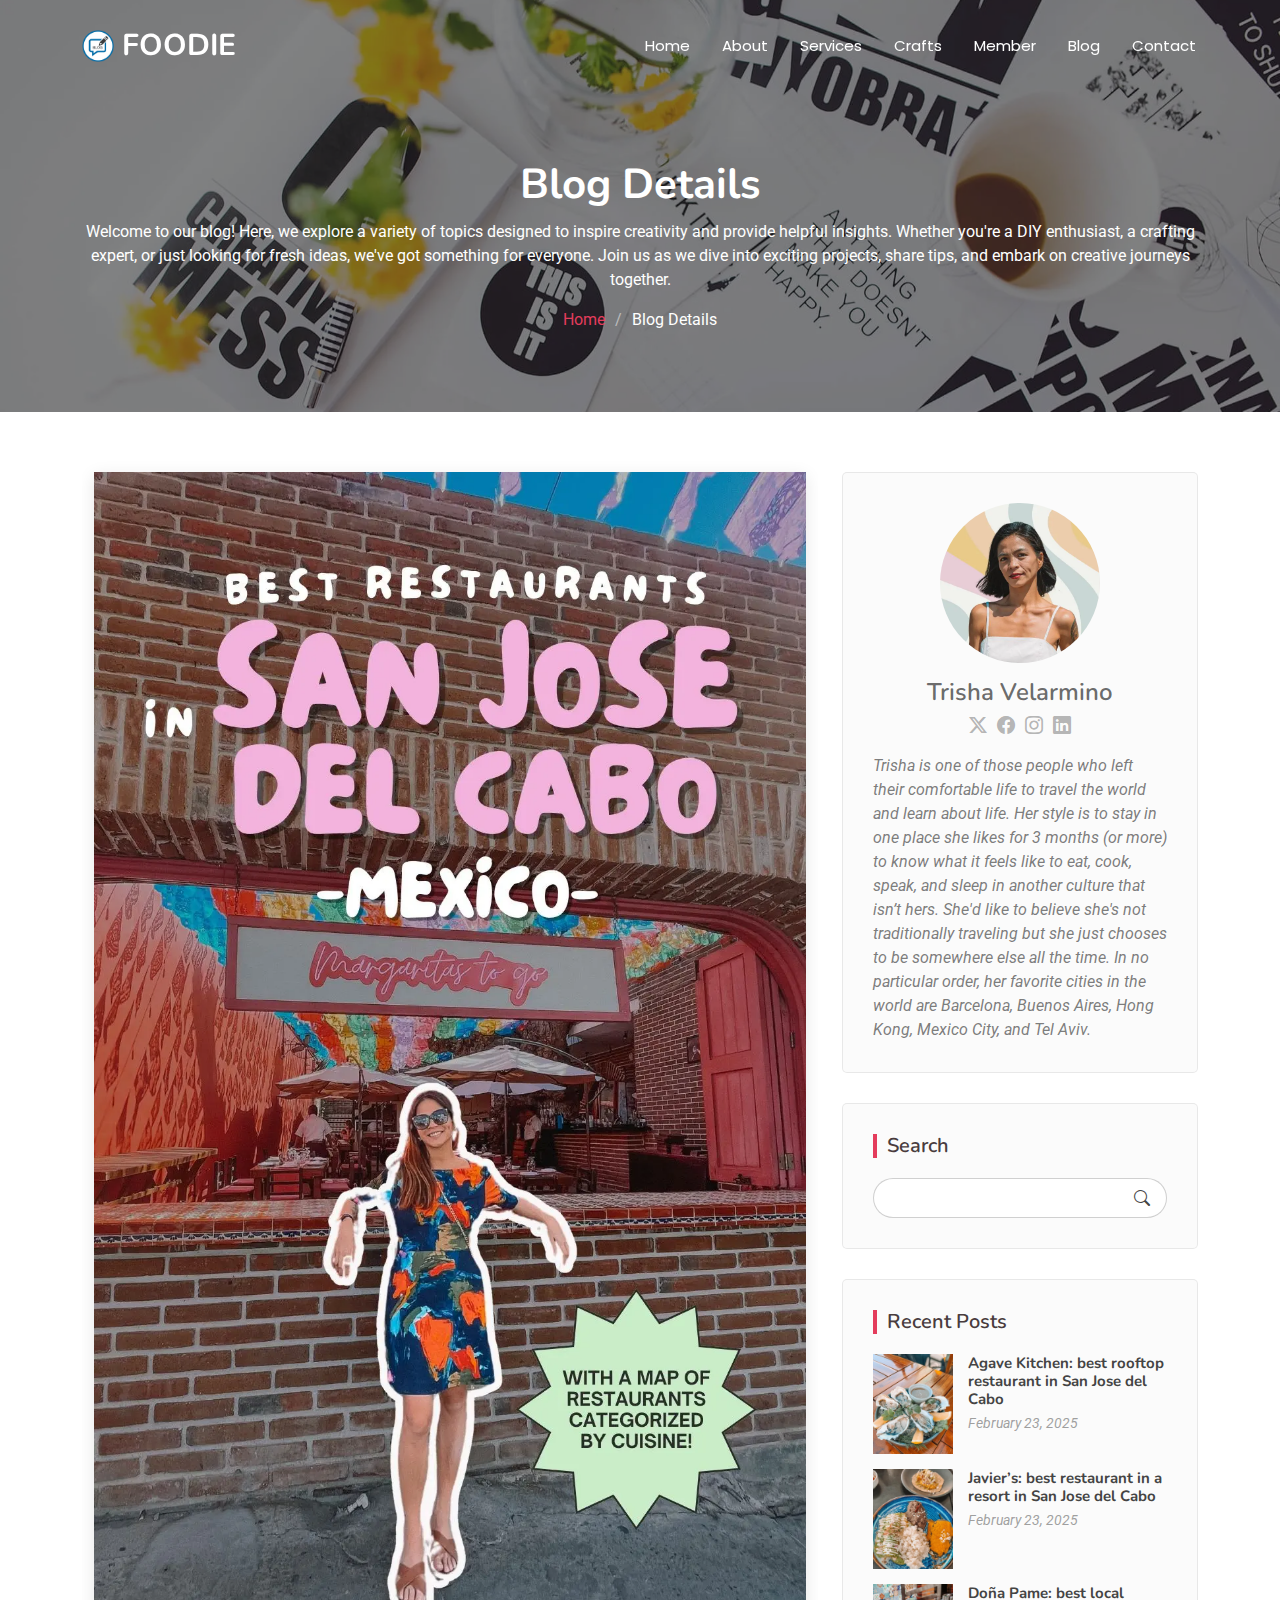
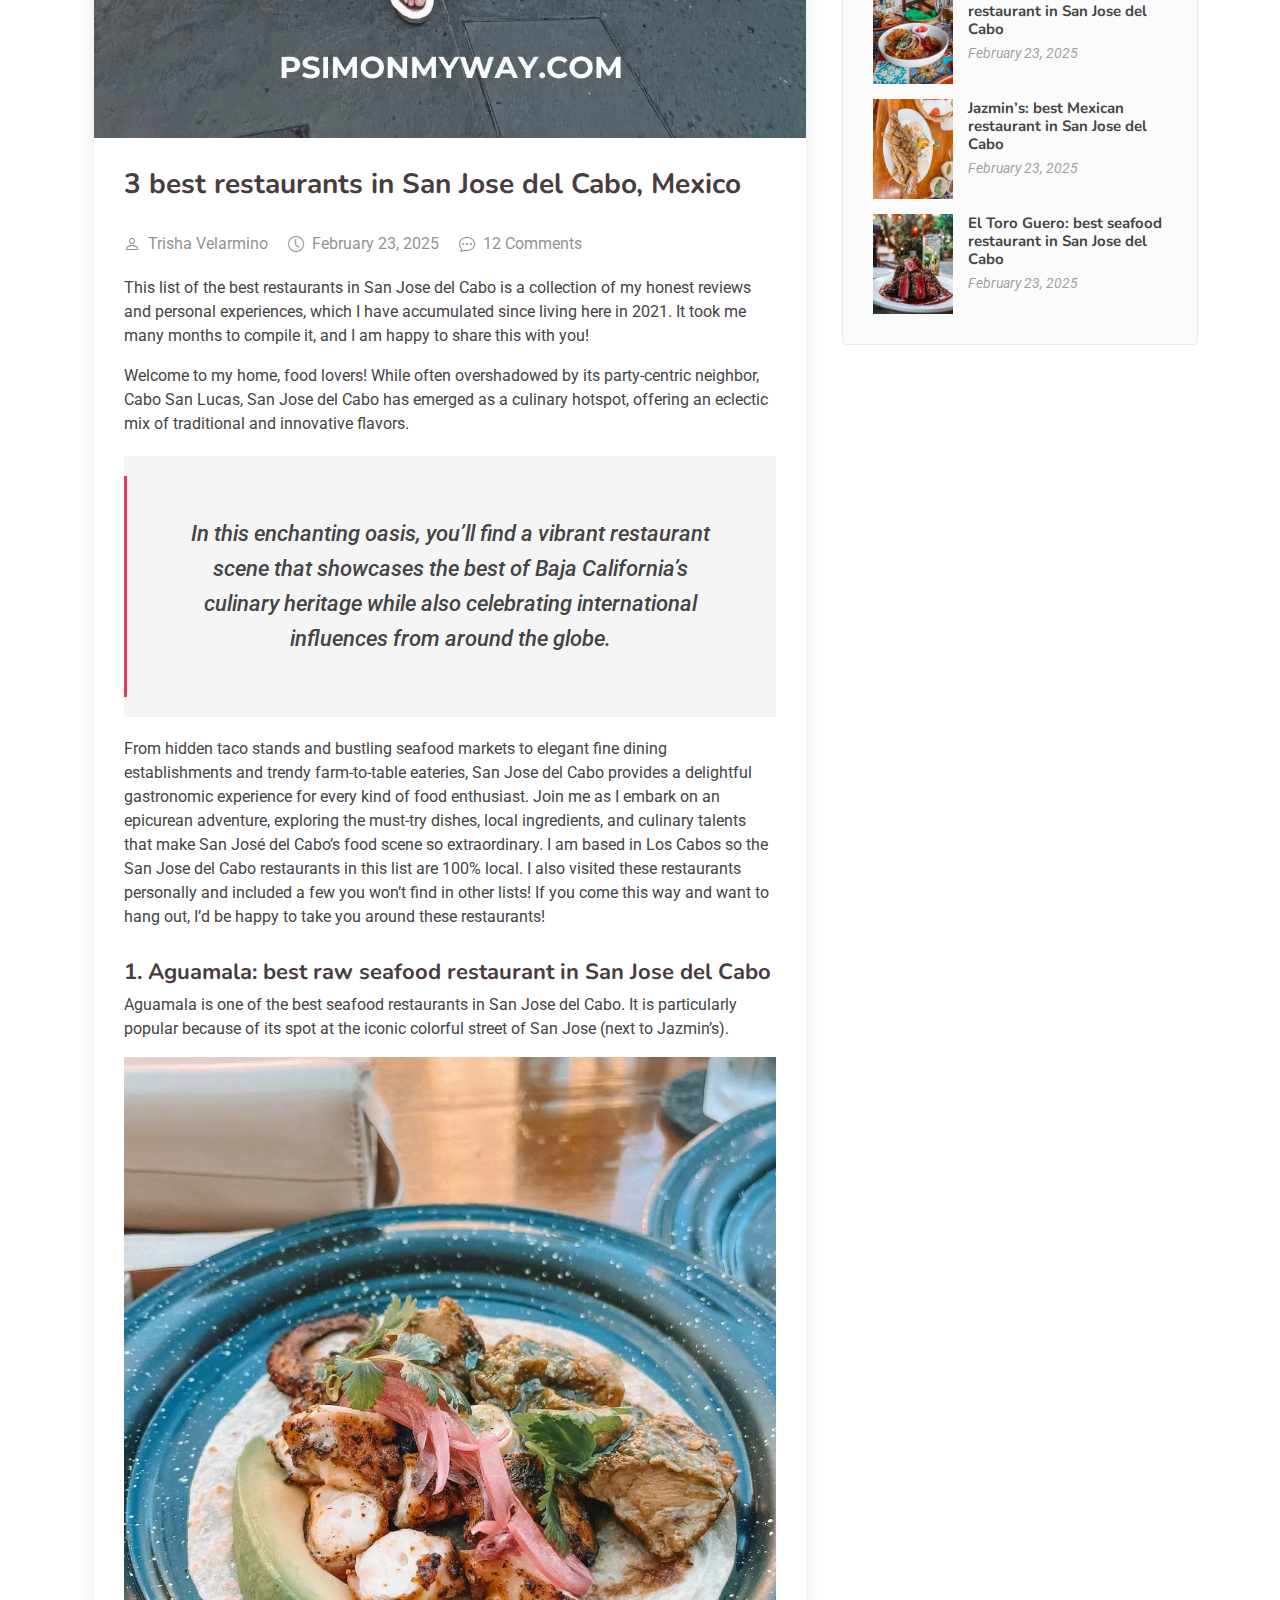
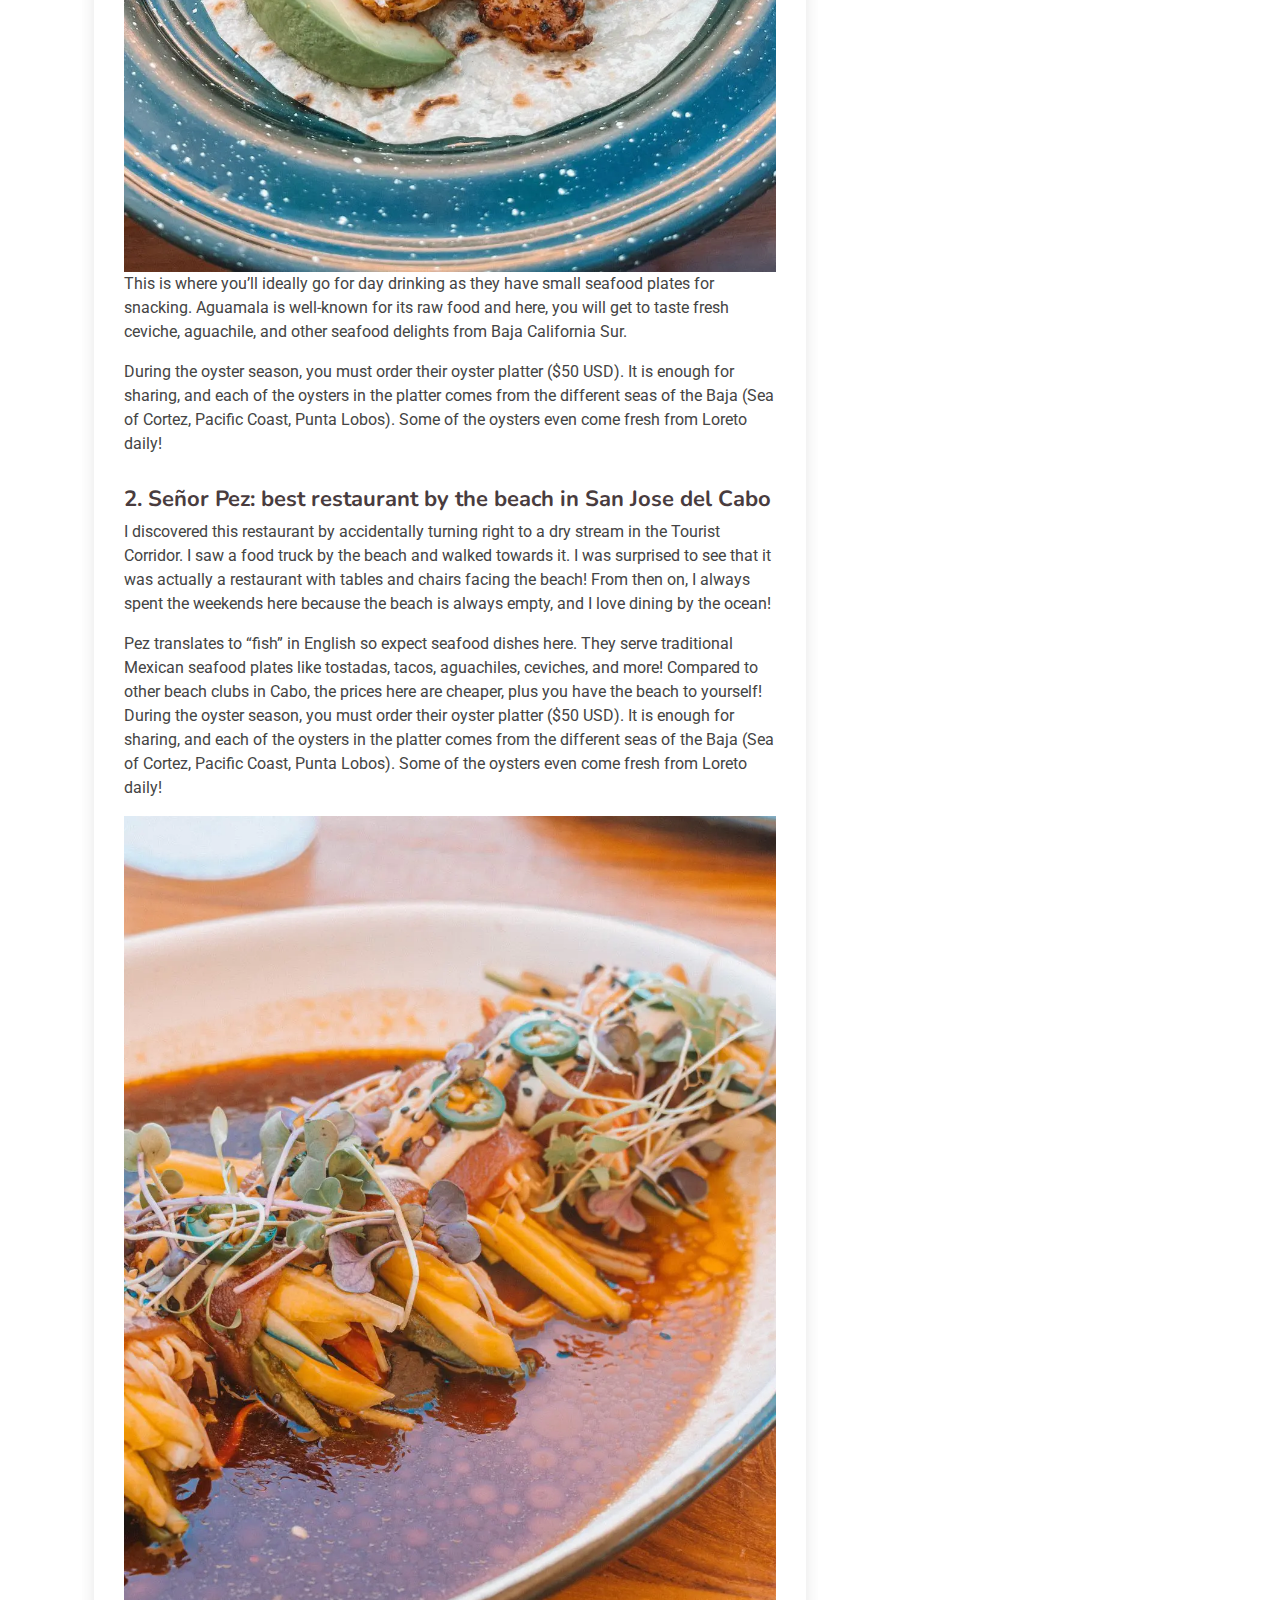
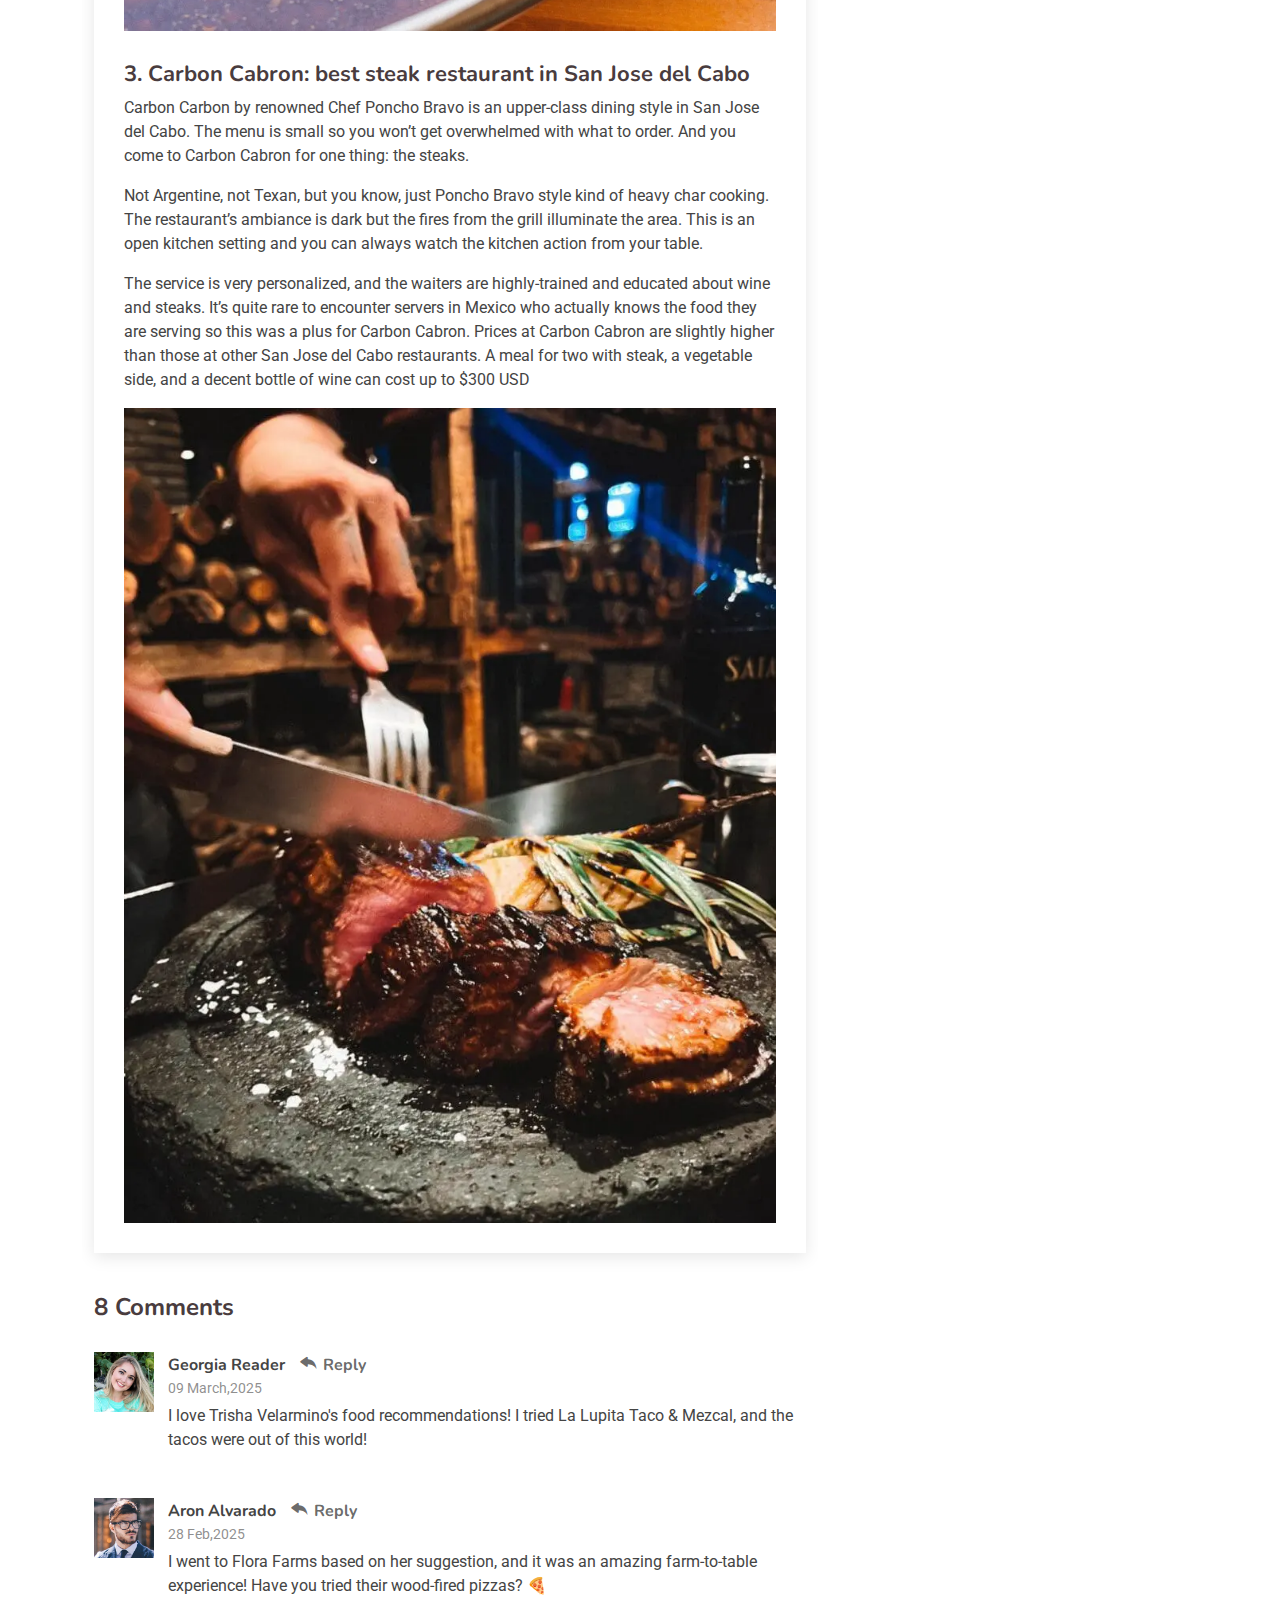
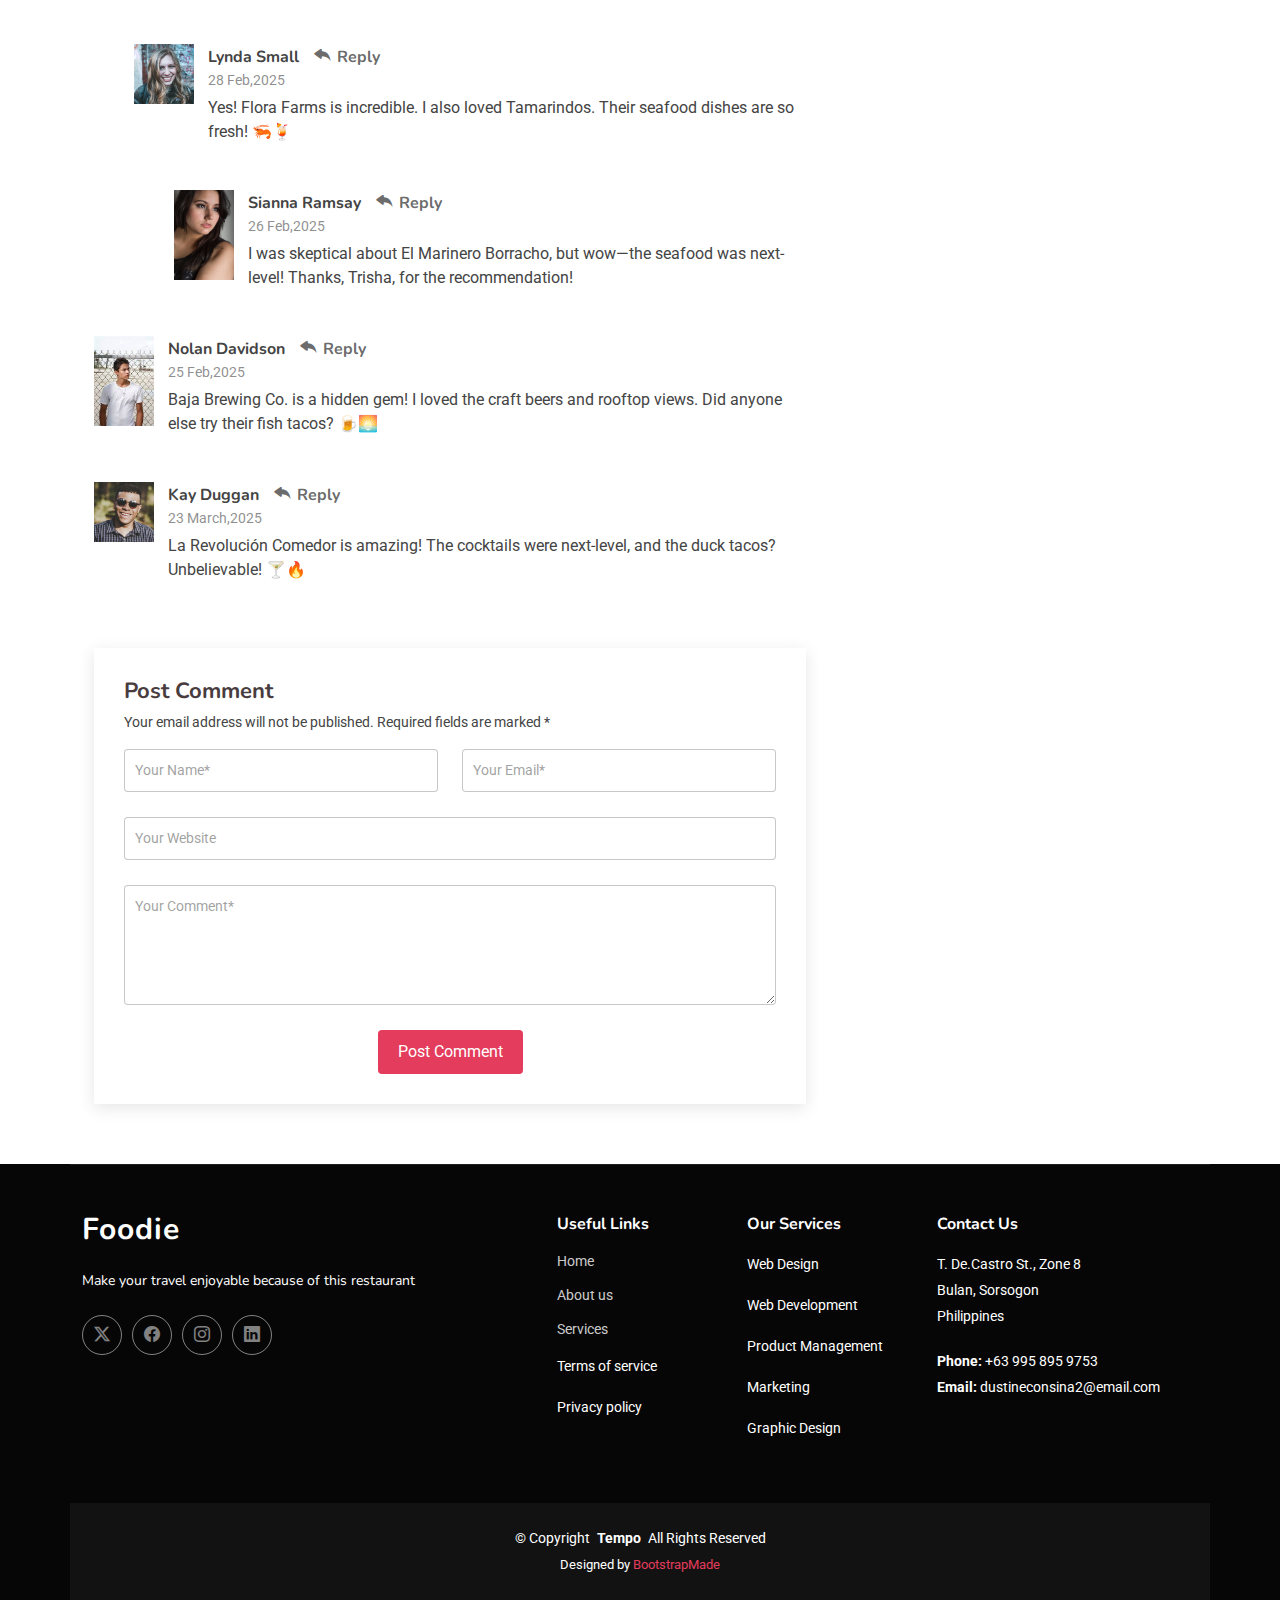
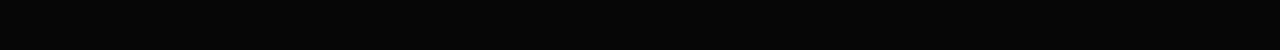
<file: blog-details.html>
<!DOCTYPE html>
<html lang="en">

<head>
  <meta charset="utf-8">
  <meta content="width=device-width, initial-scale=1.0" name="viewport">
  <title>3 best restaurants in San Jose del Cabo, Mexico</title>
  <meta name="description" content="">
  <meta name="keywords" content="">

  <!-- Favicons -->
  <link href="assets/img/favicon.png" rel="icon">
  <link href="assets/img/apple-touch-icon.png" rel="apple-touch-icon">

  <!-- Fonts -->
  <link href="https://fonts.googleapis.com" rel="preconnect">
  <link href="https://fonts.gstatic.com" rel="preconnect" crossorigin>
  <link href="https://fonts.googleapis.com/css2?family=Roboto:ital,wght@0,100;0,300;0,400;0,500;0,700;0,900;1,100;1,300;1,400;1,500;1,700;1,900&family=Poppins:ital,wght@0,100;0,200;0,300;0,400;0,500;0,600;0,700;0,800;0,900;1,100;1,200;1,300;1,400;1,500;1,600;1,700;1,800;1,900&family=Nunito:ital,wght@0,200;0,300;0,400;0,500;0,600;0,700;0,800;0,900;1,200;1,300;1,400;1,500;1,600;1,700;1,800;1,900&display=swap" rel="stylesheet">

  <!-- Vendor CSS Files -->
  <link href="assets/vendor/bootstrap/css/bootstrap.min.css" rel="stylesheet">
  <link href="assets/vendor/bootstrap-icons/bootstrap-icons.css" rel="stylesheet">
  <link href="assets/vendor/aos/aos.css" rel="stylesheet">
  <link href="assets/vendor/glightbox/css/glightbox.min.css" rel="stylesheet">
  <link href="assets/vendor/swiper/swiper-bundle.min.css" rel="stylesheet">

  <!-- Main CSS File -->
  <link href="assets/css/main.css" rel="stylesheet">

  <!-- =======================================================
  * Template Name: Tempo
  * Template URL: https://bootstrapmade.com/tempo-free-onepage-bootstrap-theme/
  * Updated: Aug 07 2024 with Bootstrap v5.3.3
  * Author: BootstrapMade.com
  * License: https://bootstrapmade.com/license/
  ======================================================== -->
</head>

<body class="blog-details-page">

  <header id="header" class="header d-flex align-items-center fixed-top">
    <div class="container-fluid container-xl position-relative d-flex align-items-center justify-content-between">

      <a href="index.html" class="logo d-flex align-items-center">
        <!-- Uncomment the line below if you also wish to use an image logo -->
        <img src="assets/img/BLOGLOGO.png" alt="">
        <h1 class="sitename">Foodie</h1>
      </a>

      <nav id="navmenu" class="navmenu">
        <ul>
          <li><a href="#hero">Home</a></li>
          <li><a href="#about">About</a></li>
          <li><a href="#services">Services</a></li>
          <li><a href="#portfolio">Crafts</a></li>
          <li><a href="#team">Member</a></li>
          <li><a href="blog.html">Blog</a></li>
          <li><a href="#contact">Contact</a></li>
        </ul>
        <i class="mobile-nav-toggle d-xl-none bi bi-list"></i>
      </nav>

    </div>
  </header>

  <main class="main">

    <!-- Page Title -->
    <div class="page-title dark-background" style="background-image: url(assets/img/page-title-bg.webp);">
      <div class="container position-relative">
        <h1>Blog Details</h1>
        <p>Welcome to our blog! Here, we explore a variety of topics designed to inspire creativity and provide helpful insights. Whether you're a DIY enthusiast, a crafting expert, or just looking for fresh ideas, we've got something for everyone. Join us as we dive into exciting projects, share tips, and embark on creative journeys together.</p>
        <nav class="breadcrumbs">
          <ol>
            <li><a href="index.html">Home</a></li>
            <li class="current">Blog Details</li>
          </ol>
        </nav>
      </div>
    </div><!-- End Page Title -->

    <div class="container">
      <div class="row">

        <div class="col-lg-8">

          <!-- Blog Details Section -->
          <section id="blog-details" class="blog-details section">
            <div class="container">

              <article class="article">

                <div class="post-img">
                  <img src="assets/img/blog/blog1.webp" alt="" class="img-fluid">
                </div>

                <h2 class="title">3 best restaurants in San Jose del Cabo, Mexico</h2>

                <div class="meta-top">
                  <ul>
                    <li class="d-flex align-items-center"><i class="bi bi-person"></i>Trisha Velarmino</a></li>
                    <li class="d-flex align-items-center"><i class="bi bi-clock"></i><time datetime="2020-01-01"> February 23, 2025 </time></a></li>
                    <li class="d-flex align-items-center"><i class="bi bi-chat-dots"></i>12 Comments</a></li>
                  </ul>
                </div><!-- End meta top -->

                <div class="content">
                  <p>
                    This list of the best restaurants in San Jose del Cabo is a collection of my honest reviews and personal experiences, which I have accumulated since living here in 2021. It took me many months to compile it, and I am happy to share this with you!
                  </p>

                  <p>
                    Welcome to my home, food lovers! While often overshadowed by its party-centric neighbor, Cabo San Lucas, San Jose del Cabo has emerged as a culinary hotspot, offering an eclectic mix of traditional and innovative flavors.
                  </p>

                  <blockquote>
                    <p>
                      In this enchanting oasis, you’ll find a vibrant restaurant scene that showcases the best of Baja California’s culinary heritage while also celebrating international influences from around the globe.
                    </p>
                  </blockquote>

                  <p>
                    From hidden taco stands and bustling seafood markets to elegant fine dining establishments and trendy farm-to-table eateries, San Jose del Cabo provides a delightful gastronomic experience for every kind of food enthusiast.
                    Join me as I embark on an epicurean adventure, exploring the must-try dishes, local ingredients, and culinary talents that make San José del Cabo’s food scene so extraordinary.
                    I am based in Los Cabos so the San Jose del Cabo restaurants in this list are 100% local. I also visited these restaurants personally and included a few you won’t find in other lists! If you come this way and want to hang out, I’d be happy to take you around these restaurants!
                  </p>

                  <h3>1. Aguamala: best raw seafood restaurant in San Jose del Cabo</h3>
                  <p>
                    Aguamala is one of the best seafood restaurants in San Jose del Cabo. It is particularly popular because of its spot at the iconic colorful street of San Jose (next to Jazmin’s).
                  </p>
                  <img src="assets/img/blog/Aguamala.webp" class="img-fluid" alt="">

                  <p>
                    This is where you’ll ideally go for day drinking as they have small seafood plates for snacking. Aguamala is well-known for its raw food and here, you will get to taste fresh ceviche, aguachile, and other seafood delights from Baja California Sur.
                  </p>
                  <p>
                    During the oyster season, you must order their oyster platter ($50 USD). It is enough for sharing, and each of the oysters in the platter comes from the different seas of the Baja (Sea of Cortez, Pacific Coast, Punta Lobos). Some of the oysters even come fresh from Loreto daily!
                  </p>


                  <h3>2. Señor Pez: best restaurant by the beach in San Jose del Cabo</h3>
                  <p>
                    I discovered this restaurant by accidentally turning right to a dry stream in the Tourist Corridor. I saw a food truck by the beach and walked towards it. I was surprised to see that it was actually a restaurant with tables and chairs facing the beach! From then on, I always spent the weekends here because the beach is always empty, and I love dining by the ocean!
                  </p>
                  <p>
                    Pez translates to “fish” in English so expect seafood dishes here. They serve traditional Mexican seafood plates like tostadas, tacos, aguachiles, ceviches, and more! Compared to other beach clubs in Cabo, the prices here are cheaper, plus you have the beach to yourself!
  
                    During the oyster season, you must order their oyster platter ($50 USD). It is enough for sharing, and each of the oysters in the platter comes from the different seas of the Baja (Sea of Cortez, Pacific Coast, Punta Lobos). Some of the oysters even come fresh from Loreto daily!
                  </p>
                  <img src="assets/img/blog/Senor-Pez.webp" class="img-fluid" alt="">



                  <h3>3. Carbon Cabron: best steak restaurant in San Jose del Cabo</h3>
                  <p>
                    Carbon Carbon by renowned Chef Poncho Bravo is an upper-class dining style in San Jose del Cabo. The menu is small so you won’t get overwhelmed with what to order. And you come to Carbon Cabron for one thing: the steaks.
                  </p>
                  <p>
                    Not Argentine, not Texan, but you know, just Poncho Bravo style kind of heavy char cooking. The restaurant’s ambiance is dark but the fires from the grill illuminate the area. This is an open kitchen setting and you can always watch the kitchen action from your table.
                  </p>
                  <p>
                    The service is very personalized, and the waiters are highly-trained and educated about wine and steaks. It’s quite rare to encounter servers in Mexico who actually knows the food they are serving so this was a plus for Carbon Cabron.
                    Prices at Carbon Cabron are slightly higher than those at other San Jose del Cabo restaurants. A meal for two with steak, a vegetable side, and a decent bottle of wine can cost up to $300 USD
                  </p>
                  <img src="assets/img/blog/Carbon-Cabron.webp" class="img-fluid" alt="">
  

                </div><!-- End post content -->


              </article>

            </div>
          </section><!-- /Blog Details Section -->

          <!-- Blog Comments Section -->
          <section id="blog-comments" class="blog-comments section">

            <div class="container">

              <h4 class="comments-count">8 Comments</h4>

              <div id="comment-1" class="comment">
                <div class="d-flex">
                  <div class="comment-img"><img src="assets/img/blog/comments-1.jpg" alt=""></div>
                  <div>
                    <h5><a href="">Georgia Reader</a> <a href="#" class="reply"><i class="bi bi-reply-fill"></i> Reply</a></h5>
                    <time datetime="2020-01-01">09 March,2025</time>
                    <p>
                      I love Trisha Velarmino's food recommendations! I tried La Lupita Taco & Mezcal, and the tacos were out of this world!
                    </p>
                  </div>
                </div>
              </div><!-- End comment #1 -->

              <div id="comment-2" class="comment">
                <div class="d-flex">
                  <div class="comment-img"><img src="assets/img/blog/comments-2.jpg" alt=""></div>
                  <div>
                    <h5><a href="">Aron Alvarado</a> <a href="#" class="reply"><i class="bi bi-reply-fill"></i> Reply</a></h5>
                    <time datetime="2020-01-01">28 Feb,2025</time>
                    <p>
                      I went to Flora Farms based on her suggestion, and it was an amazing farm-to-table experience! Have you tried their wood-fired pizzas? 🍕
                    </p>
                  </div>
                </div>

                <div id="comment-reply-1" class="comment comment-reply">
                  <div class="d-flex">
                    <div class="comment-img"><img src="assets/img/blog/comments-3.jpg" alt=""></div>
                    <div>
                      <h5><a href="">Lynda Small</a> <a href="#" class="reply"><i class="bi bi-reply-fill"></i> Reply</a></h5>
                      <time datetime="2020-01-01">28 Feb,2025</time>
                      <p>
                       Yes! Flora Farms is incredible. I also loved Tamarindos. Their seafood dishes are so fresh! 🦐🍹
                      </p>
                    </div>
                  </div>

                  <div id="comment-reply-2" class="comment comment-reply">
                    <div class="d-flex">
                      <div class="comment-img"><img src="assets/img/blog/comments-4.jpg" alt=""></div>
                      <div>
                        <h5><a href="">Sianna Ramsay</a> <a href="#" class="reply"><i class="bi bi-reply-fill"></i> Reply</a></h5>
                        <time datetime="2020-01-01">26 Feb,2025</time>
                        <p>
                          I was skeptical about El Marinero Borracho, but wow—the seafood was next-level! Thanks, Trisha, for the recommendation! 
                        </p>
                      </div>
                    </div>

                  </div><!-- End comment reply #2-->

                </div><!-- End comment reply #1-->

              </div><!-- End comment #2-->

              <div id="comment-3" class="comment">
                <div class="d-flex">
                  <div class="comment-img"><img src="assets/img/blog/comments-5.jpg" alt=""></div>
                  <div>
                    <h5><a href="">Nolan Davidson</a> <a href="#" class="reply"><i class="bi bi-reply-fill"></i> Reply</a></h5>
                    <time datetime="2020-01-01">25 Feb,2025</time>
                    <p>       
                    Baja Brewing Co. is a hidden gem! I loved the craft beers and rooftop views. Did anyone else try their fish tacos? 🍺🌅
                    </p>
                  </div>
                </div>

              </div><!-- End comment #3 -->

              <div id="comment-4" class="comment">
                <div class="d-flex">
                  <div class="comment-img"><img src="assets/img/blog/comments-6.jpg" alt=""></div>
                  <div>
                    <h5><a href="">Kay Duggan</a> <a href="#" class="reply"><i class="bi bi-reply-fill"></i> Reply</a></h5>
                    <time datetime="2020-01-01">23 March,2025</time>
                    <p>
                      La Revolución Comedor is amazing! The cocktails were next-level, and the duck tacos? Unbelievable! 🍸🔥
                    </p>
                  </div>
                </div>

              </div><!-- End comment #4 -->

            </div>

          </section><!-- /Blog Comments Section -->

          <!-- Comment Form Section -->
          <section id="comment-form" class="comment-form section">
            <div class="container">

              <form action="">

                <h4>Post Comment</h4>
                <p>Your email address will not be published. Required fields are marked * </p>
                <div class="row">
                  <div class="col-md-6 form-group">
                    <input name="name" type="text" class="form-control" placeholder="Your Name*">
                  </div>
                  <div class="col-md-6 form-group">
                    <input name="email" type="text" class="form-control" placeholder="Your Email*">
                  </div>
                </div>
                <div class="row">
                  <div class="col form-group">
                    <input name="website" type="text" class="form-control" placeholder="Your Website">
                  </div>
                </div>
                <div class="row">
                  <div class="col form-group">
                    <textarea name="comment" class="form-control" placeholder="Your Comment*"></textarea>
                  </div>
                </div>

                <div class="text-center">
                  <button type="submit" class="btn btn-primary">Post Comment</button>
                </div>

              </form>

            </div>
          </section><!-- /Comment Form Section -->

        </div>

        <div class="col-lg-4 sidebar">

          <div class="widgets-container">

            <!-- Blog Author Widget -->
            <div class="blog-author-widget widget-item">

              <div class="d-flex flex-column align-items-center">
                <img src="assets/img/blog/Trisha-Profile.webp" class="rounded-circle flex-shrink-0" alt="">
                <h4>Trisha Velarmino</h4>
                <div class="social-links">
                  <a href="https://x.com/intent/post?url=https%3A%2F%2Fwww.psimonmyway.com%2Frestaurants-in-san-jose-del-cabo-mexico%2F"><i class="bi bi-twitter-x"></i></a>
                  <a href="https://www.facebook.com/sharer.php?u=https://www.psimonmyway.com/restaurants-in-san-jose-del-cabo-mexico/"><i class="bi bi-facebook"></i></a>
                  <a href="https://www.instagram.com/accounts/login/?next=%2Fpsimonmyway%2F&source=omni_redirect"><i class="biu bi-instagram"></i></a>
                  <a href="https://www.linkedin.com/uas/login?session_redirect=https%3A%2F%2Fwww.linkedin.com%2FshareArticle%3Fmini%3Dtrue%26url%3Dhttps%3A%2F%2Fwww.psimonmyway.com%2Frestaurants-in-san-jose-del-cabo-mexico%2F%26title%3D14%2520essential%2520restaurants%2520in%2520San%2520Jose%2520del%2520Cabo%252C%2520Mexico"><i class="biu bi-linkedin"></i></a>
                </div>

                <p>
                  Trisha is one of those people who left their comfortable life to travel the world and learn about life. Her style is to stay in one place she likes for 3 months (or more) to know what it feels like to eat, cook, speak, and sleep in another culture that isn’t hers. She'd like to believe she's not traditionally traveling but she just chooses to be somewhere else all the time. In no particular order, her favorite cities in the world are Barcelona, Buenos Aires, Hong Kong, Mexico City, and Tel Aviv.
                </p>

              </div>
            </div><!--/Blog Author Widget -->

            <!-- Search Widget -->
            <div class="search-widget widget-item">

              <h3 class="widget-title">Search</h3>
              <form action="">
                <input type="text">
                <button type="submit" title="Search"><i class="bi bi-search"></i></button>
              </form>

            </div><!--/Search Widget -->

            <!-- Recent Posts Widget -->
            <div class="recent-posts-widget widget-item">

              <h3 class="widget-title">Recent Posts</h3>

              <div class="post-item">
                <img src="assets/img/blog/4food.webp" alt="" class="flex-shrink-0">
                <div>
                  <h4><a href="blog-details.html">Agave Kitchen: best rooftop restaurant in San Jose del Cabo</a></h4>
                  <time datetime="2020-01-01">February 23, 2025</time>
                </div>
              </div><!-- End recent post item-->

              <div class="post-item">
                <img src="assets/img/blog/5food.webp" alt="" class="flex-shrink-0">
                <div>
                  <h4><a href="blog-details.html">Javier’s: best restaurant in a resort in San Jose del Cabo</a></h4>
                  <time datetime="2020-01-01">February 23, 2025</time>
                </div>
              </div><!-- End recent post item-->

              <div class="post-item">
                <img src="assets/img/blog/6food.webp" alt="" class="flex-shrink-0">
                <div>
                  <h4><a href="blog-details.html">Doña Pame: best local restaurant in San Jose del Cabo</a></h4>
                  <time datetime="2020-01-01">February 23, 2025</time>
                </div>
              </div><!-- End recent post item-->

              <div class="post-item">
                <img src="assets/img/blog/7food.webp" alt="" class="flex-shrink-0">
                <div>
                  <h4><a href="blog-details.html">Jazmin’s: best Mexican restaurant in San Jose del Cabo</a></h4>
                  <time datetime="2020-01-01">February 23, 2025</time>
                </div>
              </div><!-- End recent post item-->

              <div class="post-item">
                <img src="assets/img/blog/8food.webp" alt="" class="flex-shrink-0">
                <div>
                  <h4><a href="blog-details.html">El Toro Guero: best seafood restaurant in San Jose del Cabo</a></h4>
                  <time datetime="2020-01-01">February 23, 2025</time>
                </div>
              </div><!-- End recent post item-->

            </div><!--/Recent Posts Widget -->


          </div>

        </div>

      </div>
    </div>

  </main>

  <footer id="footer" class="footer dark-background">

    <div class="container footer-top">
      <div class="row gy-4">
        <div class="col-lg-5 col-md-12 footer-about">
          <a href="index.html" class="logo d-flex align-items-center">
            <span class="sitename">Foodie</span>
          </a>
          <p>Make your travel enjoyable because of this restaurant</p>
          <div class="social-links d-flex mt-4">
            <a href=""><i class="bi bi-twitter-x"></i></a>
            <a href=""><i class="bi bi-facebook"></i></a>
            <a href=""><i class="bi bi-instagram"></i></a>
            <a href=""><i class="bi bi-linkedin"></i></a>
          </div>
        </div>

        <div class="col-lg-2 col-6 footer-links">
          <h4>Useful Links</h4>
          <ul>
            <li><a href="#hero">Home</a></li>
            <li><a href="#about">About us</a></li>
            <li><a href="#services">Services</a></li>
            <li>Terms of service</li>
            <li>Privacy policy</li>
          </ul>
        </div>

        <div class="col-lg-2 col-6 footer-links">
          <h4>Our Services</h4>
          <ul>
            <li>Web Design</li>
            <li>Web Development</li>
            <li>Product Management</li>
            <li>Marketing</li>
            <li>Graphic Design</li>
          </ul>
        </div>

        <div class="col-lg-3 col-md-12 footer-contact text-center text-md-start">
          <h4>Contact Us</h4>
          <p>T. De.Castro St., Zone 8</p>
          <p>Bulan, Sorsogon</p>
          <p>Philippines</p>
          <p class="mt-4"><strong>Phone:</strong> <span>+63 995 895 9753</span></p>
          <p><strong>Email:</strong> <span>dustineconsina2@email.com</span></p>
        </div>

      </div>
    </div>

    <div class="container copyright text-center mt-4">
      <p>© <span>Copyright</span> <strong class="px-1 sitename">Tempo</strong> <span>All Rights Reserved</span></p>
      <div class="credits">
        <!-- All the links in the footer should remain intact. -->
        <!-- You can delete the links only if you've purchased the pro version. -->
        <!-- Licensing information: https://bootstrapmade.com/license/ -->
        <!-- Purchase the pro version with working PHP/AJAX contact form: [buy-url] -->
        Designed by <a href="https://bootstrapmade.com/">BootstrapMade</a>
      </div>
    </div>

  </footer>

  <!-- Scroll Top -->
  <a href="#" id="scroll-top" class="scroll-top d-flex align-items-center justify-content-center"><i class="bi bi-arrow-up-short"></i></a>

  <!-- Preloader -->
  <div id="preloader"></div>

  <!-- Vendor JS Files -->
  <script src="assets/vendor/bootstrap/js/bootstrap.bundle.min.js"></script>
  <script src="assets/vendor/php-email-form/validate.js"></script>
  <script src="assets/vendor/aos/aos.js"></script>
  <script src="assets/vendor/glightbox/js/glightbox.min.js"></script>
  <script src="assets/vendor/imagesloaded/imagesloaded.pkgd.min.js"></script>
  <script src="assets/vendor/isotope-layout/isotope.pkgd.min.js"></script>
  <script src="assets/vendor/swiper/swiper-bundle.min.js"></script>

  <!-- Main JS File -->
  <script src="assets/js/main.js"></script>

</body>

</html>
</file>
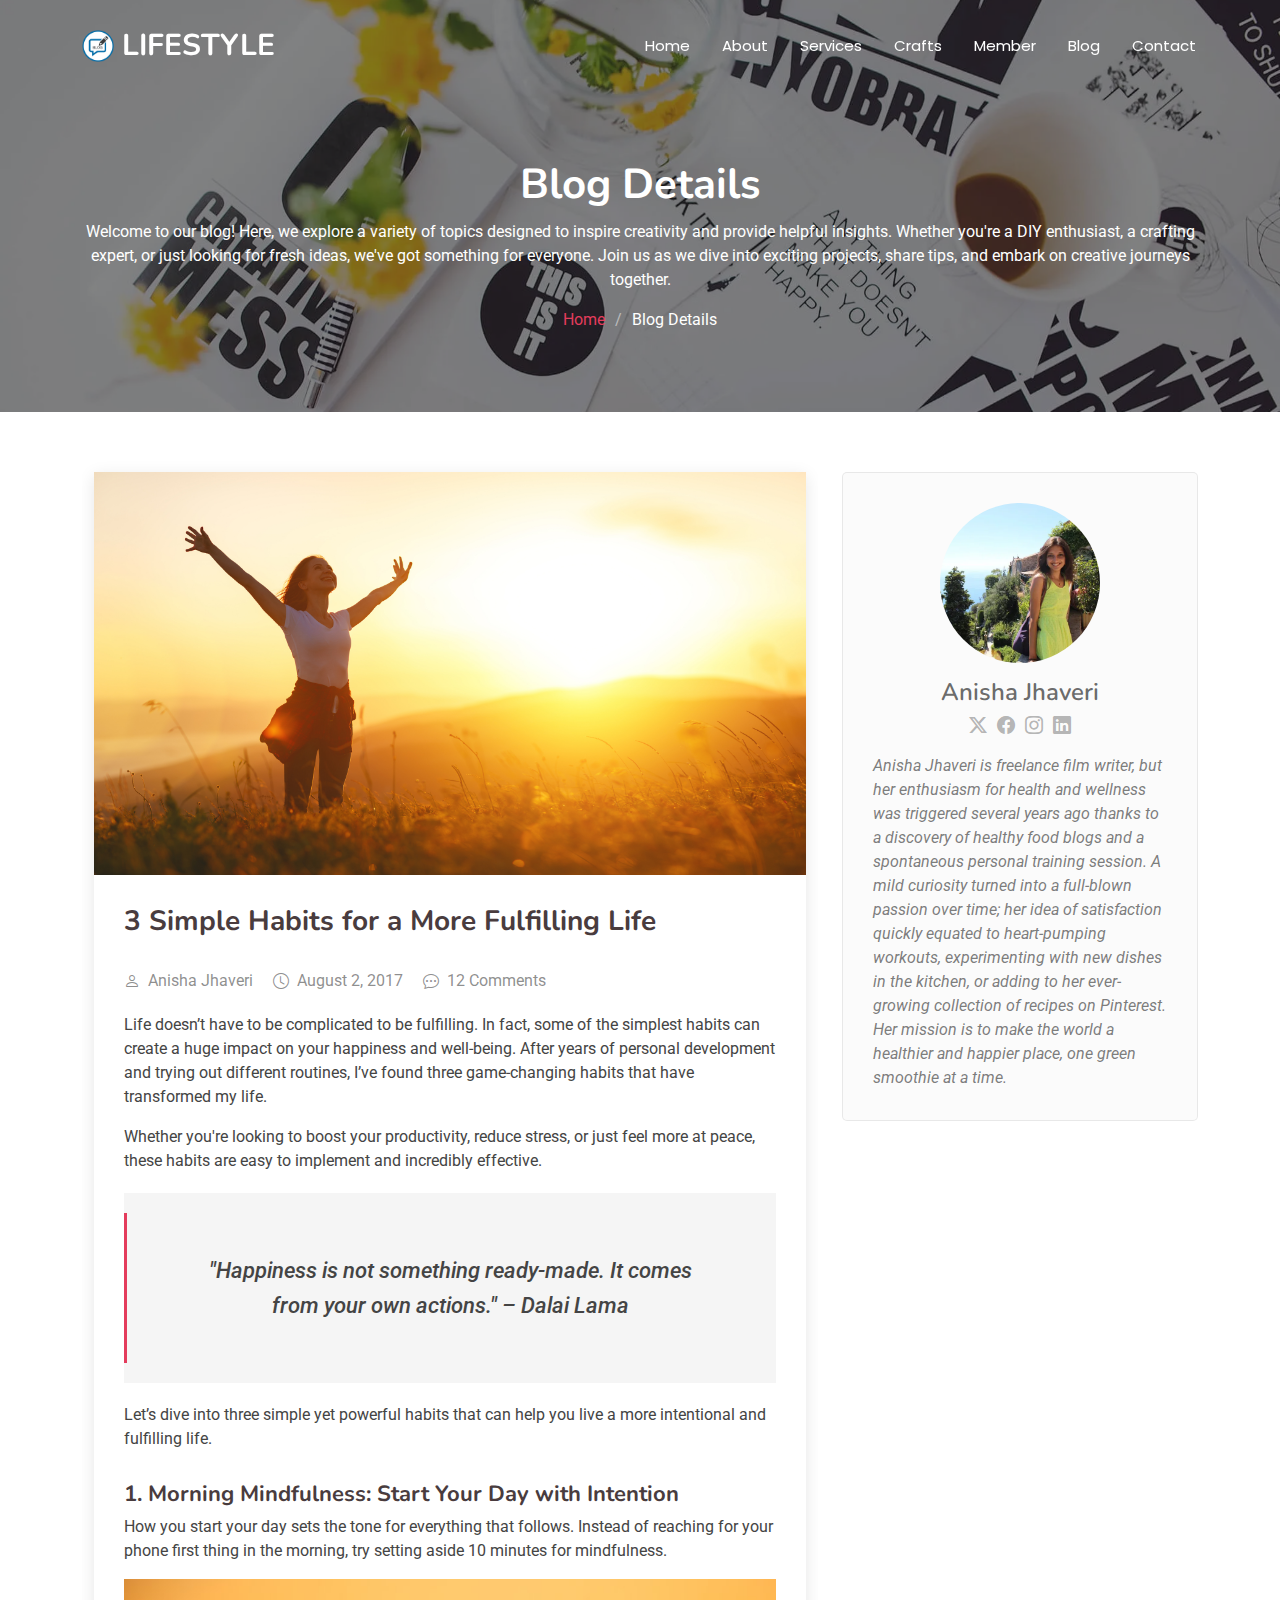
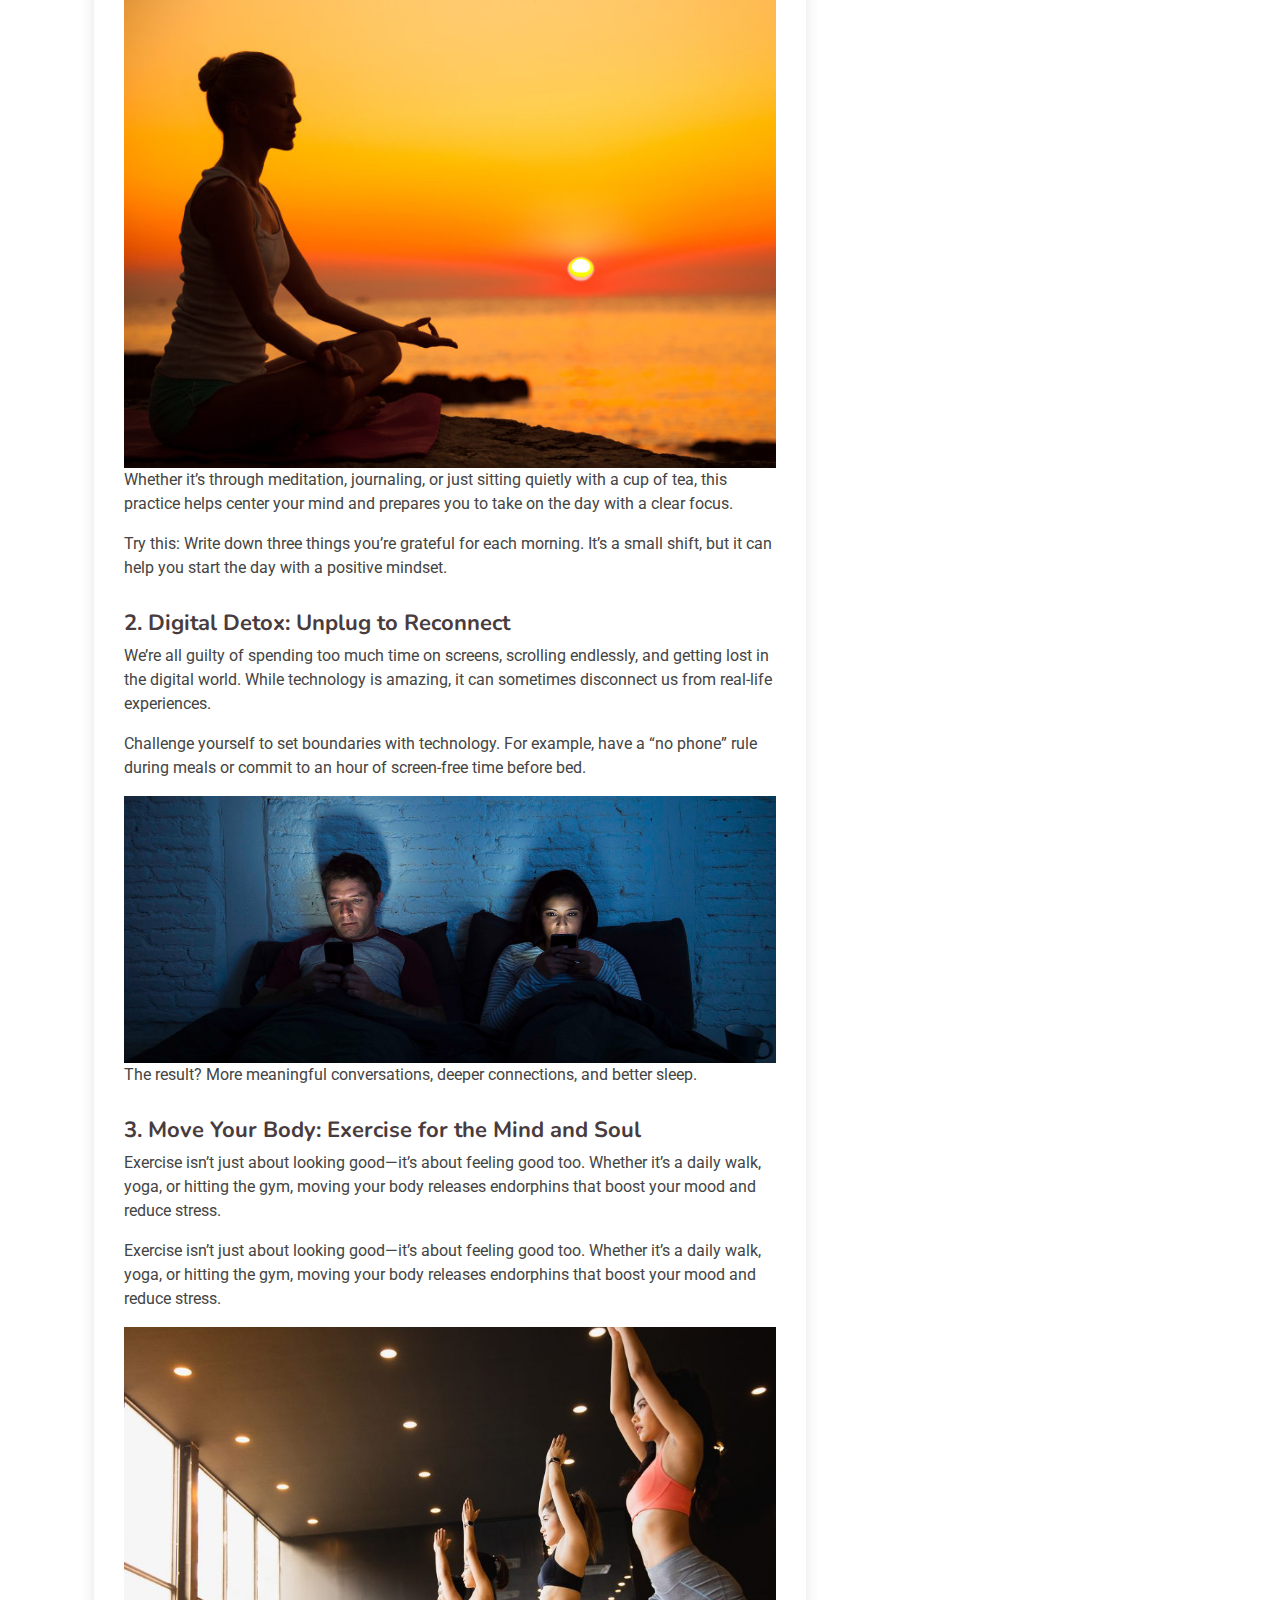
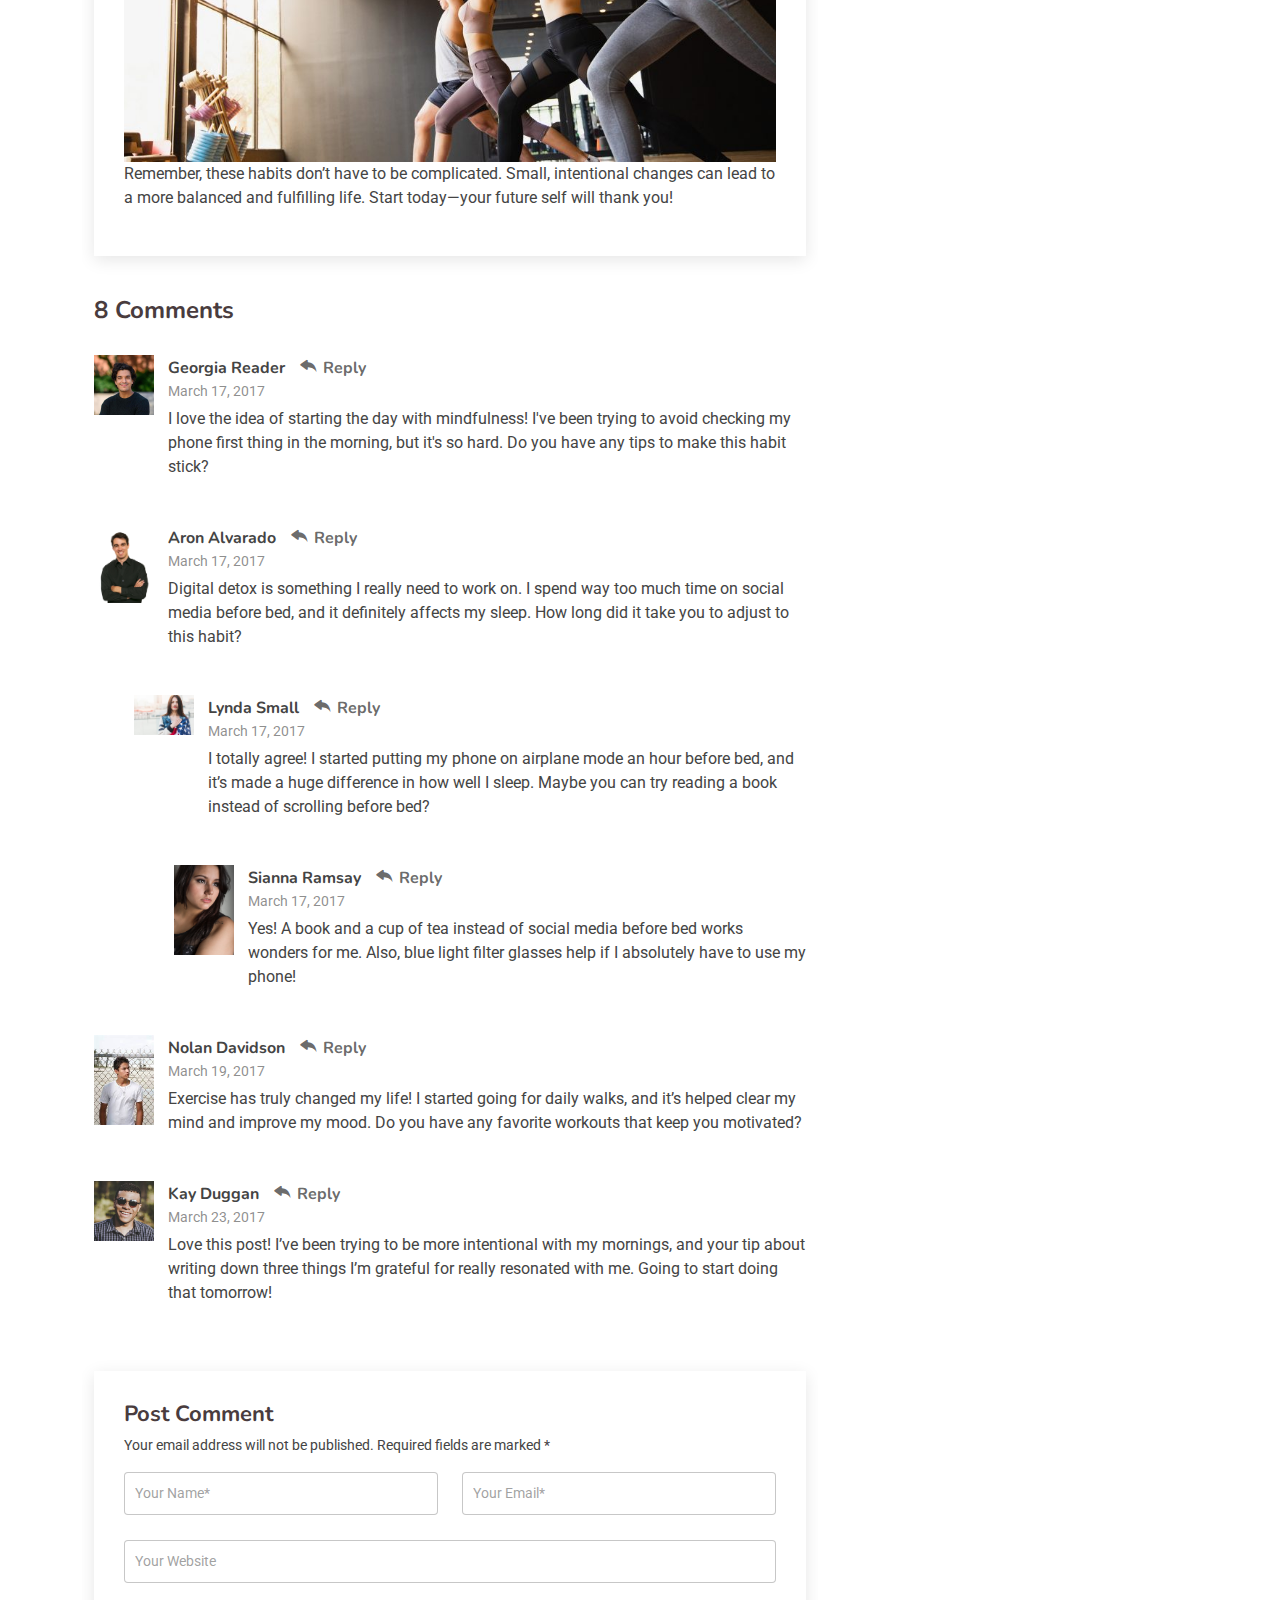
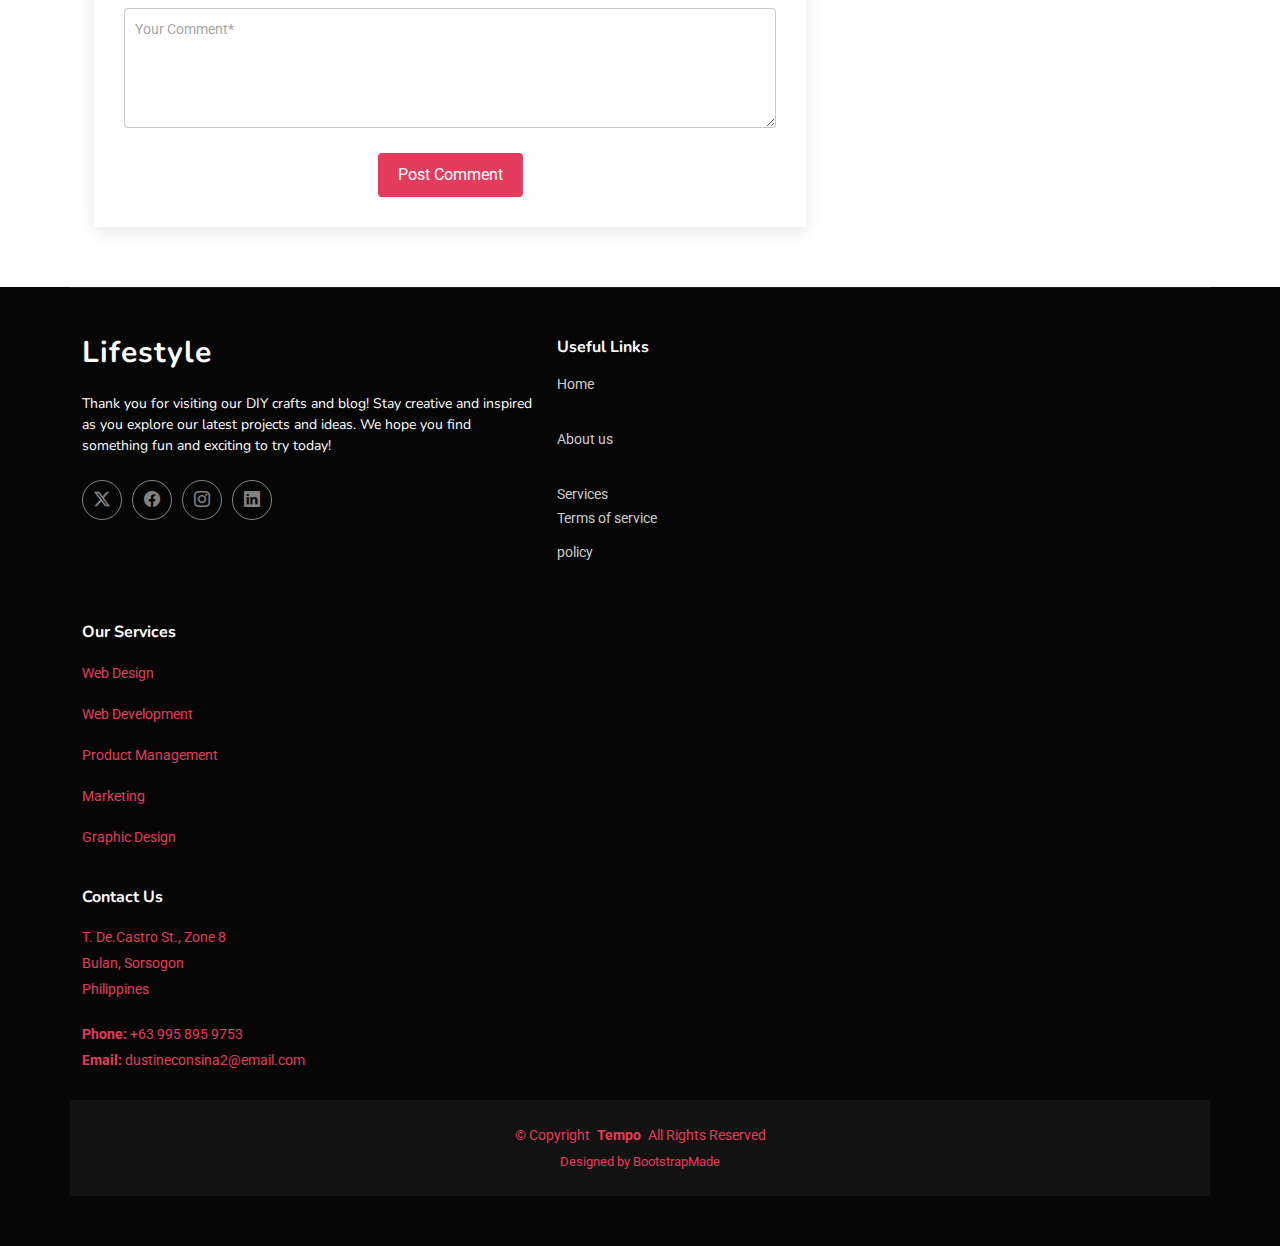
<file: blog-details2.html>
<!DOCTYPE html>
<html lang="en">

<head>
  <meta charset="utf-8">
  <meta content="width=device-width, initial-scale=1.0" name="viewport">
  <title>3 Simple Habits for a More Fulfilling Life</title>
  <meta name="description" content="">
  <meta name="keywords" content="">

  <!-- Favicons -->
  <link href="assets/img/favicon.png" rel="icon">
  <link href="assets/img/apple-touch-icon.png" rel="apple-touch-icon">

  <!-- Fonts -->
  <link href="https://fonts.googleapis.com" rel="preconnect">
  <link href="https://fonts.gstatic.com" rel="preconnect" crossorigin>
  <link href="https://fonts.googleapis.com/css2?family=Roboto:ital,wght@0,100;0,300;0,400;0,500;0,700;0,900;1,100;1,300;1,400;1,500;1,700;1,900&family=Poppins:ital,wght@0,100;0,200;0,300;0,400;0,500;0,600;0,700;0,800;0,900;1,100;1,200;1,300;1,400;1,500;1,600;1,700;1,800;1,900&family=Nunito:ital,wght@0,200;0,300;0,400;0,500;0,600;0,700;0,800;0,900;1,200;1,300;1,400;1,500;1,600;1,700;1,800;1,900&display=swap" rel="stylesheet">

  <!-- Vendor CSS Files -->
  <link href="assets/vendor/bootstrap/css/bootstrap.min.css" rel="stylesheet">
  <link href="assets/vendor/bootstrap-icons/bootstrap-icons.css" rel="stylesheet">
  <link href="assets/vendor/aos/aos.css" rel="stylesheet">
  <link href="assets/vendor/glightbox/css/glightbox.min.css" rel="stylesheet">
  <link href="assets/vendor/swiper/swiper-bundle.min.css" rel="stylesheet">

  <!-- Main CSS File -->
  <link href="assets/css/main.css" rel="stylesheet">

  <!-- =======================================================
  * Template Name: Tempo
  * Template URL: https://bootstrapmade.com/tempo-free-onepage-bootstrap-theme/
  * Updated: Aug 07 2024 with Bootstrap v5.3.3
  * Author: BootstrapMade.com
  * License: https://bootstrapmade.com/license/
  ======================================================== -->
</head>

<body class="blog-details-page">

  <header id="header" class="header d-flex align-items-center fixed-top">
    <div class="container-fluid container-xl position-relative d-flex align-items-center justify-content-between">

      <a href="index.html" class="logo d-flex align-items-center">
        <!-- Uncomment the line below if you also wish to use an image logo -->
        <img src="assets/img/BLOGLOGO.png" alt="">
        <h1 class="sitename">Lifestyle</h1>
      </a>

      <nav id="navmenu" class="navmenu">
        <ul>
          <li><a href="#hero">Home</a></li>
          <li><a href="#about">About</a></li>
          <li><a href="#services">Services</a></li>
          <li><a href="#portfolio">Crafts</a></li>
          <li><a href="#team">Member</a></li>
          <li><a href="blog.html">Blog</a></li>
          <li><a href="#contact">Contact</a></li>
        </ul>
        <i class="mobile-nav-toggle d-xl-none bi bi-list"></i>
      </nav>

    </div>
  </header>

  <main class="main">

    <!-- Page Title -->
    <div class="page-title dark-background" style="background-image: url(assets/img/page-title-bg.webp);">
      <div class="container position-relative">
        <h1>Blog Details</h1>
        <p>Welcome to our blog! Here, we explore a variety of topics designed to inspire creativity and provide helpful insights. Whether you're a DIY enthusiast, a crafting expert, or just looking for fresh ideas, we've got something for everyone. Join us as we dive into exciting projects, share tips, and embark on creative journeys together.</p>
        <nav class="breadcrumbs">
          <ol>
            <li><a href="index.html">Home</a></li>
            <li class="current">Blog Details</li>
          </ol>
        </nav>
      </div>
    </div><!-- End Page Title -->

    <div class="container">
      <div class="row">

        <div class="col-lg-8">

          <!-- Blog Details Section -->
          <section id="blog-details" class="blog-details section">
            <div class="container">

              <article class="article">

                <div class="post-img">
                  <img src="assets/img/blog/lifestyle-2.jpg" alt="" class="img-fluid">
                </div>

                <h2 class="title">3 Simple Habits for a More Fulfilling Life</h2>

                <div class="meta-top">
                  <ul>
                    <li class="d-flex align-items-center"><i class="bi bi-person"></i>Anisha Jhaveri</a></li>
                    <li class="d-flex align-items-center"><i class="bi bi-clock"></i><time datetime="2020-01-01">August 2, 2017</time></a></li>
                    <li class="d-flex align-items-center"><i class="bi bi-chat-dots"></i>12 Comments</a></li>
                  </ul>
                </div><!-- End meta top -->

                <div class="content">
                  <p>
                    
                  </p>

                  <p>
                    Life doesn’t have to be complicated to be fulfilling. In fact, some of the simplest habits can create a huge impact on your happiness and well-being. 
                    After years of personal development and trying out different routines, I’ve found three game-changing habits that have transformed my life.
                  </p>
                  <p>
                    Whether you're looking to boost your productivity, reduce stress, or just feel more at peace, these habits are easy to implement and incredibly effective.
                  </p>

                  <blockquote>
                    <p>
                      "Happiness is not something ready-made. It comes from your own actions." – Dalai Lama
                    </p>
                  </blockquote>

                  <p>
                    Let’s dive into three simple yet powerful habits that can help you live a more intentional and fulfilling life. 
                  </p>

                  <h3>1. Morning Mindfulness: Start Your Day with Intention</h3>
                  <p>
                    How you start your day sets the tone for everything that follows. Instead of reaching for your phone first thing in the morning, try setting aside 10 minutes for mindfulness.
                  </p>
                  <img src="assets/img/blog/mindfullness.jpg" class="img-fluid" alt="">
                  <p>
                    Whether it’s through meditation, journaling, or just sitting quietly with a cup of tea, this practice helps center your mind and prepares you to take on the day with a clear focus. 
                  </p>
                  <p>
                    Try this: Write down three things you’re grateful for each morning. It’s a small shift, but it can help you start the day with a positive mindset.
                  </p>


                  <h3>2. Digital Detox: Unplug to Reconnect</h3>
                  <p>
                    We’re all guilty of spending too much time on screens, scrolling endlessly, and getting lost in the digital world. While technology is amazing, it can sometimes disconnect us from real-life experiences.
                  </p>
                  <p>
                    Challenge yourself to set boundaries with technology. For example, have a “no phone” rule during meals or commit to an hour of screen-free time before bed.
                  </p>
                  <img src="assets/img/blog/digital detox 2.jpg" class="img-fluid" alt="">
              
                  <p>
                    The result? More meaningful conversations, deeper connections, and better sleep.
                  </p>

                  <h3>3. Move Your Body: Exercise for the Mind and Soul</h3>
                  <p>
                    Exercise isn’t just about looking good—it’s about feeling good too. Whether it’s a daily walk, yoga, or hitting the gym, moving your body releases endorphins that boost your mood and reduce stress.
                  </p>
                  <p>
                    Exercise isn’t just about looking good—it’s about feeling good too. Whether it’s a daily walk, yoga, or hitting the gym, moving your body releases endorphins that boost your mood and reduce stress.
                  </p>
                  <img src="assets/img/blog/exercise.jpg" class="img-fluid" alt="">
              
                  <p>
                    Remember, these habits don’t have to be complicated. Small, intentional changes can lead to a more balanced and fulfilling life. Start today—your future self will thank you!
                  </p>
                </div><!-- End post content -->

              </article>

            </div>
          </section><!-- /Blog Details Section -->

          <!-- Blog Comments Section -->
          <section id="blog-comments" class="blog-comments section">

            <div class="container">

              <h4 class="comments-count">8 Comments</h4>

              <div id="comment-1" class="comment">
                <div class="d-flex">
                  <div class="comment-img"><img src="assets/img/blog/comments-1.jpeg" alt=""></div>
                  <div>
                    <h5><a href="">Georgia Reader</a> <a href="#" class="reply"><i class="bi bi-reply-fill"></i> Reply</a></h5>
                    <time datetime="2020-01-01">March 17, 2017</time>
                    <p>
                      I love the idea of starting the day with mindfulness! I've been trying to avoid checking my phone first thing in the morning, but it's so hard. Do you have any tips to make this habit stick?
                    </p>
                  </div>
                </div>
              </div><!-- End comment #1 -->

              <div id="comment-2" class="comment">
                <div class="d-flex">
                  <div class="comment-img"><img src="assets/img/blog/comments-2.png" alt=""></div>
                  <div>
                    <h5><a href="">Aron Alvarado</a> <a href="#" class="reply"><i class="bi bi-reply-fill"></i> Reply</a></h5>
                    <time datetime="2020-01-01">March 17, 2017</time>
                    <p>
                      Digital detox is something I really need to work on. I spend way too much time on social media before bed, and it definitely affects my sleep. How long did it take you to adjust to this habit?
                    </p>
                  </div>
                </div>

                <div id="comment-reply-1" class="comment comment-reply">
                  <div class="d-flex">
                    <div class="comment-img"><img src="assets/img/blog/comments-3.avif" alt=""></div>
                    <div>
                      <h5><a href="">Lynda Small</a> <a href="#" class="reply"><i class="bi bi-reply-fill"></i> Reply</a></h5>
                      <time datetime="2020-01-01">March 17, 2017</time>
                      <p>
                        I totally agree! I started putting my phone on airplane mode an hour before bed, and it’s made a huge difference in how well I sleep. Maybe you can try reading a book instead of scrolling before bed?
                      </p>
                    </div>
                  </div>

                  <div id="comment-reply-2" class="comment comment-reply">
                    <div class="d-flex">
                      <div class="comment-img"><img src="assets/img/blog/comments-4.jpg" alt=""></div>
                      <div>
                        <h5><a href="">Sianna Ramsay</a> <a href="#" class="reply"><i class="bi bi-reply-fill"></i> Reply</a></h5>
                        <time datetime="2020-01-01">March 17, 2017</time>
                        <p>
                          Yes! A book and a cup of tea instead of social media before bed works wonders for me. Also, blue light filter glasses help if I absolutely have to use my phone!
                        </p>
                      </div>
                    </div>

                  </div><!-- End comment reply #2-->

                </div><!-- End comment reply #1-->

              </div><!-- End comment #2-->

              <div id="comment-3" class="comment">
                <div class="d-flex">
                  <div class="comment-img"><img src="assets/img/blog/comments-5.jpg" alt=""></div>
                  <div>
                    <h5><a href="">Nolan Davidson</a> <a href="#" class="reply"><i class="bi bi-reply-fill"></i> Reply</a></h5>
                    <time datetime="2020-01-01">March 19, 2017</time>
                    <p>
                      Exercise has truly changed my life! I started going for daily walks, and it’s helped clear my mind and improve my mood. Do you have any favorite workouts that keep you motivated?
                    </p>
                  </div>
                </div>

              </div><!-- End comment #3 -->

              <div id="comment-4" class="comment">
                <div class="d-flex">
                  <div class="comment-img"><img src="assets/img/blog/comments-6.jpg" alt=""></div>
                  <div>
                    <h5><a href="">Kay Duggan</a> <a href="#" class="reply"><i class="bi bi-reply-fill"></i> Reply</a></h5>
                    <time datetime="2020-01-01">March 23, 2017</time>
                    <p>
                      Love this post! I’ve been trying to be more intentional with my mornings, and your tip about writing down three things I’m grateful for really resonated with me. Going to start doing that tomorrow!
                    </p>
                  </div>
                </div>

              </div><!-- End comment #4 -->

            </div>

          </section><!-- /Blog Comments Section -->

          <!-- Comment Form Section -->
          <section id="comment-form" class="comment-form section">
            <div class="container">

              <form action="">

                <h4>Post Comment</h4>
                <p>Your email address will not be published. Required fields are marked * </p>
                <div class="row">
                  <div class="col-md-6 form-group">
                    <input name="name" type="text" class="form-control" placeholder="Your Name*">
                  </div>
                  <div class="col-md-6 form-group">
                    <input name="email" type="text" class="form-control" placeholder="Your Email*">
                  </div>
                </div>
                <div class="row">
                  <div class="col form-group">
                    <input name="website" type="text" class="form-control" placeholder="Your Website">
                  </div>
                </div>
                <div class="row">
                  <div class="col form-group">
                    <textarea name="comment" class="form-control" placeholder="Your Comment*"></textarea>
                  </div>
                </div>

                <div class="text-center">
                  <button type="submit" class="btn btn-primary">Post Comment</button>
                </div>

              </form>

            </div>
          </section><!-- /Comment Form Section -->

        </div>

        <div class="col-lg-4 sidebar">

          <div class="widgets-container">

            <!-- Blog Author Widget -->
            <div class="blog-author-widget widget-item">

              <div class="d-flex flex-column align-items-center">
                <img src="assets/img/blog/anisha-profile-pic.webp" class="rounded-circle flex-shrink-0" alt="">
                <h4>Anisha Jhaveri</h4>
                <div class="social-links">
                  <a href="https://x.com/#"><i class="bi bi-twitter-x"></i></a>
                  <a href="https://facebook.com/#"><i class="bi bi-facebook"></i></a>
                  <a href="https://instagram.com/#"><i class="biu bi-instagram"></i></a>
                  <a href="https://instagram.com/#"><i class="biu bi-linkedin"></i></a>
                </div>

                <p>
                  Anisha Jhaveri is freelance film writer, but her enthusiasm for health and wellness was triggered several years ago thanks to a discovery of healthy food blogs and a spontaneous personal training session. A mild curiosity turned into a full-blown passion over time; her idea of satisfaction quickly equated to heart-pumping workouts, experimenting with new dishes in the kitchen, or adding to her ever-growing collection of recipes on Pinterest. Her mission is to make the world a healthier and happier place, one green smoothie at a time.
                </p>

              </div>
            </div><!--/Blog Author Widget -->



  </main>

  <footer id="footer" class="footer dark-background">

    <div class="container footer-top">
      <div class="row gy-4">
        <div class="col-lg-5 col-md-12 footer-about">
          <a href="index.html" class="logo d-flex align-items-center">
            <span class="sitename">Lifestyle</span>
          </a>
          <p>Thank you for visiting our DIY crafts and blog! Stay creative and inspired as you explore our latest projects and ideas. We hope you find something fun and exciting to try today!</p>
          <div class="social-links d-flex mt-4">
            <a href=""><i class="bi bi-twitter-x"></i></a>
            <a href=""><i class="bi bi-facebook"></i></a>
            <a href=""><i class="bi bi-instagram"></i></a>
            <a href=""><i class="bi bi-linkedin"></i></a>
          </div>
        </div>

        <div class="col-lg-2 col-6 footer-links">
          <h4>Useful Links</h4>
          <ul>
            <li><a href="index.html">Home</li>
            <li><a href="#">About us</li>
            <li><a href="#">Services</li>
            <li>Terms of service</li>
            <li>policy</li>
          </ul>
        </div>

        <div class="col-lg-2 col-6 footer-links">
          <h4>Our Services</h4>
          <ul>
            <li>Web Design</li>
            <li>Web Development</li>
            <li>Product Management</li>
            <li>Marketing</li>
            <li>Graphic Design</li>
          </ul>
        </div>

        <div class="col-lg-3 col-md-12 footer-contact text-center text-md-start">
          <h4>Contact Us</h4>
          <p>T. De.Castro St., Zone 8</p>
          <p>Bulan, Sorsogon</p>
          <p>Philippines</p>
          <p class="mt-4"><strong>Phone:</strong> <span>+63 995 895 9753</span></p>
          <p><strong>Email:</strong> <span>dustineconsina2@email.com</span></p>
        </div>

      </div>
    </div>

    <div class="container copyright text-center mt-4">
      <p>© <span>Copyright</span> <strong class="px-1 sitename">Tempo</strong> <span>All Rights Reserved</span></p>
      <div class="credits">
        <!-- All the links in the footer should remain intact. -->
        <!-- You can delete the links only if you've purchased the pro version. -->
        <!-- Licensing information: https://bootstrapmade.com/license/ -->
        <!-- Purchase the pro version with working PHP/AJAX contact form: [buy-url] -->
        Designed by <a href="https://bootstrapmade.com/">BootstrapMade</a>
      </div>
    </div>

  </footer>

  <!-- Scroll Top -->
  <a href="#" id="scroll-top" class="scroll-top d-flex align-items-center justify-content-center"><i class="bi bi-arrow-up-short"></i></a>

  <!-- Preloader -->
  <div id="preloader"></div>

  <!-- Vendor JS Files -->
  <script src="assets/vendor/bootstrap/js/bootstrap.bundle.min.js"></script>
  <script src="assets/vendor/php-email-form/validate.js"></script>
  <script src="assets/vendor/aos/aos.js"></script>
  <script src="assets/vendor/glightbox/js/glightbox.min.js"></script>
  <script src="assets/vendor/imagesloaded/imagesloaded.pkgd.min.js"></script>
  <script src="assets/vendor/isotope-layout/isotope.pkgd.min.js"></script>
  <script src="assets/vendor/swiper/swiper-bundle.min.js"></script>

  <!-- Main JS File -->
  <script src="assets/js/main.js"></script>

</body>

</html>
</file>
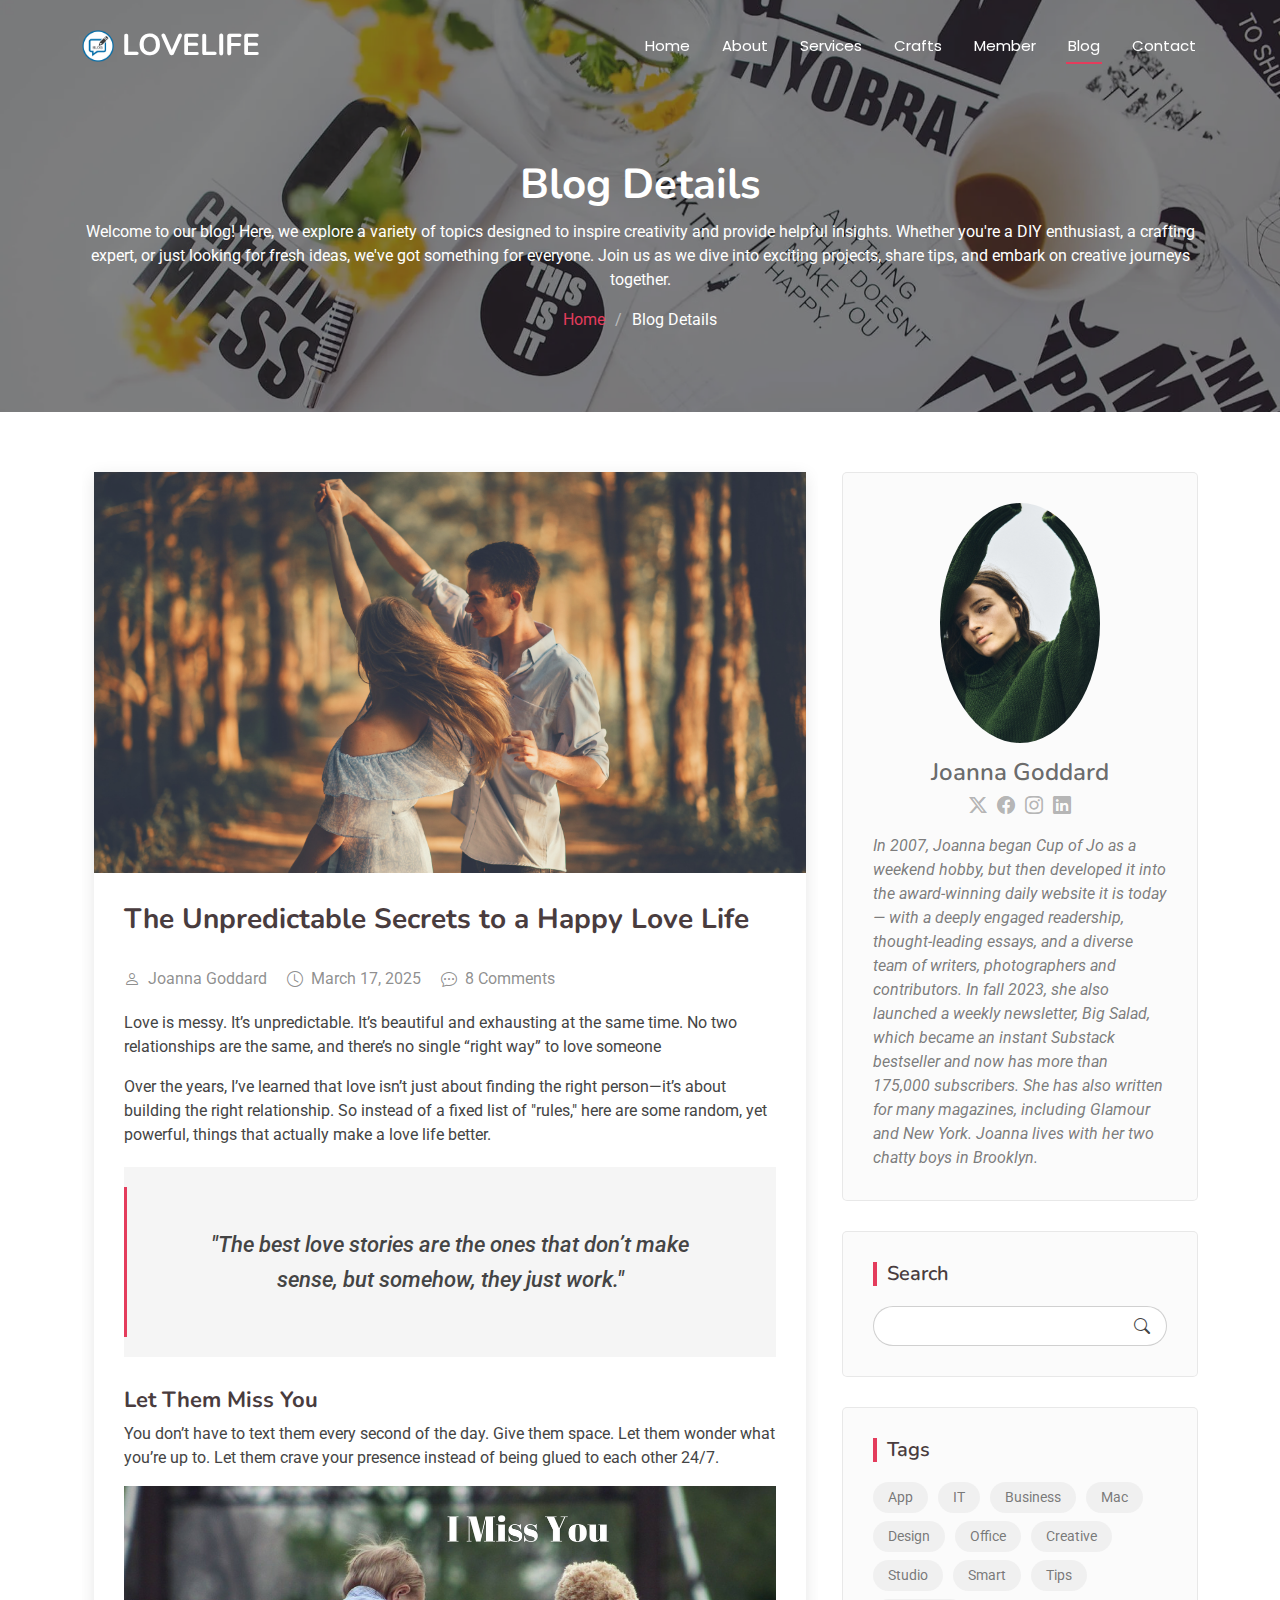
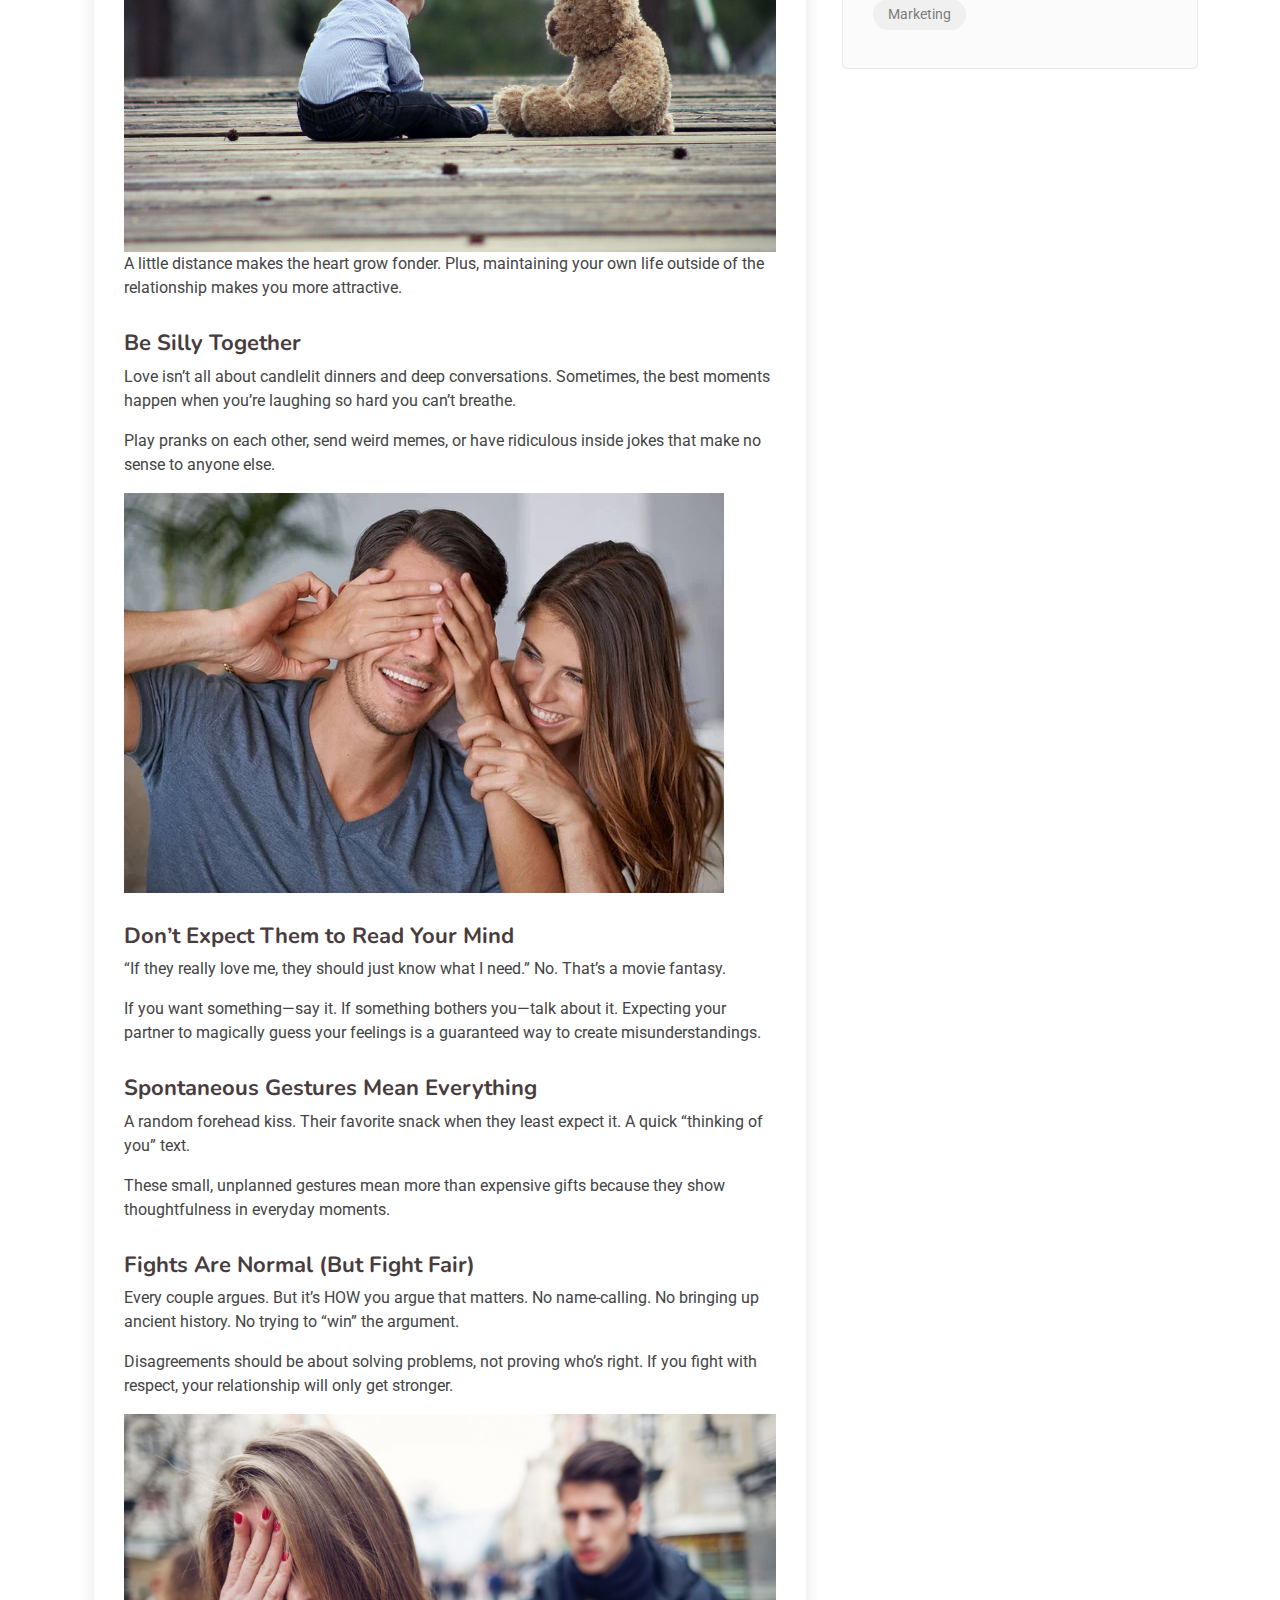
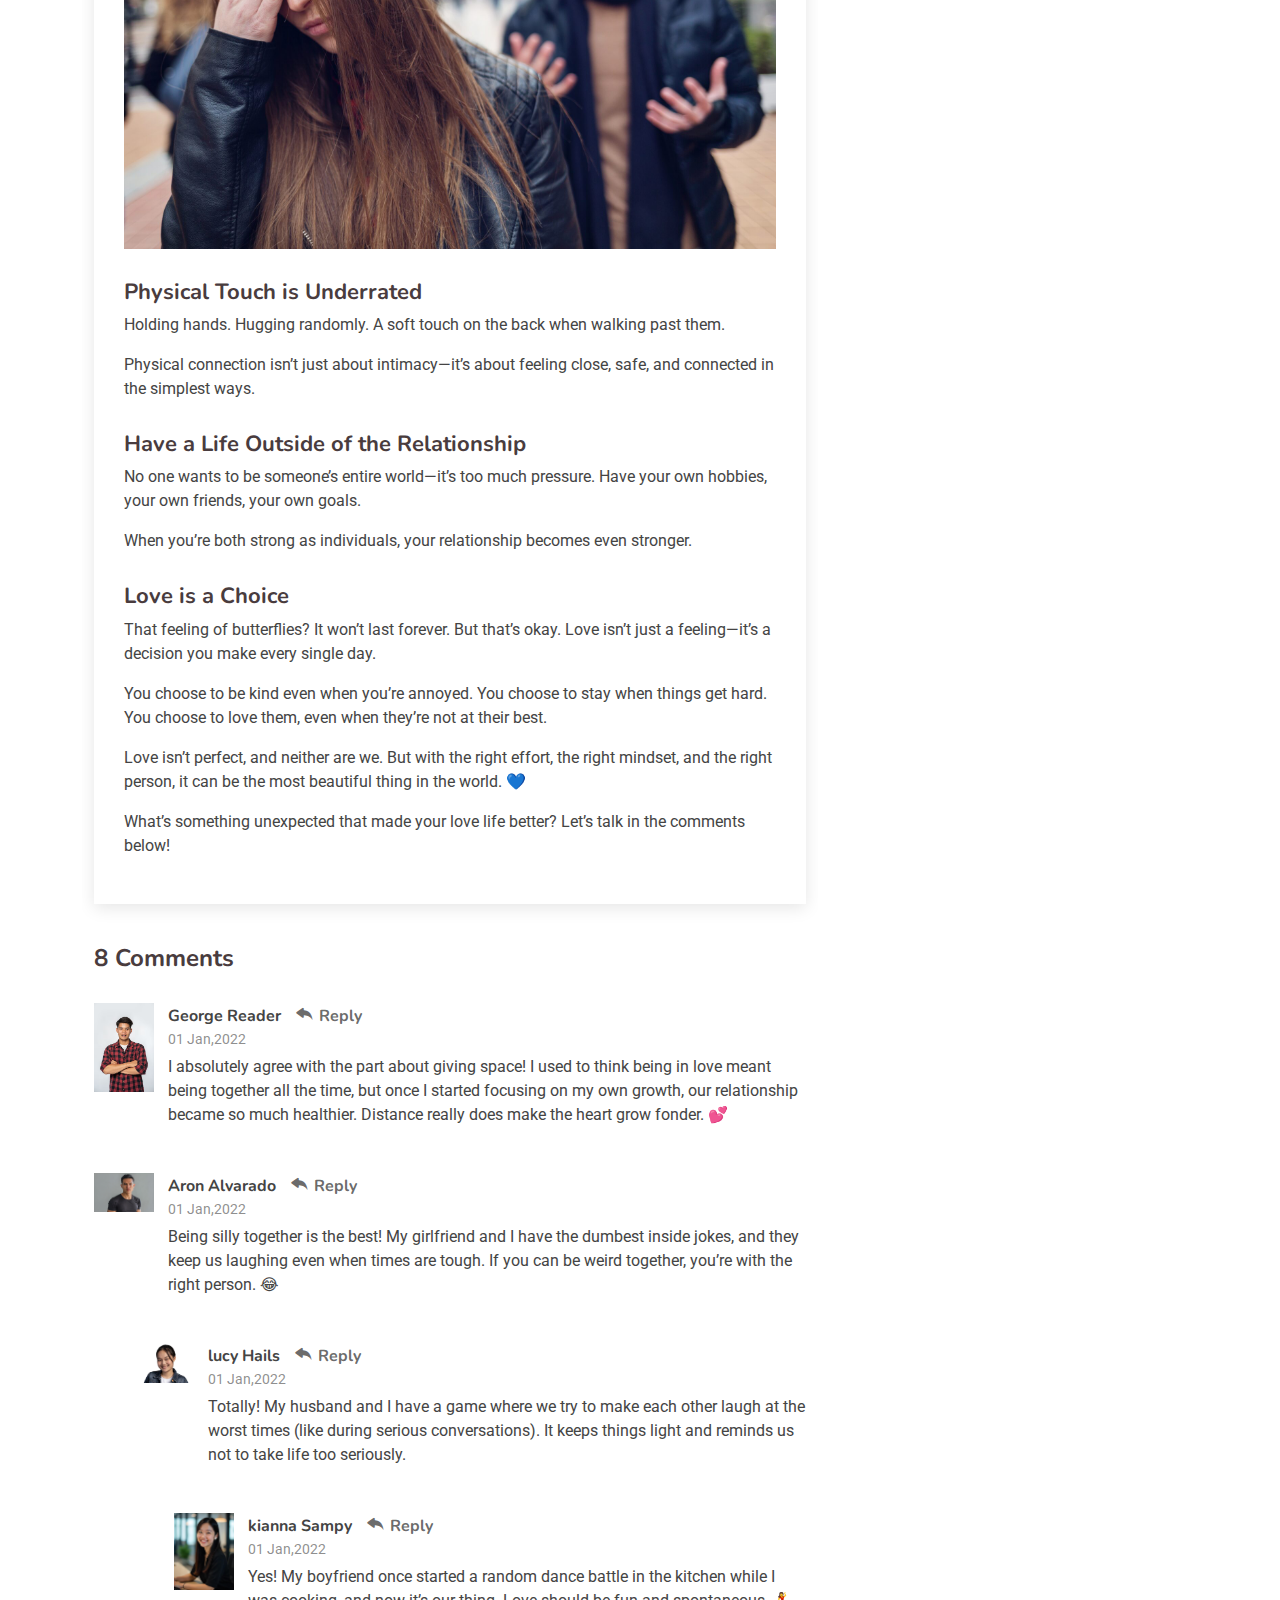
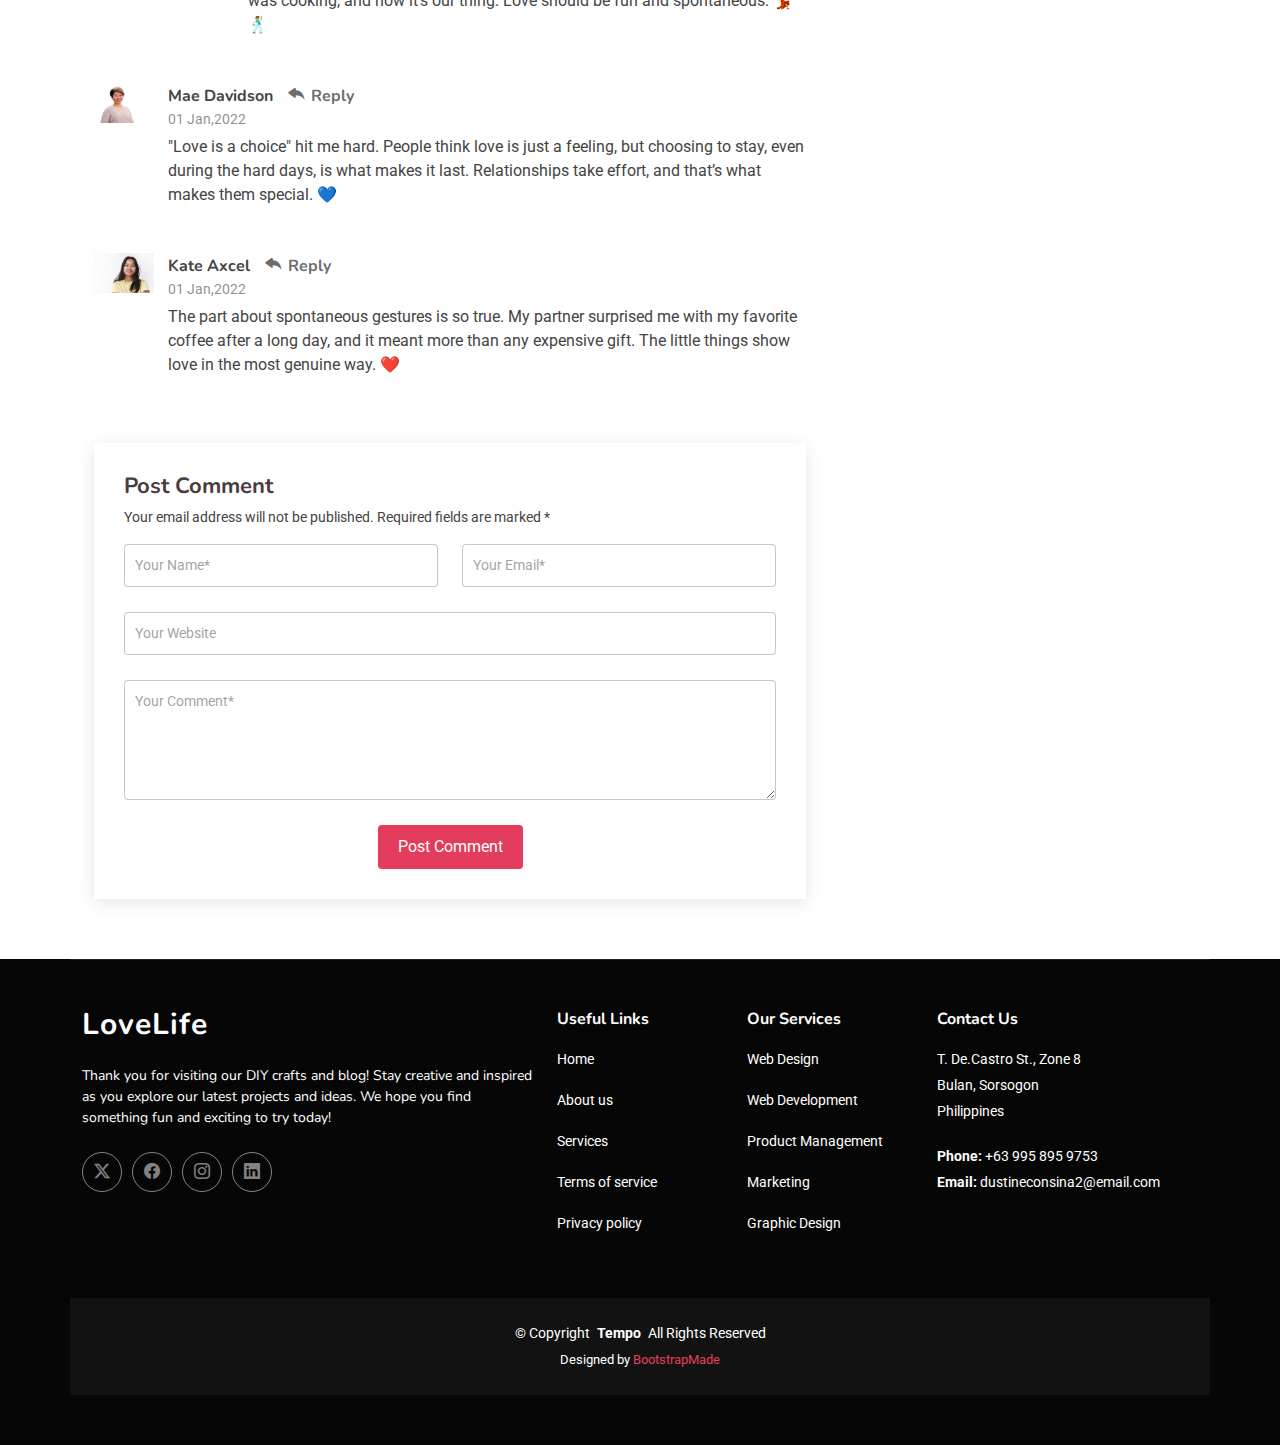
<file: blog-details3.html>
<!DOCTYPE html>
<html lang="en">

<head>
  <meta charset="utf-8">
  <meta content="width=device-width, initial-scale=1.0" name="viewport">
  <title>The Unpredictable Secrets to a Happy Love Life</title>
  <meta name="description" content="">
  <meta name="keywords" content="">

  <!-- Favicons -->
  <link href="assets/img/favicon.png" rel="icon">
  <link href="assets/img/apple-touch-icon.png" rel="apple-touch-icon">

  <!-- Fonts -->
  <link href="https://fonts.googleapis.com" rel="preconnect">
  <link href="https://fonts.gstatic.com" rel="preconnect" crossorigin>
  <link href="https://fonts.googleapis.com/css2?family=Roboto:ital,wght@0,100;0,300;0,400;0,500;0,700;0,900;1,100;1,300;1,400;1,500;1,700;1,900&family=Poppins:ital,wght@0,100;0,200;0,300;0,400;0,500;0,600;0,700;0,800;0,900;1,100;1,200;1,300;1,400;1,500;1,600;1,700;1,800;1,900&family=Nunito:ital,wght@0,200;0,300;0,400;0,500;0,600;0,700;0,800;0,900;1,200;1,300;1,400;1,500;1,600;1,700;1,800;1,900&display=swap" rel="stylesheet">

  <!-- Vendor CSS Files -->
  <link href="assets/vendor/bootstrap/css/bootstrap.min.css" rel="stylesheet">
  <link href="assets/vendor/bootstrap-icons/bootstrap-icons.css" rel="stylesheet">
  <link href="assets/vendor/aos/aos.css" rel="stylesheet">
  <link href="assets/vendor/glightbox/css/glightbox.min.css" rel="stylesheet">
  <link href="assets/vendor/swiper/swiper-bundle.min.css" rel="stylesheet">

  <!-- Main CSS File -->
  <link href="assets/css/main.css" rel="stylesheet">

  <!-- =======================================================
  * Template Name: Tempo
  * Template URL: https://bootstrapmade.com/tempo-free-onepage-bootstrap-theme/
  * Updated: Aug 07 2024 with Bootstrap v5.3.3
  * Author: BootstrapMade.com
  * License: https://bootstrapmade.com/license/
  ======================================================== -->
</head>

<body class="blog-details-page">

  <header id="header" class="header d-flex align-items-center fixed-top">
    <div class="container-fluid container-xl position-relative d-flex align-items-center justify-content-between">

      <a href="index.html" class="logo d-flex align-items-center">
        <!-- Uncomment the line below if you also wish to use an image logo -->
        <img src="assets/img/BLOGLOGO.png" alt="">
        <h1 class="sitename">LoveLife</h1>
      </a>

      <nav id="navmenu" class="navmenu">
        <ul>
          <li><a href="#hero">Home</a></li>
          <li><a href="#about">About</a></li>
          <li><a href="#services">Services</a></li>
          <li><a href="#portfolio">Crafts</a></li>
          <li><a href="#team">Member</a></li>
          <li><a href="blog.html" class="active">Blog</a></li>
          <li><a href="#contact">Contact</a></li>
        </ul>
        <i class="mobile-nav-toggle d-xl-none bi bi-list"></i>
      </nav>

    </div>
  </header>

  <main class="main">

    <!-- Page Title -->
    <div class="page-title dark-background" style="background-image: url(assets/img/page-title-bg.webp);">
      <div class="container position-relative">
        <h1>Blog Details</h1>
        <p>Welcome to our blog! Here, we explore a variety of topics designed to inspire creativity and provide helpful insights. Whether you're a DIY enthusiast, a crafting expert, or just looking for fresh ideas, we've got something for everyone. Join us as we dive into exciting projects, share tips, and embark on creative journeys together.</p>
        <nav class="breadcrumbs">
          <ol>
            <li><a href="index.html">Home</a></li>
            <li class="current">Blog Details</li>
          </ol>
        </nav>
      </div>
    </div><!-- End Page Title -->

    <div class="container">
      <div class="row">

        <div class="col-lg-8">

          <!-- Blog Details Section -->
          <section id="blog-details" class="blog-details section">
            <div class="container">

              <article class="article">

                <div class="post-img">
                  <img src="assets/img/blog/blog3-main.png" alt="" class="img-fluid">
                </div>

                <h2 class="title">The Unpredictable Secrets to a Happy Love Life</h2>

                <div class="meta-top">
                  <ul>
                    <li class="d-flex align-items-center"><i class="bi bi-person"></i>Joanna Goddard</a></li>
                    <li class="d-flex align-items-center"><i class="bi bi-clock"></i><time datetime="2020-01-01">March 17, 2025</time></a></li>
                    <li class="d-flex align-items-center"><i class="bi bi-chat-dots"></i>8 Comments</a></li>
                  </ul>
                </div><!-- End meta top -->

                <div class="content">
                  <p>
                    Love is messy. It’s unpredictable. It’s beautiful and exhausting at the same time. 
                    No two relationships are the same, and there’s no single “right way” to love someone
                  </p>

                  <p>
                    Over the years, I’ve learned that love isn’t just about finding the right person—it’s about building the right relationship. 
                    So instead of a fixed list of "rules," here are some random, yet powerful, things that actually make a love life better.
                  </p>

                  <blockquote>
                    <p>
                      "The best love stories are the ones that don’t make sense, but somehow, they just work."
                    </p>
                  </blockquote>

                  <h3>Let Them Miss You</h3>
                  <p>
                    You don’t have to text them every second of the day. Give them space. Let them wonder what you’re up to. 
                    Let them crave your presence instead of being glued to each other 24/7.
                  </p>
                  <img src="assets/img/blog/missyou.webp" class="img-fluid" alt="">

                  <p>
                    A little distance makes the heart grow fonder. Plus, maintaining your own life outside of the relationship makes you more attractive.
                  </p>

                  <h3>Be Silly Together</h3>
                  <p>
                    Love isn’t all about candlelit dinners and deep conversations. 
                    Sometimes, the best moments happen when you’re laughing so hard you can’t breathe.
                  </p>
                  <p>
                    Play pranks on each other, send weird memes, or have ridiculous inside jokes that make no sense to anyone else.
                  </p>
                  <img src="assets/img/blog/sillylove.webp" class="img-fluid" alt="">

                  <h3>Don’t Expect Them to Read Your Mind</h3>
                  <p>
                    “If they really love me, they should just know what I need.” No. That’s a movie fantasy.
                  </p>
                  <p>
                    If you want something—say it. If something bothers you—talk about it. 
                    Expecting your partner to magically guess your feelings is a guaranteed way to create misunderstandings.
                  </p>
              
                  <h3>Spontaneous Gestures Mean Everything</h3>
                  <p>
                    A random forehead kiss. Their favorite snack when they least expect it. A quick “thinking of you” text.
                  </p>
                  <p>
                    These small, unplanned gestures mean more than expensive gifts because they show thoughtfulness in everyday moments.
                  </p>
              
                  <h3>Fights Are Normal (But Fight Fair)</h3>
                  <p>
                    Every couple argues. But it’s HOW you argue that matters. 
                    No name-calling. No bringing up ancient history. No trying to “win” the argument.
                  </p>
                  <p>
                    Disagreements should be about solving problems, not proving who’s right. 
                    If you fight with respect, your relationship will only get stronger.
                  </p>
                  <img src="assets/img/blog/fight fair.jpg" class="img-fluid" alt="">
              
                  <h3>Physical Touch is Underrated</h3>
                  <p>
                    Holding hands. Hugging randomly. A soft touch on the back when walking past them.
                  </p>
                  <p>
                    Physical connection isn’t just about intimacy—it’s about feeling close, safe, and connected in the simplest ways.
                  </p>
              
                  <h3>Have a Life Outside of the Relationship</h3>
                  <p>
                    No one wants to be someone’s entire world—it’s too much pressure. 
                    Have your own hobbies, your own friends, your own goals.
                  </p>
                  <p>
                    When you’re both strong as individuals, your relationship becomes even stronger.
                  </p>
              
                  <h3>Love is a Choice</h3>
                  <p>
                    That feeling of butterflies? It won’t last forever. But that’s okay. 
                    Love isn’t just a feeling—it’s a decision you make every single day.
                  </p>
                  <p>
                    You choose to be kind even when you’re annoyed. You choose to stay when things get hard. 
                    You choose to love them, even when they’re not at their best.
                  </p>
              
                  <p>
                    Love isn’t perfect, and neither are we. But with the right effort, the right mindset, and the right person, 
                    it can be the most beautiful thing in the world. 💙
                  </p>
              
                  <p>
                    What’s something unexpected that made your love life better? Let’s talk in the comments below!
                  </p>
              
                </div><!-- End post content -->

              </article>

            </div>
          </section><!-- /Blog Details Section -->

          <!-- Blog Comments Section -->
          <section id="blog-comments" class="blog-comments section">

            <div class="container">

              <h4 class="comments-count">8 Comments</h4>

              <div id="comment-1" class="comment">
                <div class="d-flex">
                  <div class="comment-img"><img src="assets/img/blog/comments-7.avif" alt=""></div>
                  <div>
                    <h5><a href="">George Reader</a> <a href="#" class="reply"><i class="bi bi-reply-fill"></i> Reply</a></h5>
                    <time datetime="2020-01-01">01 Jan,2022</time>
                    <p>
                      I absolutely agree with the part about giving space! I used to think being in love meant being together all the time, but once I started focusing on my own growth, our relationship became so much healthier. Distance really does make the heart grow fonder. 💕
                    </p>
                  </div>
                </div>
              </div><!-- End comment #1 -->

              <div id="comment-2" class="comment">
                <div class="d-flex">
                  <div class="comment-img"><img src="assets/img/blog/comments-8.jpg" alt=""></div>
                  <div>
                    <h5><a href="">Aron Alvarado</a> <a href="#" class="reply"><i class="bi bi-reply-fill"></i> Reply</a></h5>
                    <time datetime="2020-01-01">01 Jan,2022</time>
                    <p>
                      Being silly together is the best! My girlfriend and I have the dumbest inside jokes, and they keep us laughing even when times are tough. If you can be weird together, you’re with the right person. 😂
                    </p>
                  </div>
                </div>

                <div id="comment-reply-1" class="comment comment-reply">
                  <div class="d-flex">
                    <div class="comment-img"><img src="assets/img/blog/comments-9.avif" alt=""></div>
                    <div>
                      <h5><a href="">lucy Hails</a> <a href="#" class="reply"><i class="bi bi-reply-fill"></i> Reply</a></h5>
                      <time datetime="2020-01-01">01 Jan,2022</time>
                      <p>
                        Totally! My husband and I have a game where we try to make each other laugh at the worst times (like during serious conversations). It keeps things light and reminds us not to take life too seriously.
                      </p>
                    </div>
                  </div>

                  <div id="comment-reply-2" class="comment comment-reply">
                    <div class="d-flex">
                      <div class="comment-img"><img src="assets/img/blog/comments-10.avif" alt=""></div>
                      <div>
                        <h5><a href="">kianna Sampy</a> <a href="#" class="reply"><i class="bi bi-reply-fill"></i> Reply</a></h5>
                        <time datetime="2020-01-01">01 Jan,2022</time>
                        <p>
                          Yes! My boyfriend once started a random dance battle in the kitchen while I was cooking, and now it’s our thing. Love should be fun and spontaneous. 💃🕺
                        </p>
                      </div>
                    </div>

                  </div><!-- End comment reply #2-->

                </div><!-- End comment reply #1-->

              </div><!-- End comment #2-->

              <div id="comment-3" class="comment">
                <div class="d-flex">
                  <div class="comment-img"><img src="assets/img/blog/comments-11.avif" alt=""></div>
                  <div>
                    <h5><a href="">Mae Davidson</a> <a href="#" class="reply"><i class="bi bi-reply-fill"></i> Reply</a></h5>
                    <time datetime="2020-01-01">01 Jan,2022</time>
                    <p>
                      "Love is a choice" hit me hard. People think love is just a feeling, but choosing to stay, even during the hard days, is what makes it last. Relationships take effort, and that’s what makes them special. 💙
                    </p>
                  </div>
                </div>

              </div><!-- End comment #3 -->

              <div id="comment-4" class="comment">
                <div class="d-flex">
                  <div class="comment-img"><img src="assets/img/blog/comments-12.avif" alt=""></div>
                  <div>
                    <h5><a href="">Kate Axcel</a> <a href="#" class="reply"><i class="bi bi-reply-fill"></i> Reply</a></h5>
                    <time datetime="2020-01-01">01 Jan,2022</time>
                    <p>
                      The part about spontaneous gestures is so true. My partner surprised me with my favorite coffee after a long day, and it meant more than any expensive gift. The little things show love in the most genuine way. ❤️
                    </p>
                  </div>
                </div>

              </div><!-- End comment #4 -->

            </div>

          </section><!-- /Blog Comments Section -->

          <!-- Comment Form Section -->
          <section id="comment-form" class="comment-form section">
            <div class="container">

              <form action="">

                <h4>Post Comment</h4>
                <p>Your email address will not be published. Required fields are marked * </p>
                <div class="row">
                  <div class="col-md-6 form-group">
                    <input name="name" type="text" class="form-control" placeholder="Your Name*">
                  </div>
                  <div class="col-md-6 form-group">
                    <input name="email" type="text" class="form-control" placeholder="Your Email*">
                  </div>
                </div>
                <div class="row">
                  <div class="col form-group">
                    <input name="website" type="text" class="form-control" placeholder="Your Website">
                  </div>
                </div>
                <div class="row">
                  <div class="col form-group">
                    <textarea name="comment" class="form-control" placeholder="Your Comment*"></textarea>
                  </div>
                </div>

                <div class="text-center">
                  <button type="submit" class="btn btn-primary">Post Comment</button>
                </div>

              </form>

            </div>
          </section><!-- /Comment Form Section -->

        </div>

        <div class="col-lg-4 sidebar">

          <div class="widgets-container">

            <!-- Blog Author Widget -->
            <div class="blog-author-widget widget-item">

              <div class="d-flex flex-column align-items-center">
                <img src="assets/img/blog/2ndblog.webp" class="rounded-circle flex-shrink-0" alt="">
                <h4>Joanna Goddard</h4>
                <div class="social-links">
                  <a href="https://x.com/#"><i class="bi bi-twitter-x"></i></a>
                  <a href="https://facebook.com/#"><i class="bi bi-facebook"></i></a>
                  <a href="https://instagram.com/#"><i class="biu bi-instagram"></i></a>
                  <a href="https://instagram.com/#"><i class="biu bi-linkedin"></i></a>
                </div>

                <p>
                  In 2007, Joanna began Cup of Jo as a weekend hobby, but then developed it into the award-winning daily website it is today — with a deeply engaged readership, thought-leading essays, and a diverse team of writers, photographers and contributors. In fall 2023, she also launched a weekly newsletter, Big Salad, which became an instant Substack bestseller and now has more than 175,000 subscribers. She has also written for many magazines, including Glamour and New York. Joanna lives with her two chatty boys in Brooklyn.
                </p>

              </div>
            </div><!--/Blog Author Widget -->

            <!-- Search Widget -->
            <div class="search-widget widget-item">

              <h3 class="widget-title">Search</h3>
              <form action="">
                <input type="text">
                <button type="submit" title="Search"><i class="bi bi-search"></i></button>
              </form>

            </div><!--/Search Widget -->

            <!-- Tags Widget -->
            <div class="tags-widget widget-item">

              <h3 class="widget-title">Tags</h3>
              <ul>
                <li><a href="#">App</a></li>
                <li><a href="#">IT</a></li>
                <li><a href="#">Business</a></li>
                <li><a href="#">Mac</a></li>
                <li><a href="#">Design</a></li>
                <li><a href="#">Office</a></li>
                <li><a href="#">Creative</a></li>
                <li><a href="#">Studio</a></li>
                <li><a href="#">Smart</a></li>
                <li><a href="#">Tips</a></li>
                <li><a href="#">Marketing</a></li>
              </ul>

            </div><!--/Tags Widget -->

          </div>

        </div>

      </div>
    </div>

  </main>

  <footer id="footer" class="footer dark-background">

    <div class="container footer-top">
      <div class="row gy-4">
        <div class="col-lg-5 col-md-12 footer-about">
          <a href="index.html" class="logo d-flex align-items-center">
            <span class="sitename">LoveLife</span>
          </a>
          <p>Thank you for visiting our DIY crafts and blog! Stay creative and inspired as you explore our latest projects and ideas. We hope you find something fun and exciting to try today!</p>
          <div class="social-links d-flex mt-4">
            <a href=""><i class="bi bi-twitter-x"></i></a>
            <a href=""><i class="bi bi-facebook"></i></a>
            <a href=""><i class="bi bi-instagram"></i></a>
            <a href=""><i class="bi bi-linkedin"></i></a>
          </div>
        </div>

        <div class="col-lg-2 col-6 footer-links">
          <h4>Useful Links</h4>
          <ul>
            <li>Home</li>
            <li>About us</li>
            <li>Services</li>
            <li>Terms of service</li>
            <li>Privacy policy</li>
          </ul>
        </div>

        <div class="col-lg-2 col-6 footer-links">
          <h4>Our Services</h4>
          <ul>
            <li>Web Design</li>
            <li>Web Development</li>
            <li>Product Management</li>
            <li>Marketing</li>
            <li>Graphic Design</li>
          </ul>
        </div>

        <div class="col-lg-3 col-md-12 footer-contact text-center text-md-start">
          <h4>Contact Us</h4>
          <p>T. De.Castro St., Zone 8</p>
          <p>Bulan, Sorsogon</p>
          <p>Philippines</p>
          <p class="mt-4"><strong>Phone:</strong> <span>+63 995 895 9753</span></p>
          <p><strong>Email:</strong> <span>dustineconsina2@email.com</span></p>
        </div>

      </div>
    </div>

    <div class="container copyright text-center mt-4">
      <p>© <span>Copyright</span> <strong class="px-1 sitename">Tempo</strong> <span>All Rights Reserved</span></p>
      <div class="credits">
        <!-- All the links in the footer should remain intact. -->
        <!-- You can delete the links only if you've purchased the pro version. -->
        <!-- Licensing information: https://bootstrapmade.com/license/ -->
        <!-- Purchase the pro version with working PHP/AJAX contact form: [buy-url] -->
        Designed by <a href="https://bootstrapmade.com/">BootstrapMade</a>
      </div>
    </div>

  </footer>

  <!-- Scroll Top -->
  <a href="#" id="scroll-top" class="scroll-top d-flex align-items-center justify-content-center"><i class="bi bi-arrow-up-short"></i></a>

  <!-- Preloader -->
  <div id="preloader"></div>

  <!-- Vendor JS Files -->
  <script src="assets/vendor/bootstrap/js/bootstrap.bundle.min.js"></script>
  <script src="assets/vendor/php-email-form/validate.js"></script>
  <script src="assets/vendor/aos/aos.js"></script>
  <script src="assets/vendor/glightbox/js/glightbox.min.js"></script>
  <script src="assets/vendor/imagesloaded/imagesloaded.pkgd.min.js"></script>
  <script src="assets/vendor/isotope-layout/isotope.pkgd.min.js"></script>
  <script src="assets/vendor/swiper/swiper-bundle.min.js"></script>

  <!-- Main JS File -->
  <script src="assets/js/main.js"></script>

</body>

</html>
</file>
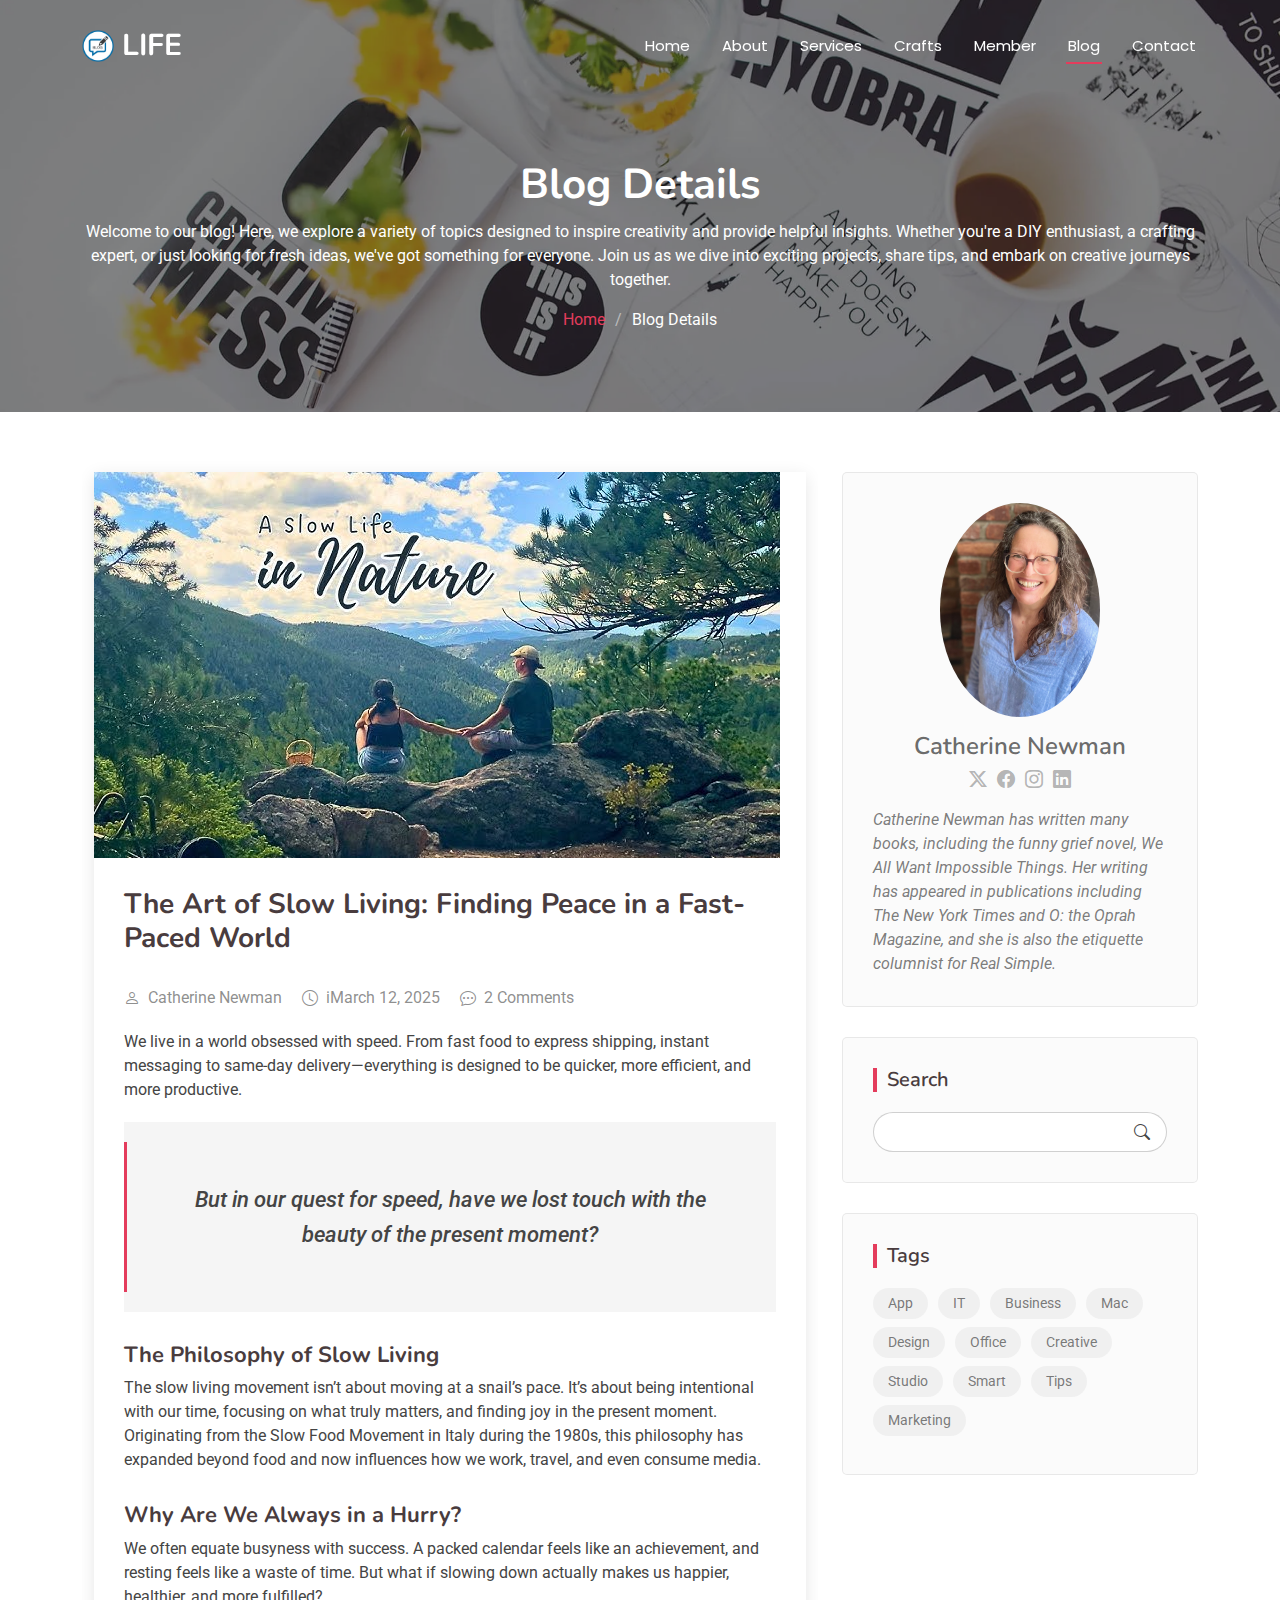
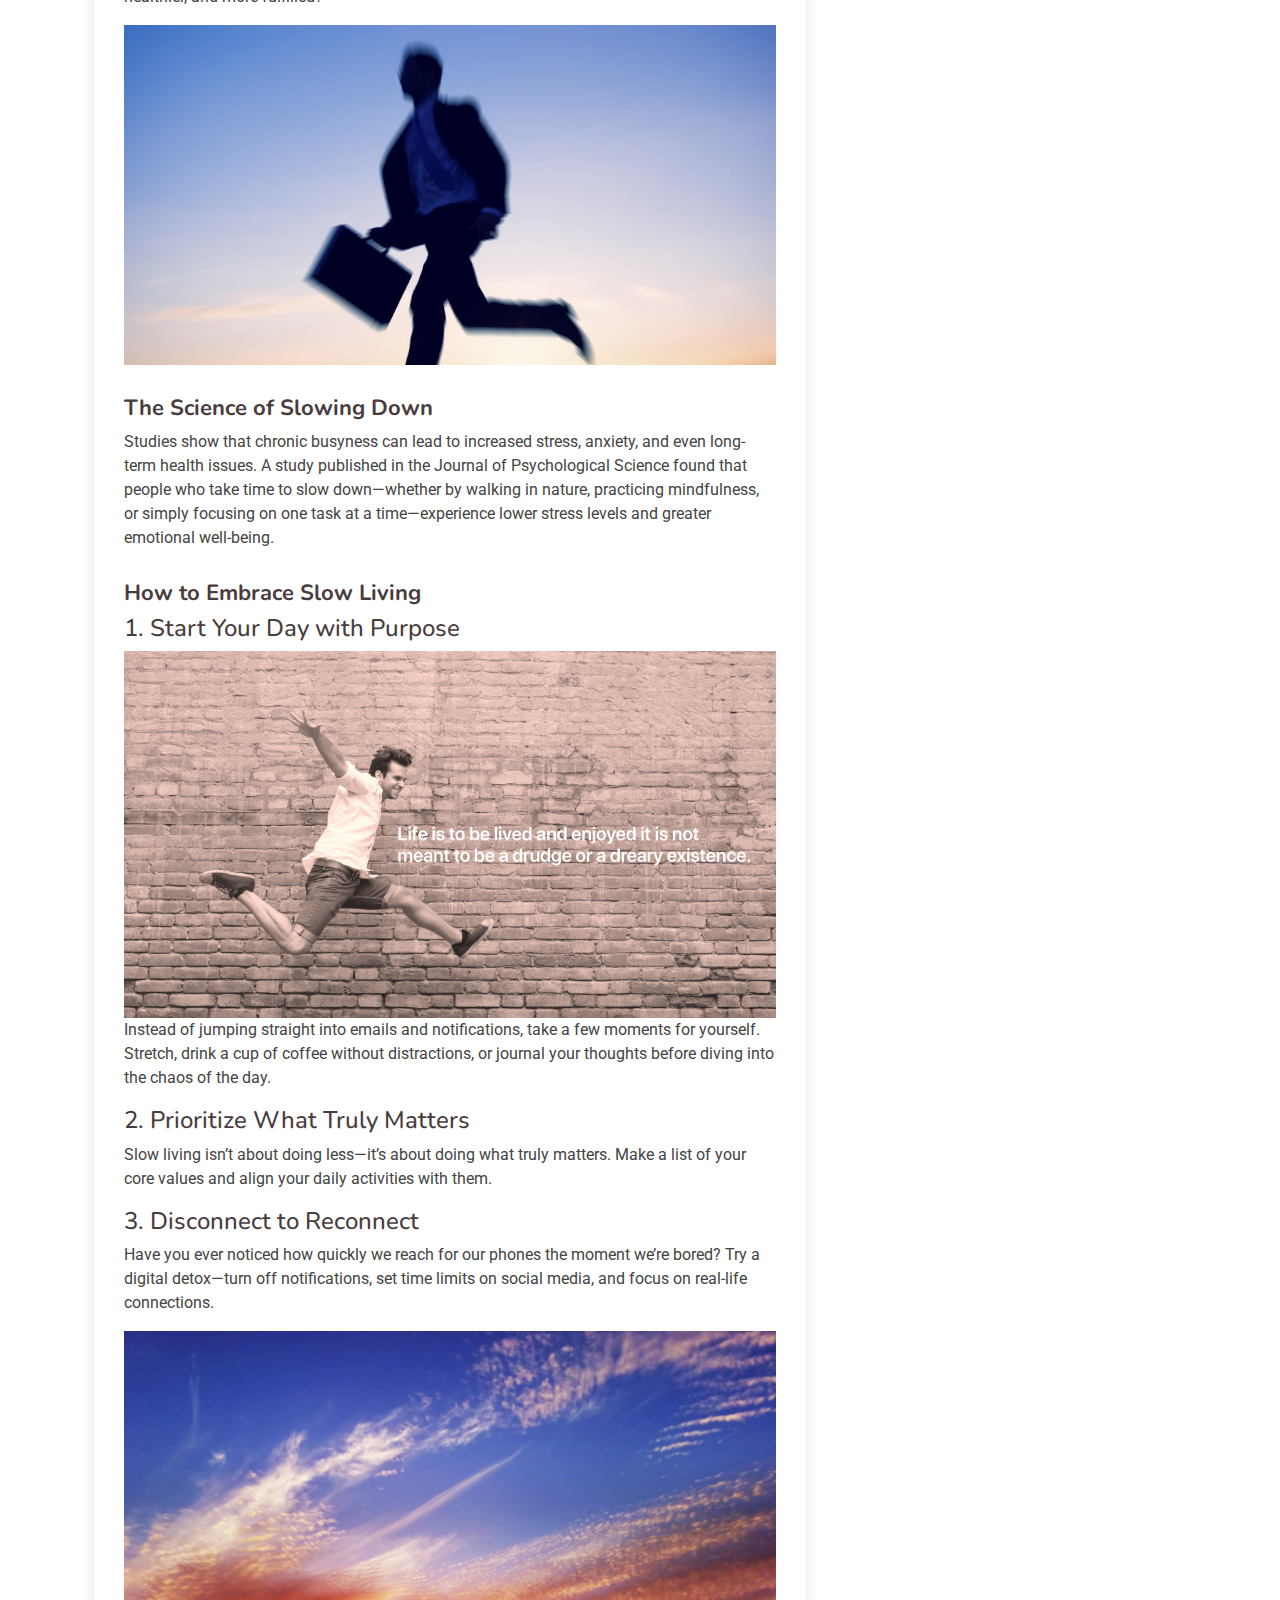
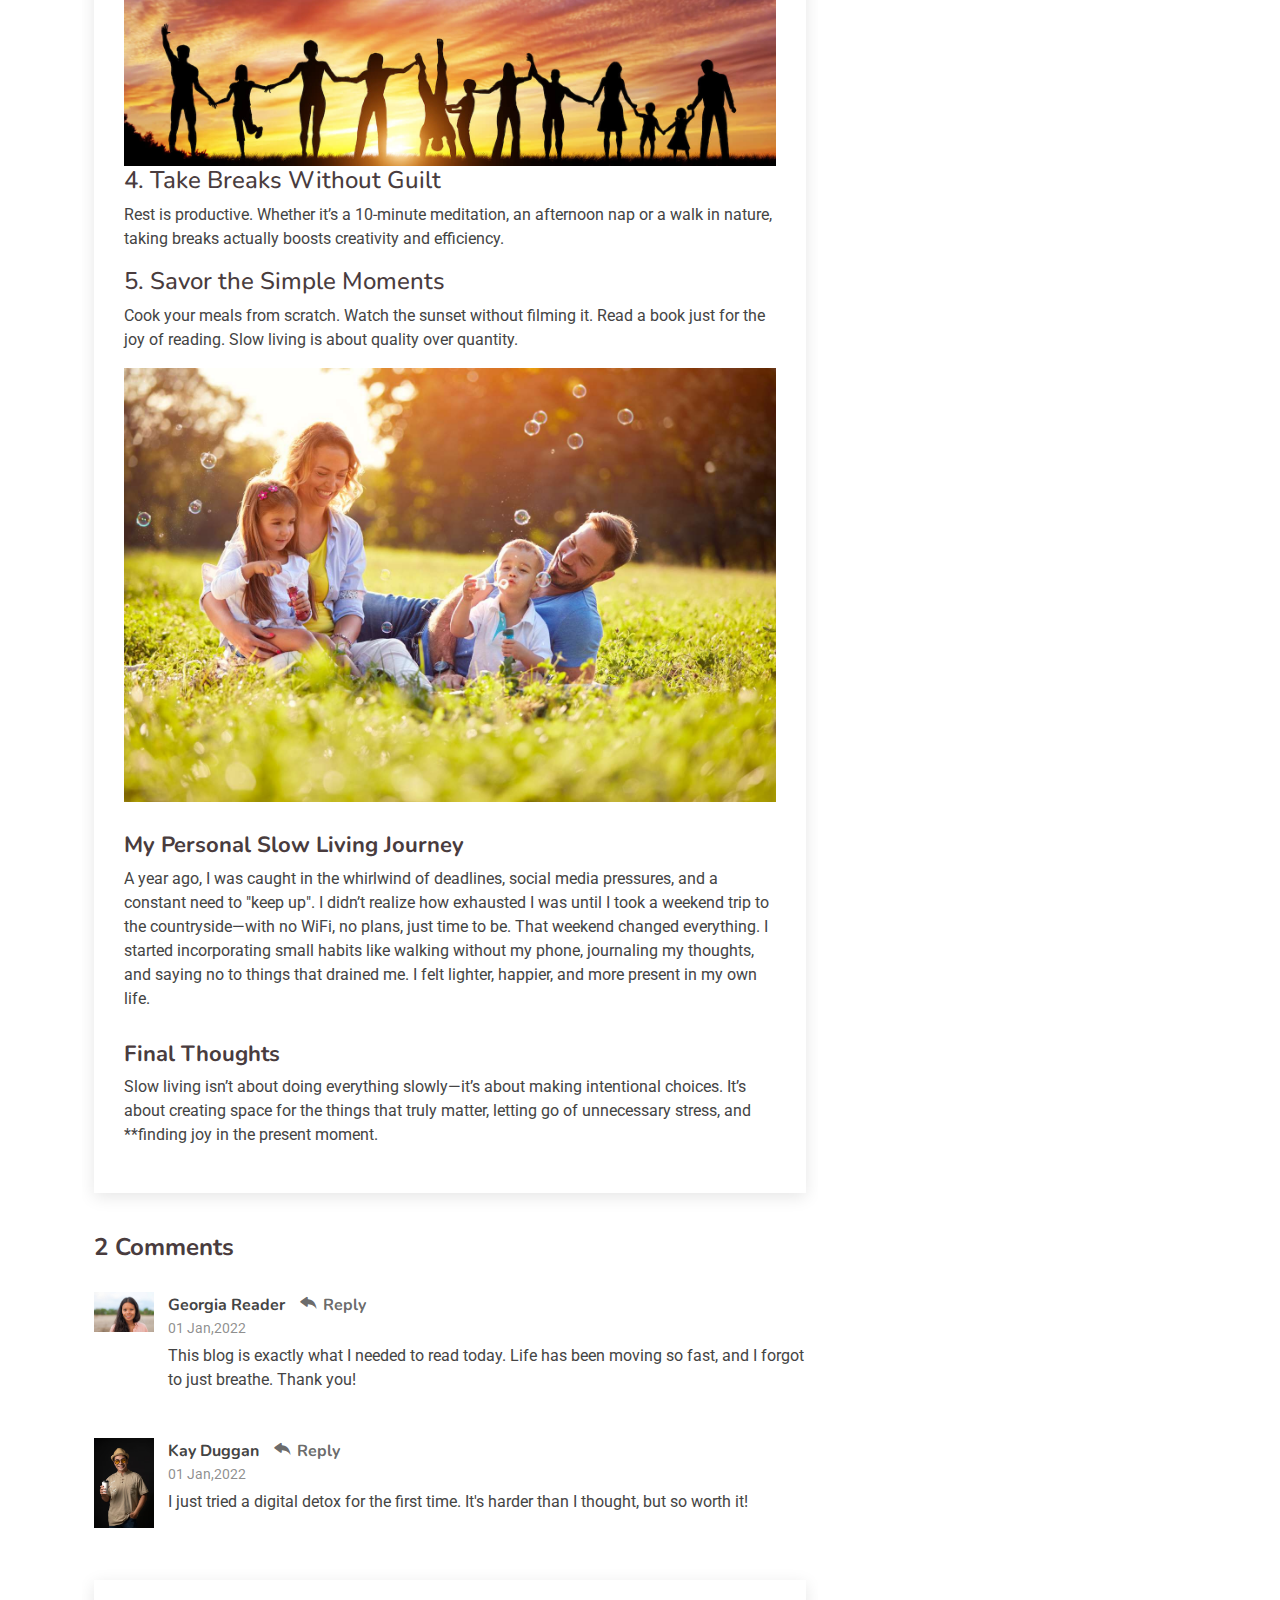
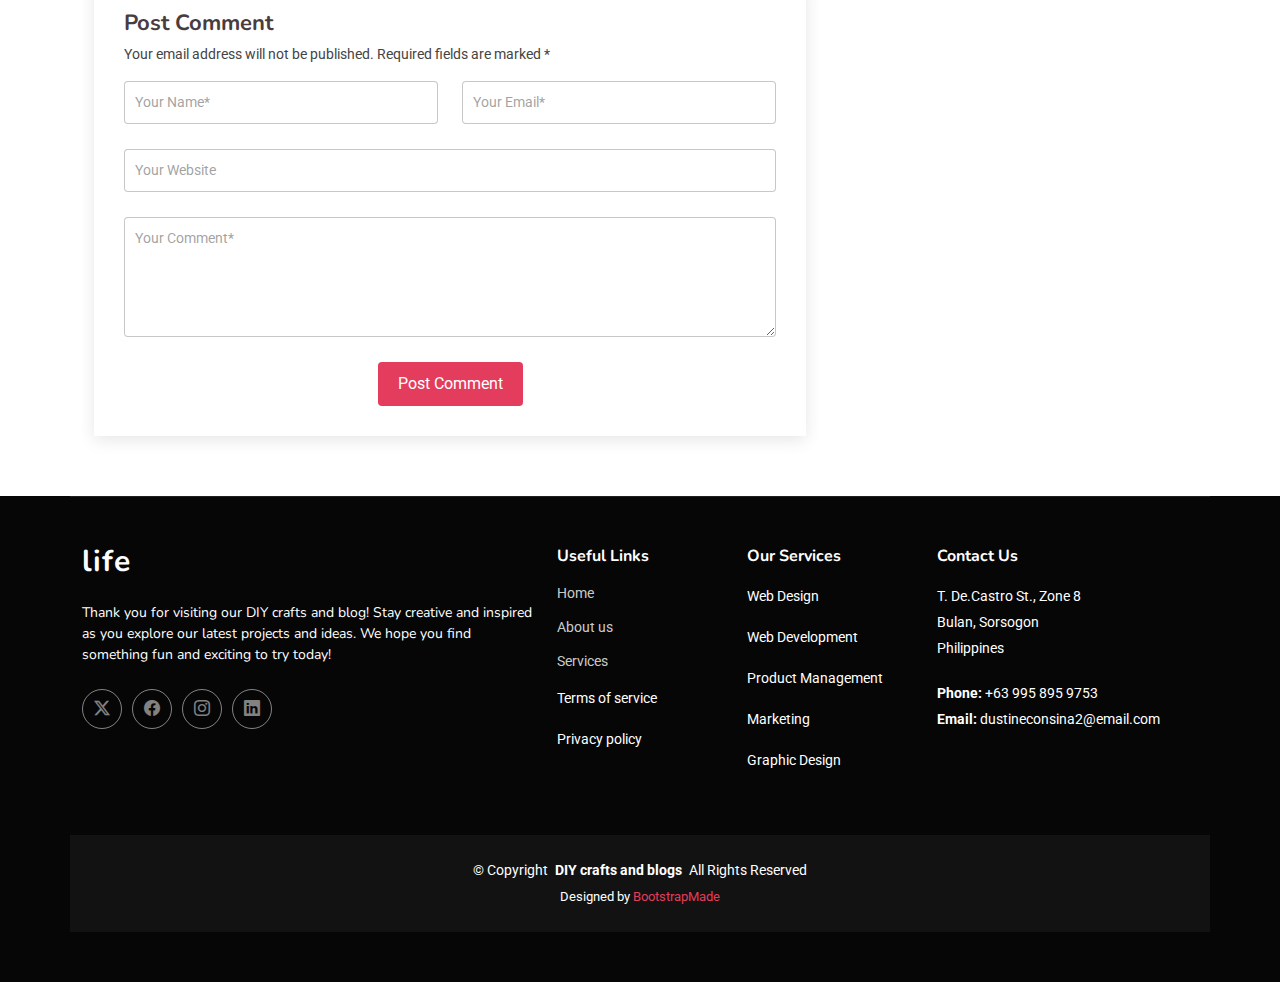
<file: blog-details4.html>
<!DOCTYPE html>
<html lang="en">

<head>
  <meta charset="utf-8">
  <meta content="width=device-width, initial-scale=1.0" name="viewport">
  <title>The Art of Slow Living: Finding Peace in a Fast-Paced World</title>
  <meta name="description" content="">
  <meta name="keywords" content="">

  <!-- Favicons -->
  <link href="assets/img/favicon.png" rel="icon">
  <link href="assets/img/apple-touch-icon.png" rel="apple-touch-icon">

  <!-- Fonts -->
  <link href="https://fonts.googleapis.com" rel="preconnect">
  <link href="https://fonts.gstatic.com" rel="preconnect" crossorigin>
  <link href="https://fonts.googleapis.com/css2?family=Roboto:ital,wght@0,100;0,300;0,400;0,500;0,700;0,900;1,100;1,300;1,400;1,500;1,700;1,900&family=Poppins:ital,wght@0,100;0,200;0,300;0,400;0,500;0,600;0,700;0,800;0,900;1,100;1,200;1,300;1,400;1,500;1,600;1,700;1,800;1,900&family=Nunito:ital,wght@0,200;0,300;0,400;0,500;0,600;0,700;0,800;0,900;1,200;1,300;1,400;1,500;1,600;1,700;1,800;1,900&display=swap" rel="stylesheet">

  <!-- Vendor CSS Files -->
  <link href="assets/vendor/bootstrap/css/bootstrap.min.css" rel="stylesheet">
  <link href="assets/vendor/bootstrap-icons/bootstrap-icons.css" rel="stylesheet">
  <link href="assets/vendor/aos/aos.css" rel="stylesheet">
  <link href="assets/vendor/glightbox/css/glightbox.min.css" rel="stylesheet">
  <link href="assets/vendor/swiper/swiper-bundle.min.css" rel="stylesheet">

  <!-- Main CSS File -->
  <link href="assets/css/main.css" rel="stylesheet">

  <!-- =======================================================
  * Template Name: Tempo
  * Template URL: https://bootstrapmade.com/tempo-free-onepage-bootstrap-theme/
  * Updated: Aug 07 2024 with Bootstrap v5.3.3
  * Author: BootstrapMade.com
  * License: https://bootstrapmade.com/license/
  ======================================================== -->
</head>

<body class="blog-details-page">

  <header id="header" class="header d-flex align-items-center fixed-top">
    <div class="container-fluid container-xl position-relative d-flex align-items-center justify-content-between">

      <a href="index.html" class="logo d-flex align-items-center">
        <!-- Uncomment the line below if you also wish to use an image logo -->
        <img src="assets/img/BLOGLOGO.png" alt="">
        <h1 class="sitename">life</h1>
      </a>

      <nav id="navmenu" class="navmenu">
        <ul>
          <li><a href="#hero">Home</a></li>
          <li><a href="#about">About</a></li>
          <li><a href="#services">Services</a></li>
          <li><a href="#portfolio">Crafts</a></li>
          <li><a href="#team">Member</a></li>
          <li><a href="blog.html" class="active">Blog</a></li>
          <li><a href="#contact">Contact</a></li>
        </ul>
        <i class="mobile-nav-toggle d-xl-none bi bi-list"></i>
      </nav>

    </div>
  </header>

  <main class="main">

    <!-- Page Title -->
    <div class="page-title dark-background" style="background-image: url(assets/img/page-title-bg.webp);">
      <div class="container position-relative">
        <h1>Blog Details</h1>
        <p>Welcome to our blog! Here, we explore a variety of topics designed to inspire creativity and provide helpful insights. Whether you're a DIY enthusiast, a crafting expert, or just looking for fresh ideas, we've got something for everyone. Join us as we dive into exciting projects, share tips, and embark on creative journeys together.</p>
        <nav class="breadcrumbs">
          <ol>
            <li><a href="index.html">Home</a></li>
            <li class="current">Blog Details</li>
          </ol>
        </nav>
      </div>
    </div><!-- End Page Title -->

    <div class="container">
      <div class="row">

        <div class="col-lg-8">

          <!-- Blog Details Section -->
          <section id="blog-details" class="blog-details section">
            <div class="container">

              <article class="article">

                <!-- Featured Image -->
                <div class="post-img">
                    <img src="assets/img/blog/sloliving-nature.jpg" alt="Slow Living" class="img-fluid">
                </div>

                <!-- Blog Title -->
                <h2 class="title">The Art of Slow Living: Finding Peace in a Fast-Paced World</h2>

                <!-- Meta Information -->
                <div class="meta-top">
                    <ul>
                        <li class="d-flex align-items-center"><i class="bi bi-person"></i>Catherine Newman</a></li>
                        <li class="d-flex align-items-center"><i class="bi bi-clock"></i>i<time datetime="2025-03-17">March 12, 2025</time></a></li>
                        <li class="d-flex align-items-center"><i class="bi bi-chat-dots"></i>2 Comments</a></li>
                    </ul>
                </div><!-- End meta top -->

                <!-- Blog Content -->
                <div class="content">
                    <p>
                        We live in a world obsessed with speed. From fast food to express shipping, instant messaging to same-day delivery—everything is designed to be quicker, more efficient, and more productive.
                    </p>

                    <blockquote>
                        <p>
                            But in our quest for speed, have we lost touch with the beauty of the present moment?
                        </p>
                    </blockquote>

                    <h3>The Philosophy of Slow Living</h3>
                    <p>
                        The slow living movement isn’t about moving at a snail’s pace. It’s about being intentional with our time, focusing on what truly matters, and finding joy in the present moment.  
                        Originating from the Slow Food Movement in Italy during the 1980s, this philosophy has expanded beyond food and now influences how we work, travel, and even consume media.
                    </p>

                    <h3>Why Are We Always in a Hurry?</h3>
                    <p>
                        We often equate busyness with success. A packed calendar feels like an achievement, and resting feels like a waste of time.  
                        But what if slowing down actually makes us happier, healthier, and more fulfilled?
                    </p>

                    <img src="assets/img/blog/hurry.jpg" class="img-fluid" alt="Disconnect to Reconnect">


                    <h3>The Science of Slowing Down</h3>
                    <p>
                        Studies show that chronic busyness can lead to increased stress, anxiety, and even long-term health issues.  
                        A study published in the Journal of Psychological Science found that people who take time to slow down—whether by walking in nature, practicing mindfulness, or simply focusing on one task at a time—experience lower stress levels and greater emotional well-being.
                    </p>

                    <h3>How to Embrace Slow Living</h3>

                    <h4>1. Start Your Day with Purpose</h4>

                    <img src="assets/img/blog/purpose.jpg" class="img-fluid" alt="Embrace slow living">

                    <p>
                        Instead of jumping straight into emails and notifications, take a few moments for yourself.  
                        Stretch, drink a cup of coffee without distractions, or journal your thoughts before diving into the chaos of the day.
                    </p>


                    <h4>2. Prioritize What Truly Matters</h4>
                    <p>
                        Slow living isn’t about doing less—it’s about doing what truly matters.  
                        Make a list of your core values and align your daily activities with them.
                    </p>

                    <h4>3. Disconnect to Reconnect</h4>
                    <p>
                        Have you ever noticed how quickly we reach for our phones the moment we’re bored?  
                        Try a digital detox—turn off notifications, set time limits on social media, and focus on real-life connections.
                    </p>

                    <img src="assets/img/blog/disconnect-to-reconnect.jpg" class="img-fluid" alt="Disconnect to Reconnect">

                    <h4>4. Take Breaks Without Guilt</h4>
                    <p>
                        Rest is productive.  
                        Whether it’s a 10-minute meditation, an afternoon nap or a walk in nature, taking breaks actually boosts creativity and efficiency.
                    </p>

                    <h4>5. Savor the Simple Moments</h4>
                    <p>
                        Cook your meals from scratch. Watch the sunset without filming it. Read a book just for the joy of reading.  
                        Slow living is about quality over quantity.
                    </p>


                    <img src="assets/img/blog/simple.moments.jpg" class="img-fluid" alt="Savor Moments">


                    <h3>My Personal Slow Living Journey</h3>
                    <p>
                        A year ago, I was caught in the whirlwind of deadlines, social media pressures, and a constant need to "keep up".  
                        I didn’t realize how exhausted I was until I took a weekend trip to the countryside—with no WiFi, no plans, just time to be.  
                        That weekend changed everything. I started incorporating small habits like walking without my phone, journaling my thoughts, and saying no to things that drained me.  
                        I felt lighter, happier, and more present in my own life.
                    </p>

                    <h3>Final Thoughts</h3>
                    <p>
                        Slow living isn’t about doing everything slowly—it’s about making intentional choices.  
                        It’s about creating space for the things that truly matter, letting go of unnecessary stress, and **finding joy in the present moment.
                    </p>

                </div><!-- End post content -->

            </article>

            </div>
          </section><!-- /Blog Details Section -->

          <!-- Blog Comments Section -->
          <section id="blog-comments" class="blog-comments section">

            <div class="container">

              <h4 class="comments-count">2 Comments</h4>

              <div id="comment-1" class="comment">
                <div class="d-flex">
                  <div class="comment-img"><img src="assets/img/blog/comments-13.jpg" alt=""></div>
                  <div>
                    <h5><a href="">Georgia Reader</a> <a href="#" class="reply"><i class="bi bi-reply-fill"></i> Reply</a></h5>
                    <time datetime="2020-01-01">01 Jan,2022</time>
                    <p>
                      This blog is exactly what I needed to read today. Life has been moving so fast, and I forgot to just breathe. Thank you!
                    </p>
                  </div>
                </div>
              </div><!-- End comment #1 -->

              <div id="comment-4" class="comment">
                <div class="d-flex">
                  <div class="comment-img"><img src="assets/img/blog/comments-14.avif" alt=""></div>
                  <div>
                    <h5><a href="">Kay Duggan</a> <a href="#" class="reply"><i class="bi bi-reply-fill"></i> Reply</a></h5>
                    <time datetime="2020-01-01">01 Jan,2022</time>
                    <p>
                      I just tried a digital detox for the first time. It's harder than I thought, but so worth it!
                    </p>
                  </div>
                </div>

              </div><!-- End comment #4 -->

            </div>

          </section><!-- /Blog Comments Section -->

          <!-- Comment Form Section -->
          <section id="comment-form" class="comment-form section">
            <div class="container">

              <form action="">

                <h4>Post Comment</h4>
                <p>Your email address will not be published. Required fields are marked * </p>
                <div class="row">
                  <div class="col-md-6 form-group">
                    <input name="name" type="text" class="form-control" placeholder="Your Name*">
                  </div>
                  <div class="col-md-6 form-group">
                    <input name="email" type="text" class="form-control" placeholder="Your Email*">
                  </div>
                </div>
                <div class="row">
                  <div class="col form-group">
                    <input name="website" type="text" class="form-control" placeholder="Your Website">
                  </div>
                </div>
                <div class="row">
                  <div class="col form-group">
                    <textarea name="comment" class="form-control" placeholder="Your Comment*"></textarea>
                  </div>
                </div>

                <div class="text-center">
                  <button type="submit" class="btn btn-primary">Post Comment</button>
                </div>

              </form>

            </div>
          </section><!-- /Comment Form Section -->

        </div>

        <div class="col-lg-4 sidebar">

          <div class="widgets-container">

            <!-- Blog Author Widget -->
            <div class="blog-author-widget widget-item">

              <div class="d-flex flex-column align-items-center">
                <img src="assets/img/blog/newman.jpeg" class="rounded-circle flex-shrink-0" alt="">
                <h4>Catherine Newman</h4>
                <div class="social-links">
                  <a href="https://x.com/#"><i class="bi bi-twitter-x"></i></a>
                  <a href="https://facebook.com/#"><i class="bi bi-facebook"></i></a>
                  <a href="https://instagram.com/#"><i class="biu bi-instagram"></i></a>
                  <a href="https://instagram.com/#"><i class="biu bi-linkedin"></i></a>
                </div>

                <p>
                  Catherine Newman has written many books, including the funny grief novel, We All Want Impossible Things. Her writing has appeared in publications including The New York Times and O: the Oprah Magazine, and she is also the etiquette columnist for Real Simple. 
                </p>

              </div>
            </div><!--/Blog Author Widget -->

            <!-- Search Widget -->
            <div class="search-widget widget-item">

              <h3 class="widget-title">Search</h3>
              <form action="">
                <input type="text">
                <button type="submit" title="Search"><i class="bi bi-search"></i></button>
              </form>

            </div><!--/Search Widget -->


            <!-- Tags Widget -->
            <div class="tags-widget widget-item">

              <h3 class="widget-title">Tags</h3>
              <ul>
                <li><a href="#">App</a></li>
                <li><a href="#">IT</a></li>
                <li><a href="#">Business</a></li>
                <li><a href="#">Mac</a></li>
                <li><a href="#">Design</a></li>
                <li><a href="#">Office</a></li>
                <li><a href="#">Creative</a></li>
                <li><a href="#">Studio</a></li>
                <li><a href="#">Smart</a></li>
                <li><a href="#">Tips</a></li>
                <li><a href="#">Marketing</a></li>
              </ul>

            </div><!--/Tags Widget -->

          </div>

        </div>

      </div>
    </div>

  </main>

  <footer id="footer" class="footer dark-background">

    <div class="container footer-top">
      <div class="row gy-4">
        <div class="col-lg-5 col-md-12 footer-about">
          <a href="index.html" class="logo d-flex align-items-center">
            <span class="sitename">life</span>
          </a>
          <p>Thank you for visiting our DIY crafts and blog! Stay creative and inspired as you explore our latest projects and ideas. We hope you find something fun and exciting to try today!</p>
          <div class="social-links d-flex mt-4">
            <a href=""><i class="bi bi-twitter-x"></i></a>
            <a href=""><i class="bi bi-facebook"></i></a>
            <a href=""><i class="bi bi-instagram"></i></a>
            <a href=""><i class="bi bi-linkedin"></i></a>
          </div>
        </div>

        <div class="col-lg-2 col-6 footer-links">
          <h4>Useful Links</h4>
          <ul>
            <li><a href="#hero">Home</a></li>
            <li><a href="#about">About us</a></li>
            <li><a href="#services">Services</a></li>
            <li>Terms of service</li>
            <li>Privacy policy</li>
          </ul>
        </div>

        <div class="col-lg-2 col-6 footer-links">
          <h4>Our Services</h4>
          <ul>
            <li>Web Design</li>
            <li>Web Development</li>
            <li>Product Management</li>
            <li>Marketing</li>
            <li>Graphic Design</li>
          </ul>
        </div>

        <div class="col-lg-3 col-md-12 footer-contact text-center text-md-start">
          <h4>Contact Us</h4>
          <p>T. De.Castro St., Zone 8</p>
          <p>Bulan, Sorsogon</p>
          <p>Philippines</p>
          <p class="mt-4"><strong>Phone:</strong> <span>+63 995 895 9753</span></p>
          <p><strong>Email:</strong> <span>dustineconsina2@email.com</span></p>
        </div>

      </div>
    </div>

    <div class="container copyright text-center mt-4">
      <p>© <span>Copyright</span> <strong class="px-1 sitename">DIY crafts and blogs</strong> <span>All Rights Reserved</span></p>
      <div class="credits">
        <!-- All the links in the footer should remain intact. -->
        <!-- You can delete the links only if you've purchased the pro version. -->
        <!-- Licensing information: https://bootstrapmade.com/license/ -->
        <!-- Purchase the pro version with working PHP/AJAX contact form: [buy-url] -->
        Designed by <a href="https://bootstrapmade.com/">BootstrapMade</a>
      </div>
    </div>

  </footer>

  <!-- Scroll Top -->
  <a href="#" id="scroll-top" class="scroll-top d-flex align-items-center justify-content-center"><i class="bi bi-arrow-up-short"></i></a>

  <!-- Preloader -->
  <div id="preloader"></div>

  <!-- Vendor JS Files -->
  <script src="assets/vendor/bootstrap/js/bootstrap.bundle.min.js"></script>
  <script src="assets/vendor/php-email-form/validate.js"></script>
  <script src="assets/vendor/aos/aos.js"></script>
  <script src="assets/vendor/glightbox/js/glightbox.min.js"></script>
  <script src="assets/vendor/imagesloaded/imagesloaded.pkgd.min.js"></script>
  <script src="assets/vendor/isotope-layout/isotope.pkgd.min.js"></script>
  <script src="assets/vendor/swiper/swiper-bundle.min.js"></script>

  <!-- Main JS File -->
  <script src="assets/js/main.js"></script>

</body>

</html>
</file>
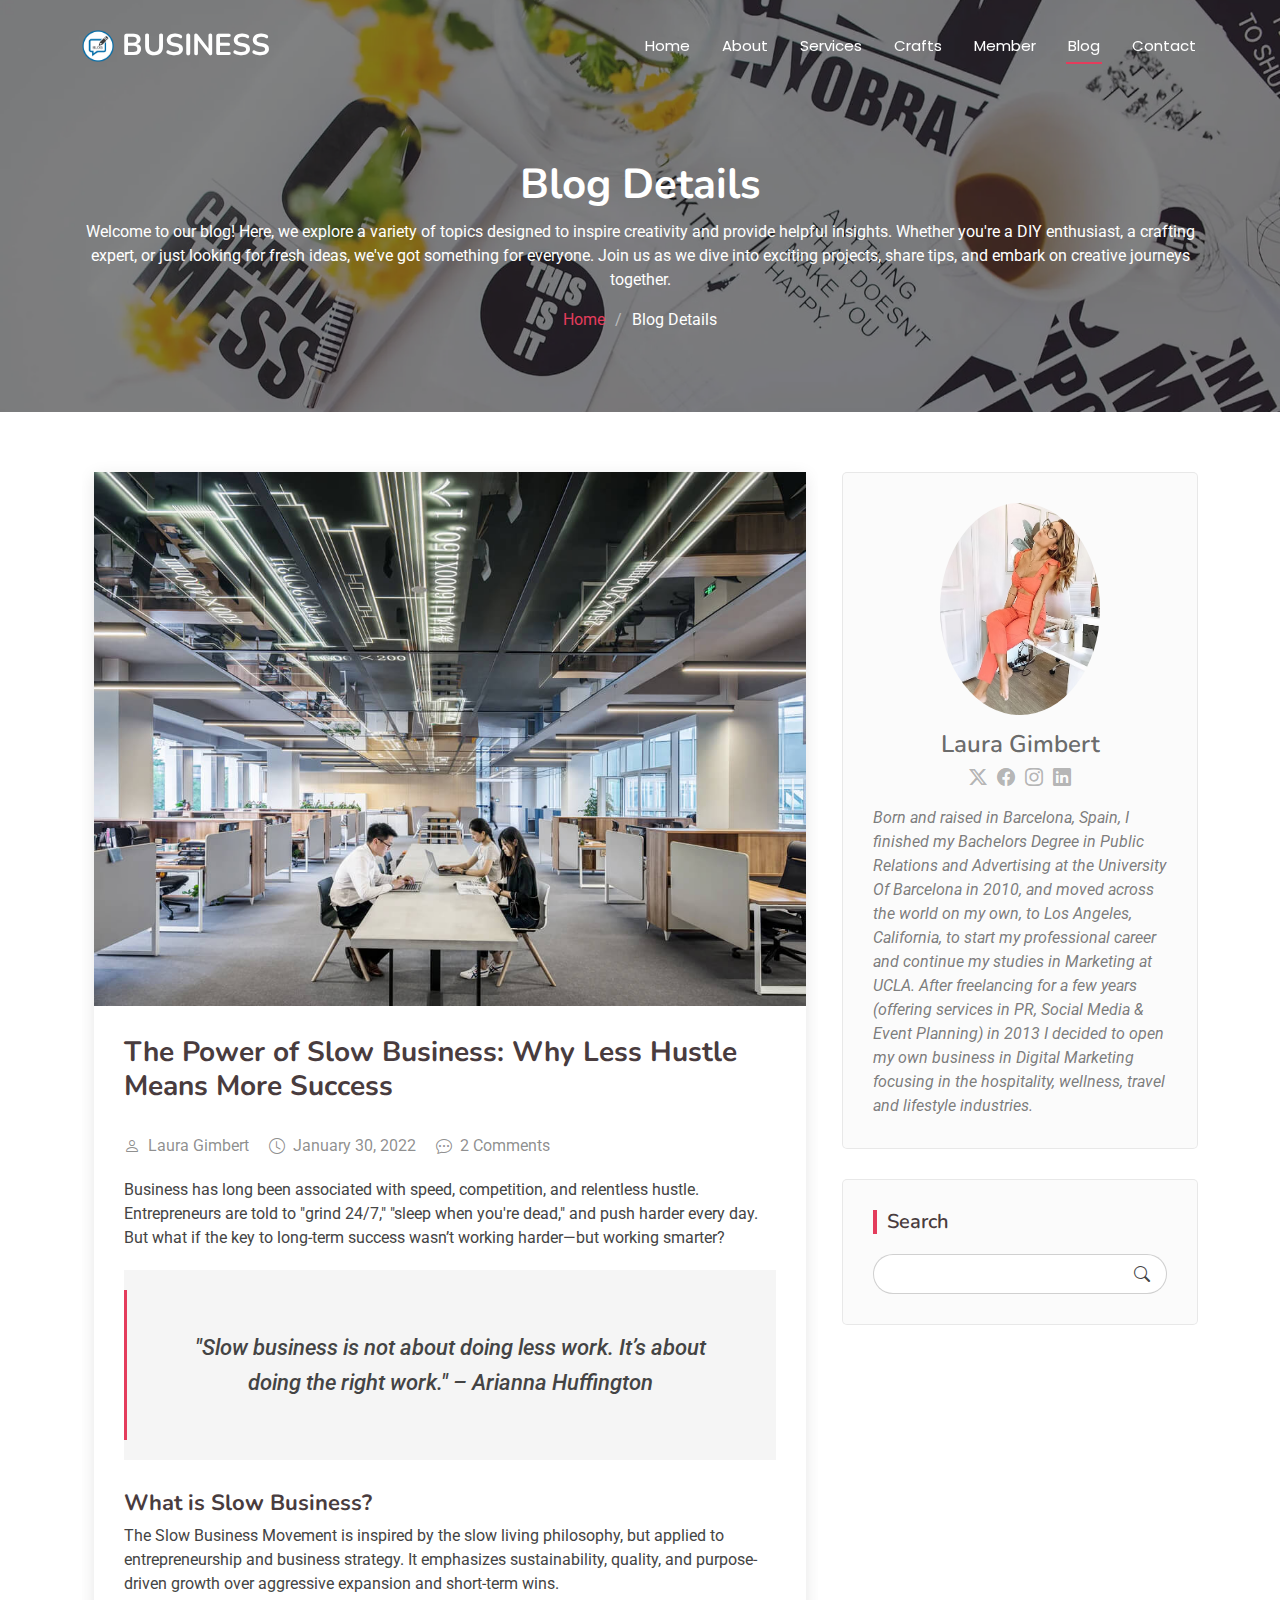
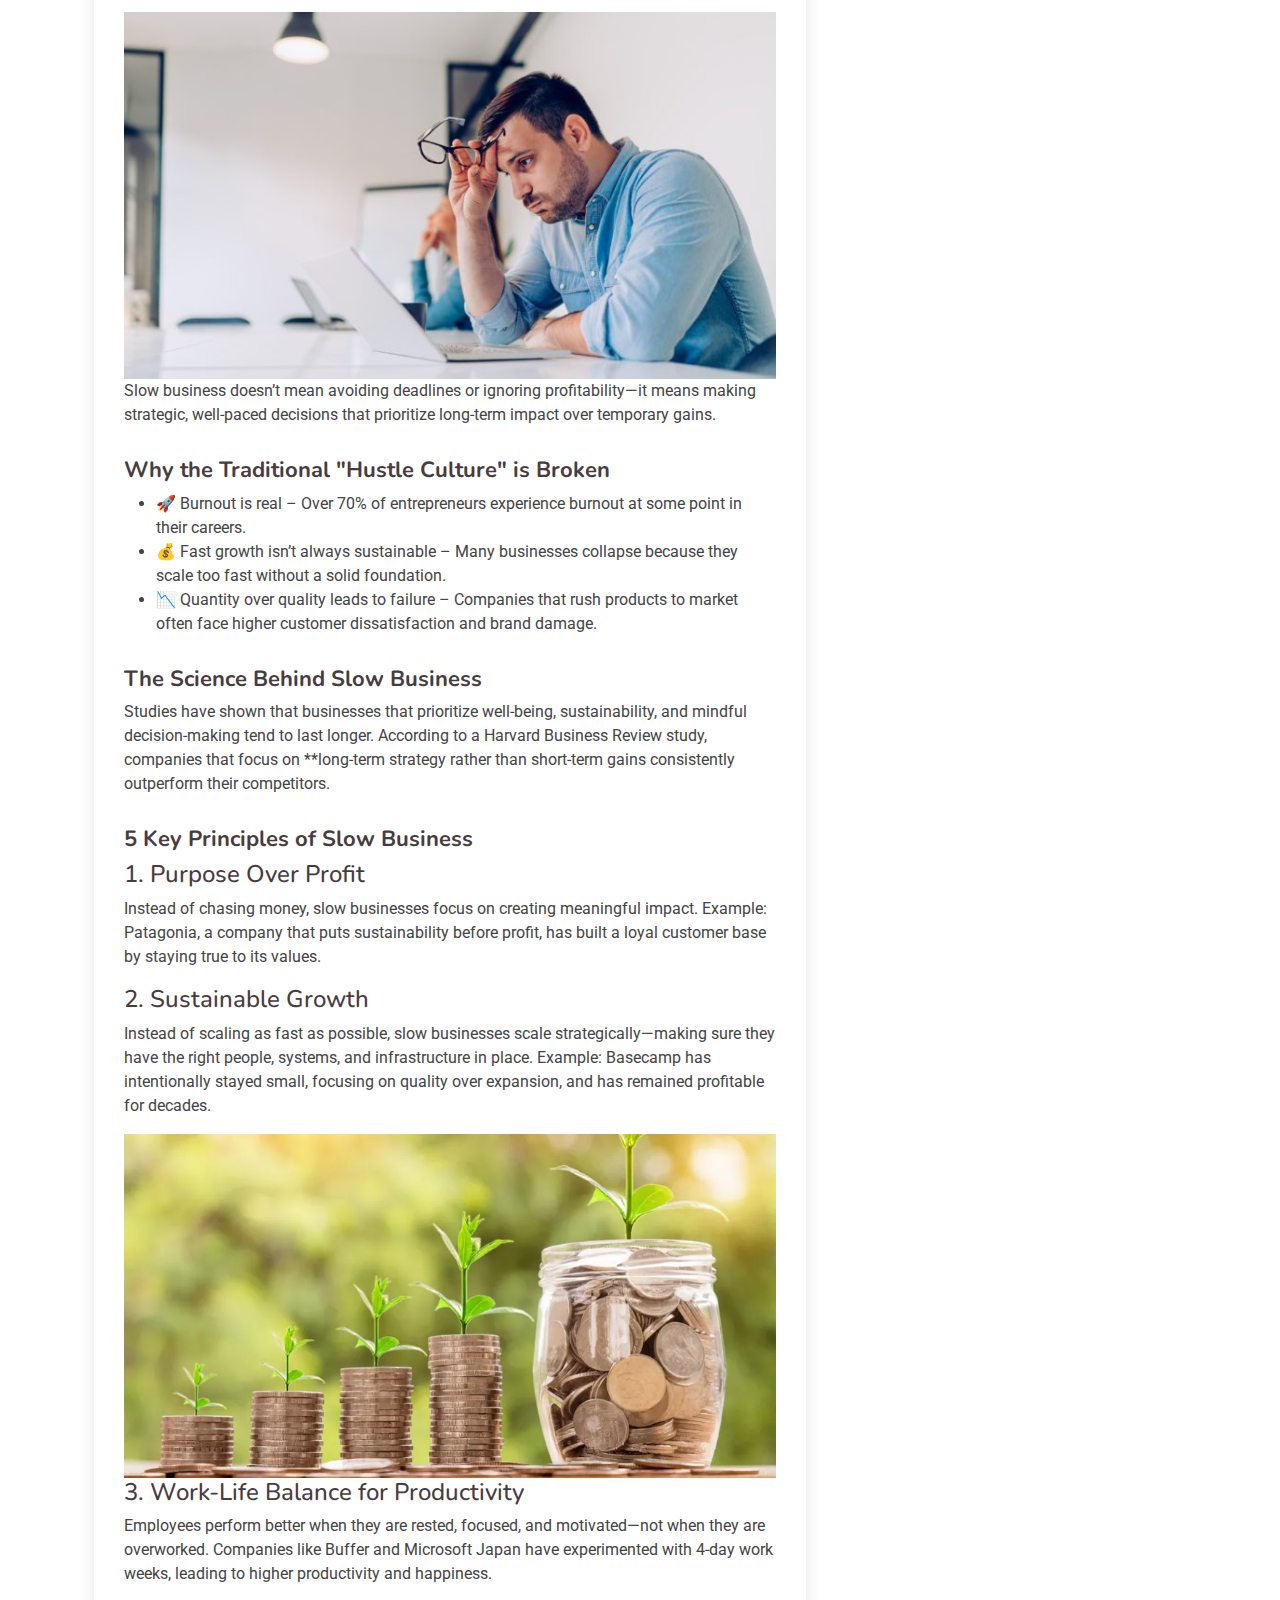
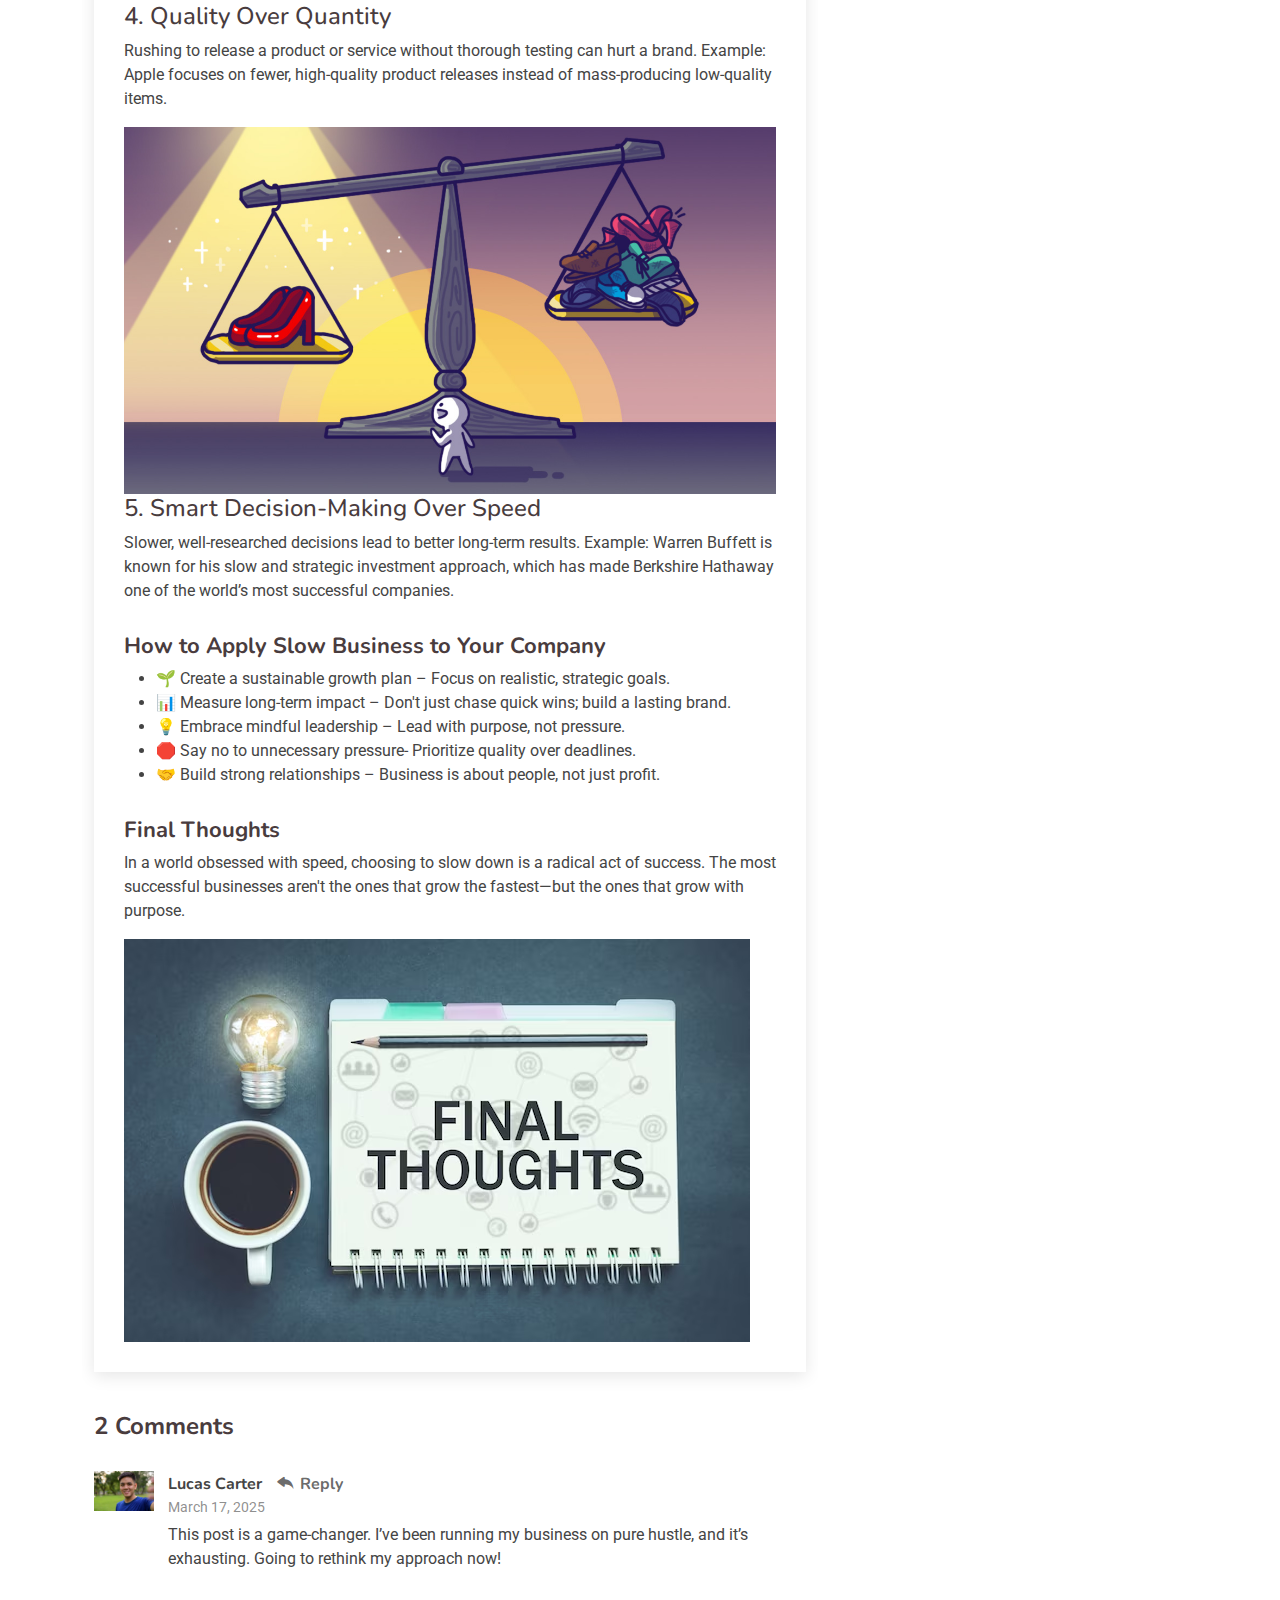
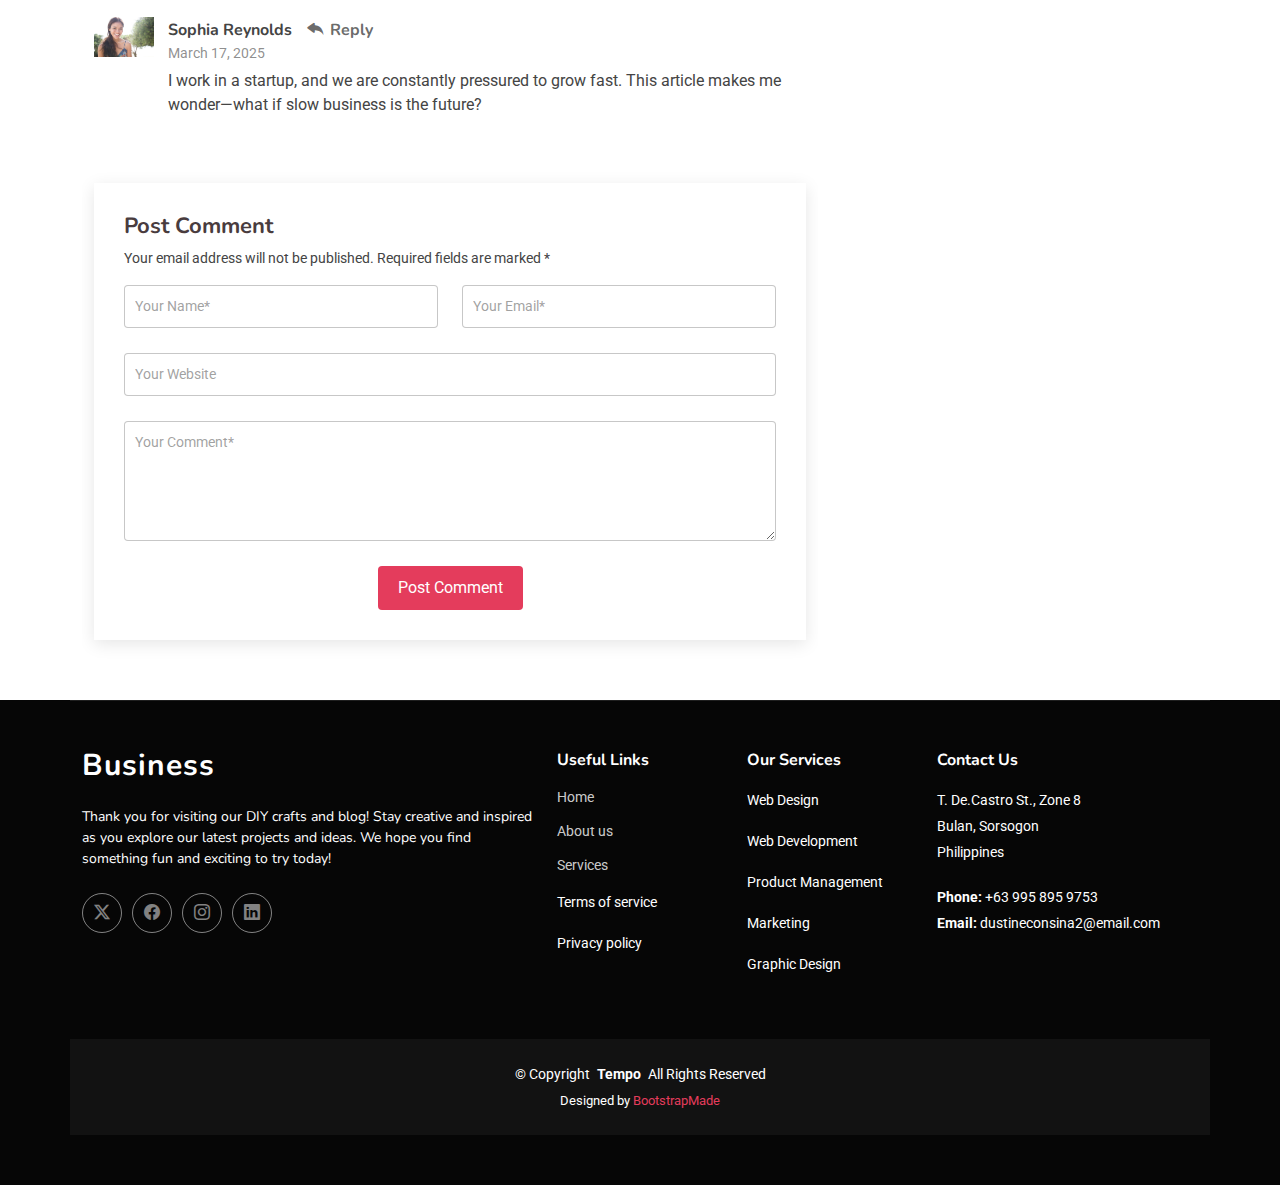
<file: blog-details5.html>
<!DOCTYPE html>
<html lang="en">

<head>
  <meta charset="utf-8">
  <meta content="width=device-width, initial-scale=1.0" name="viewport">
  <title>The Power of Slow Business</title>
  <meta name="description" content="">
  <meta name="keywords" content="">

  <!-- Favicons -->
  <link href="assets/img/favicon.png" rel="icon">
  <link href="assets/img/apple-touch-icon.png" rel="apple-touch-icon">

  <!-- Fonts -->
  <link href="https://fonts.googleapis.com" rel="preconnect">
  <link href="https://fonts.gstatic.com" rel="preconnect" crossorigin>
  <link href="https://fonts.googleapis.com/css2?family=Roboto:ital,wght@0,100;0,300;0,400;0,500;0,700;0,900;1,100;1,300;1,400;1,500;1,700;1,900&family=Poppins:ital,wght@0,100;0,200;0,300;0,400;0,500;0,600;0,700;0,800;0,900;1,100;1,200;1,300;1,400;1,500;1,600;1,700;1,800;1,900&family=Nunito:ital,wght@0,200;0,300;0,400;0,500;0,600;0,700;0,800;0,900;1,200;1,300;1,400;1,500;1,600;1,700;1,800;1,900&display=swap" rel="stylesheet">

  <!-- Vendor CSS Files -->
  <link href="assets/vendor/bootstrap/css/bootstrap.min.css" rel="stylesheet">
  <link href="assets/vendor/bootstrap-icons/bootstrap-icons.css" rel="stylesheet">
  <link href="assets/vendor/aos/aos.css" rel="stylesheet">
  <link href="assets/vendor/glightbox/css/glightbox.min.css" rel="stylesheet">
  <link href="assets/vendor/swiper/swiper-bundle.min.css" rel="stylesheet">

  <!-- Main CSS File -->
  <link href="assets/css/main.css" rel="stylesheet">

  <!-- =======================================================
  * Template Name: Tempo
  * Template URL: https://bootstrapmade.com/tempo-free-onepage-bootstrap-theme/
  * Updated: Aug 07 2024 with Bootstrap v5.3.3
  * Author: BootstrapMade.com
  * License: https://bootstrapmade.com/license/
  ======================================================== -->
</head>

<body class="blog-details-page">

  <header id="header" class="header d-flex align-items-center fixed-top">
    <div class="container-fluid container-xl position-relative d-flex align-items-center justify-content-between">

      <a href="index.html" class="logo d-flex align-items-center">
        <!-- Uncomment the line below if you also wish to use an image logo -->
        <img src="assets/img/BLOGLOGO.png" alt="">
        <h1 class="sitename">Business</h1>
      </a>

      <nav id="navmenu" class="navmenu">
        <ul>
          <li><a href="#hero">Home</a></li>
          <li><a href="#about">About</a></li>
          <li><a href="#services">Services</a></li>
          <li><a href="#portfolio">Crafts</a></li>
          <li><a href="#team">Member</a></li>
          <li><a href="blog.html" class="active">Blog</a></li>
          <li><a href="#contact">Contact</a></li>
        </ul>
        <i class="mobile-nav-toggle d-xl-none bi bi-list"></i>
      </nav>

    </div>
  </header>

  <main class="main">

    <!-- Page Title -->
    <div class="page-title dark-background" style="background-image: url(assets/img/page-title-bg.webp);">
      <div class="container position-relative">
        <h1>Blog Details</h1>
        <p>Welcome to our blog! Here, we explore a variety of topics designed to inspire creativity and provide helpful insights. Whether you're a DIY enthusiast, a crafting expert, or just looking for fresh ideas, we've got something for everyone. Join us as we dive into exciting projects, share tips, and embark on creative journeys together.</p>
        <nav class="breadcrumbs">
          <ol>
            <li><a href="index.html">Home</a></li>
            <li class="current">Blog Details</li>
          </ol>
        </nav>
      </div>
    </div><!-- End Page Title -->

    <div class="container">
      <div class="row">

        <div class="col-lg-8">

          <!-- Blog Details Section -->
          <section id="blog-details" class="blog-details section">
            <div class="container">

              <article class="article">

                <div class="post-img">
                  <img src="assets/img/blog/blog-5.jpg" alt="" class="img-fluid">
                </div>

                <h2 class="title">The Power of Slow Business: Why Less Hustle Means More Success</h2>

                <div class="meta-top">
                  <ul>
                    <li class="d-flex align-items-center"><i class="bi bi-person"></i>Laura Gimbert</a></li>
                    <li class="d-flex align-items-center"><i class="bi bi-clock"></i><time datetime="2020-01-01">January 30, 2022</time></a></li>
                    <li class="d-flex align-items-center"><i class="bi bi-chat-dots"></i>2 Comments</a></li>
                  </ul>
                </div><!-- End meta top -->

                <div class="content">
                  <p>
                      Business has long been associated with speed, competition, and relentless hustle. Entrepreneurs are told to "grind 24/7," "sleep when you're dead," and push harder every day.  
                      But what if the key to long-term success wasn’t working harder—but working smarter?
                  </p>

                  <blockquote>
                      <p>
                          "Slow business is not about doing less work. It’s about doing the right work." – Arianna Huffington
                      </p>
                  </blockquote>

                  <h3>What is Slow Business?</h3>
                  <p>
                      The Slow Business Movement is inspired by the slow living philosophy, but applied to entrepreneurship and business strategy.  
                      It emphasizes sustainability, quality, and purpose-driven growth over aggressive expansion and short-term wins.
                  </p>

                  <img src="assets/img/blog/whatisslowbusiness.jpg" class="img-fluid" alt="Slow Business">
                  <p>

                      Slow business doesn’t mean avoiding deadlines or ignoring profitability—it means making strategic, well-paced decisions that prioritize long-term impact over temporary gains.
                  </p>

                  <h3>Why the Traditional "Hustle Culture" is Broken</h3>
                  <ul>
                      <li>🚀 Burnout is real – Over 70% of entrepreneurs experience burnout at some point in their careers.</li>
                      <li>💰 Fast growth isn’t always sustainable – Many businesses collapse because they scale too fast without a solid foundation.</li>
                      <li>📉 Quantity over quality leads to failure – Companies that rush products to market often face higher customer dissatisfaction and brand damage.</li>
                  </ul>

                  <h3>The Science Behind Slow Business</h3>
                  <p>
                      Studies have shown that businesses that prioritize well-being, sustainability, and mindful decision-making tend to last longer.  
                      According to a Harvard Business Review study, companies that focus on **long-term strategy rather than short-term gains consistently outperform their competitors.
                  </p>

                  <h3>5 Key Principles of Slow Business</h3>

                  <h4>1. Purpose Over Profit</h4>
                  <p>
                      Instead of chasing money, slow businesses focus on creating meaningful impact.  
                      Example: Patagonia, a company that puts sustainability before profit, has built a loyal customer base by staying true to its values.
                  </p>

                  <h4>2. Sustainable Growth</h4>
                  <p>
                      Instead of scaling as fast as possible, slow businesses scale strategically—making sure they have the right people, systems, and infrastructure in place.  
                      Example: Basecamp has intentionally stayed small, focusing on quality over expansion, and has remained profitable for decades.
                  </p>

                  <img src="assets/img/blog/sustainable.webp" class="img-fluid" alt="Sustainable">

                  <h4>3. Work-Life Balance for Productivity</h4>
                  <p>
                      Employees perform better when they are rested, focused, and motivated—not when they are overworked.  
                      Companies like Buffer and Microsoft Japan have experimented with 4-day work weeks, leading to higher productivity and happiness.
                  </p>

                  <h4>4. Quality Over Quantity</h4>
                  <p>
                      Rushing to release a product or service without thorough testing can hurt a brand.  
                      Example: Apple focuses on fewer, high-quality product releases instead of mass-producing low-quality items.
                  </p>

                  <img src="assets/img/blog/quantity.jpg" class="img-fluid" alt="Quality over Quantity">


                  <h4>5. Smart Decision-Making Over Speed</h4>
                  <p>
                      Slower, well-researched decisions lead to better long-term results.  
                      Example: Warren Buffett is known for his slow and strategic investment approach, which has made Berkshire Hathaway one of the world’s most successful companies.
                  </p>

                  <h3>How to Apply Slow Business to Your Company</h3>
                  <ul>
                      <li>🌱 Create a sustainable growth plan – Focus on realistic, strategic goals.</li>
                      <li>📊 Measure long-term impact – Don't just chase quick wins; build a lasting brand.</li>
                      <li>💡 Embrace mindful leadership – Lead with purpose, not pressure.</li>
                      <li>🛑 Say no to unnecessary pressure- Prioritize quality over deadlines.</li>
                      <li>🤝 Build strong relationships – Business is about people, not just profit.</li>
                  </ul>

                  <h3>Final Thoughts</h3>
                  <p>
                      In a world obsessed with speed, choosing to slow down is a radical act of success.  
                      The most successful businesses aren't the ones that grow the fastest—but the ones that grow with purpose.
                  </p>

                  <img src="assets/img/blog/final.avif" class="img-fluid" alt="Thoughts">

              </div><!-- End post content -->

          </article>
        </div>
    </section><!-- /Blog Details Section -->

    <!-- Blog Comments Section -->
    <section id="blog-comments" class="blog-comments section">
      <div class="container">

          <h4 class="comments-count">2 Comments</h4>

          <div id="comment-1" class="comment">
              <div class="d-flex">
                  <div class="comment-img"><img src="assets/img/blog/comments-16.jpg" alt=""></div>
                  <div>
                      <h5><a href="#">Lucas Carter</a> <a href="#" class="reply"><i class="bi bi-reply-fill"></i> Reply</a></h5>
                      <time datetime="2025-03-17">March 17, 2025</time>
                      <p>
                          This post is a game-changer. I’ve been running my business on pure hustle, and it’s exhausting. Going to rethink my approach now!
                      </p>
                  </div>
              </div>
          </div><!-- End comment #1 -->

          <div id="comment-2" class="comment">
              <div class="d-flex">
                  <div class="comment-img"><img src="assets/img/blog/comments-17.jpg" alt=""></div>
                  <div>
                      <h5><a href="#">Sophia Reynolds</a> <a href="#" class="reply"><i class="bi bi-reply-fill"></i> Reply</a></h5>
                      <time datetime="2025-03-17">March 17, 2025</time>
                      <p>
                          I work in a startup, and we are constantly pressured to grow fast. This article makes me wonder—what if slow business is the future?
                      </p>
                  </div>
              </div>
          </div><!-- End comment #2 -->

      </div>
  </section><!-- End Blog Comments Section -->

          <!-- Comment Form Section -->
          <section id="comment-form" class="comment-form section">
            <div class="container">

              <form action="">

                <h4>Post Comment</h4>
                <p>Your email address will not be published. Required fields are marked * </p>
                <div class="row">
                  <div class="col-md-6 form-group">
                    <input name="name" type="text" class="form-control" placeholder="Your Name*">
                  </div>
                  <div class="col-md-6 form-group">
                    <input name="email" type="text" class="form-control" placeholder="Your Email*">
                  </div>
                </div>
                <div class="row">
                  <div class="col form-group">
                    <input name="website" type="text" class="form-control" placeholder="Your Website">
                  </div>
                </div>
                <div class="row">
                  <div class="col form-group">
                    <textarea name="comment" class="form-control" placeholder="Your Comment*"></textarea>
                  </div>
                </div>

                <div class="text-center">
                  <button type="submit" class="btn btn-primary">Post Comment</button>
                </div>

              </form>

            </div>
          </section><!-- /Comment Form Section -->

        </div>

        <div class="col-lg-4 sidebar">

          <div class="widgets-container">

            <!-- Blog Author Widget -->
            <div class="blog-author-widget widget-item">

              <div class="d-flex flex-column align-items-center">
                <img src="assets/img/blog/blog5.avif" class="rounded-circle flex-shrink-0" alt="">
                <h4>Laura Gimbert</h4>
                <div class="social-links">
                  <a href="https://x.com/#"><i class="bi bi-twitter-x"></i></a>
                  <a href="https://facebook.com/#"><i class="bi bi-facebook"></i></a>
                  <a href="https://instagram.com/#"><i class="biu bi-instagram"></i></a>
                  <a href="https://instagram.com/#"><i class="biu bi-linkedin"></i></a>
                </div>

                <p>
                  Born and raised in Barcelona, Spain, I finished my Bachelors Degree in Public Relations and Advertising at the University Of Barcelona in 2010, and moved across the world on my own, to Los Angeles, California, to start my professional career and continue my studies in Marketing at UCLA. After freelancing for a few years (offering services in PR, Social Media & Event Planning) in 2013 I decided to open my own business in Digital Marketing focusing in the hospitality, wellness, travel and lifestyle industries.
                </p>

              </div>
            </div><!--/Blog Author Widget -->

            <!-- Search Widget -->
            <div class="search-widget widget-item">

              <h3 class="widget-title">Search</h3>
              <form action="">
                <input type="text">
                <button type="submit" title="Search"><i class="bi bi-search"></i></button>
              </form>

            </div><!--/Search Widget -->

          </div>

        </div>

      </div>
    </div>

  </main>

  <footer id="footer" class="footer dark-background">

    <div class="container footer-top">
      <div class="row gy-4">
        <div class="col-lg-5 col-md-12 footer-about">
          <a href="index.html" class="logo d-flex align-items-center">
            <span class="sitename">Business</span>
          </a>
          <p>Thank you for visiting our DIY crafts and blog! Stay creative and inspired as you explore our latest projects and ideas. We hope you find something fun and exciting to try today!</p>
          <div class="social-links d-flex mt-4">
            <a href=""><i class="bi bi-twitter-x"></i></a>
            <a href=""><i class="bi bi-facebook"></i></a>
            <a href=""><i class="bi bi-instagram"></i></a>
            <a href=""><i class="bi bi-linkedin"></i></a>
          </div>
        </div>

        <div class="col-lg-2 col-6 footer-links">
          <h4>Useful Links</h4>
          <ul>
            <li><a href="#hero">Home</a></li>
            <li><a href="#about">About us</a></li>
            <li><a href="#services">Services</a></li>
            <li>Terms of service</li>
            <li>Privacy policy</li>
          </ul>
        </div>

        <div class="col-lg-2 col-6 footer-links">
          <h4>Our Services</h4>
          <ul>
            <li>Web Design</li>
            <li>Web Development</li>
            <li>Product Management</li>
            <li>Marketing</li>
            <li>Graphic Design</li>
          </ul>
        </div>

        <div class="col-lg-3 col-md-12 footer-contact text-center text-md-start">
          <h4>Contact Us</h4>
          <p>T. De.Castro St., Zone 8</p>
          <p>Bulan, Sorsogon</p>
          <p>Philippines</p>
          <p class="mt-4"><strong>Phone:</strong> <span>+63 995 895 9753</span></p>
          <p><strong>Email:</strong> <span>dustineconsina2@email.com</span></p>
        </div>

      </div>
    </div>

    <div class="container copyright text-center mt-4">
      <p>© <span>Copyright</span> <strong class="px-1 sitename">Tempo</strong> <span>All Rights Reserved</span></p>
      <div class="credits">
        <!-- All the links in the footer should remain intact. -->
        <!-- You can delete the links only if you've purchased the pro version. -->
        <!-- Licensing information: https://bootstrapmade.com/license/ -->
        <!-- Purchase the pro version with working PHP/AJAX contact form: [buy-url] -->
        Designed by <a href="https://bootstrapmade.com/">BootstrapMade</a>
      </div>
    </div>

  </footer>

  <!-- Scroll Top -->
  <a href="#" id="scroll-top" class="scroll-top d-flex align-items-center justify-content-center"><i class="bi bi-arrow-up-short"></i></a>

  <!-- Preloader -->
  <div id="preloader"></div>

  <!-- Vendor JS Files -->
  <script src="assets/vendor/bootstrap/js/bootstrap.bundle.min.js"></script>
  <script src="assets/vendor/php-email-form/validate.js"></script>
  <script src="assets/vendor/aos/aos.js"></script>
  <script src="assets/vendor/glightbox/js/glightbox.min.js"></script>
  <script src="assets/vendor/imagesloaded/imagesloaded.pkgd.min.js"></script>
  <script src="assets/vendor/isotope-layout/isotope.pkgd.min.js"></script>
  <script src="assets/vendor/swiper/swiper-bundle.min.js"></script>

  <!-- Main JS File -->
  <script src="assets/js/main.js"></script>

</body>

</html>
</file>
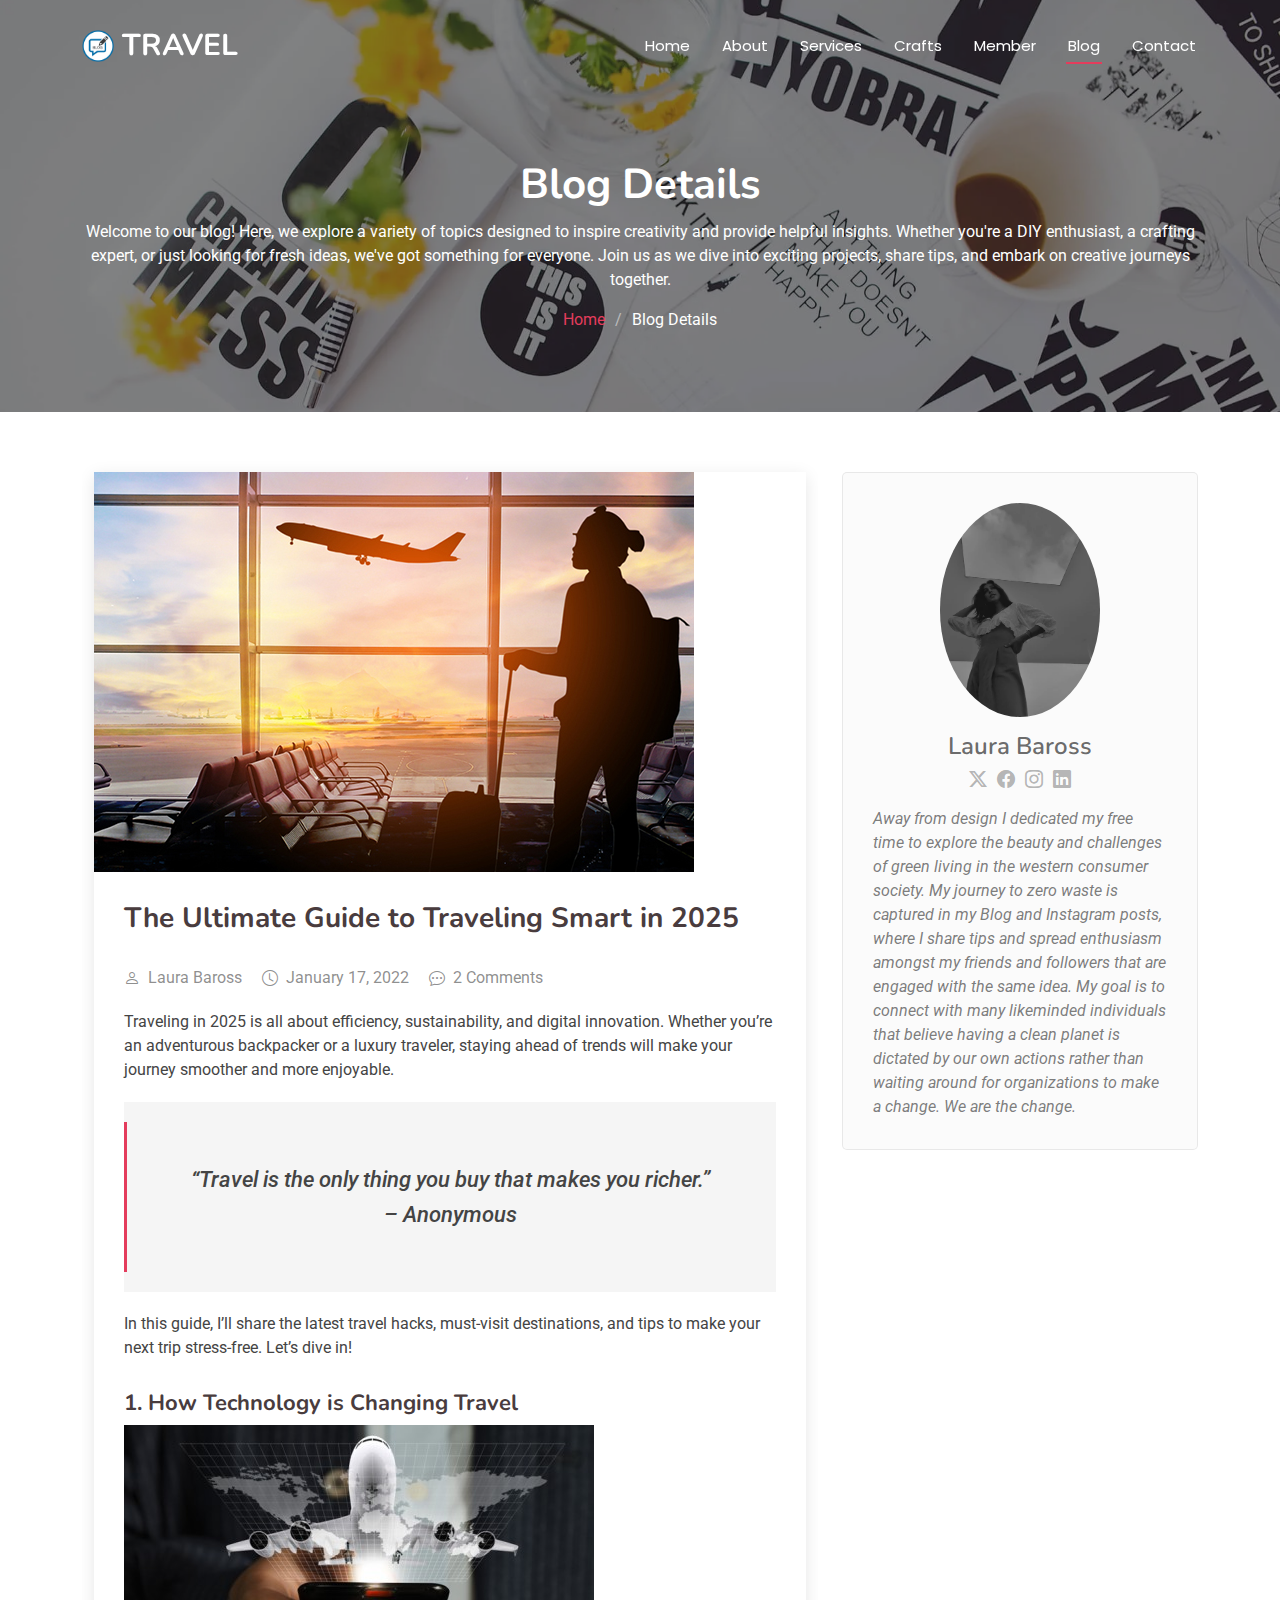
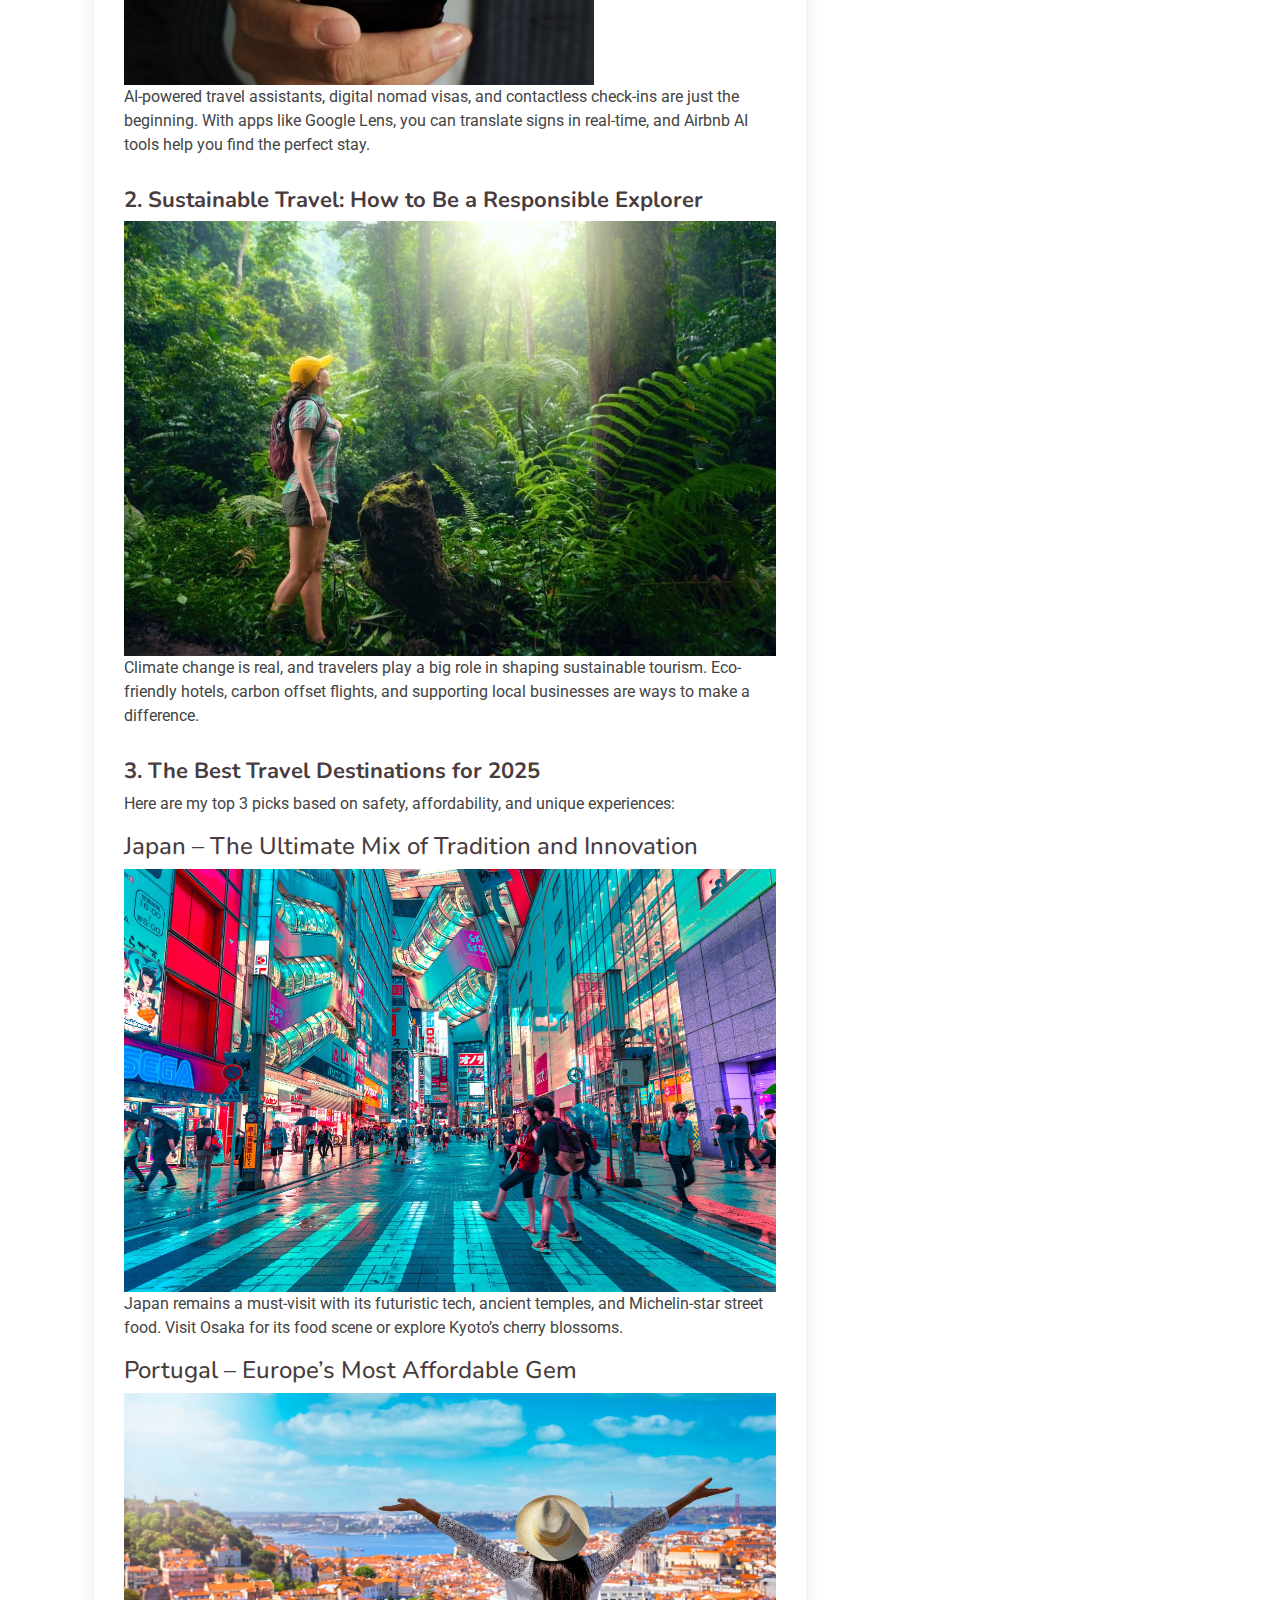
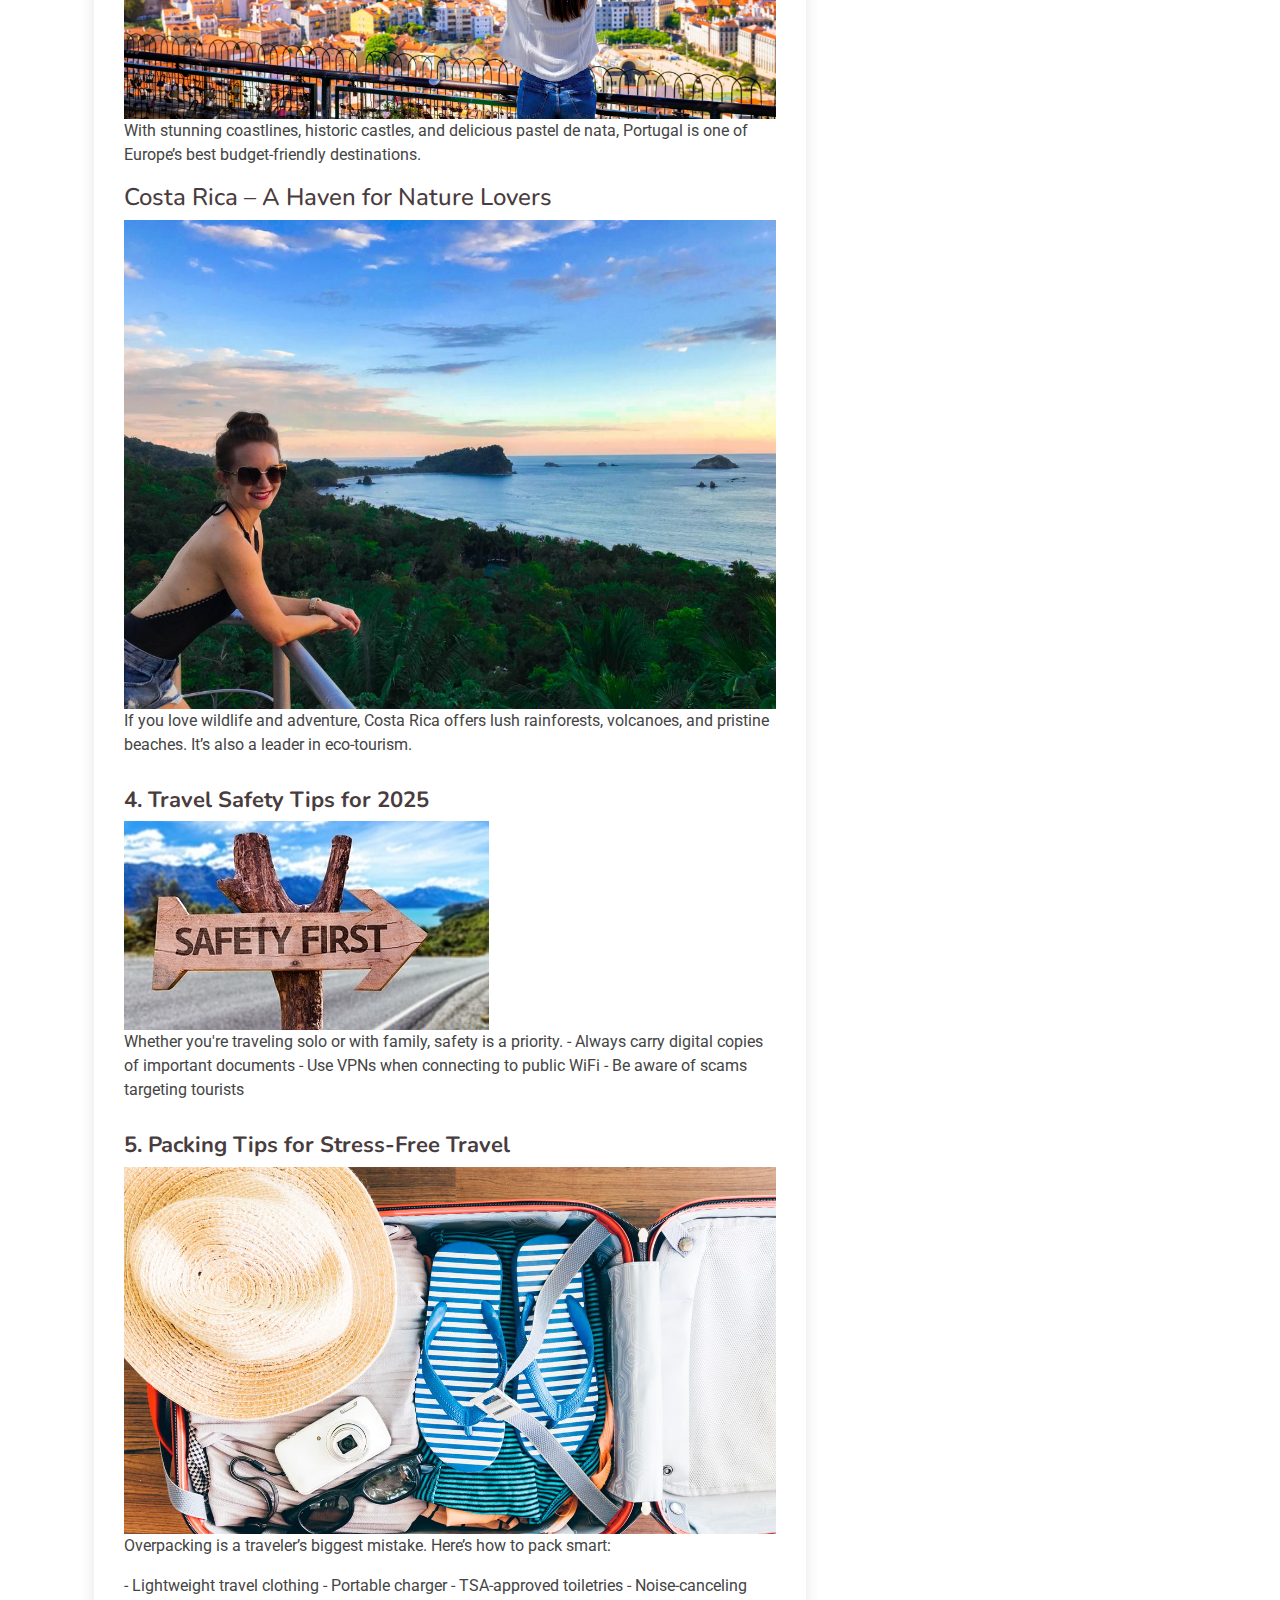
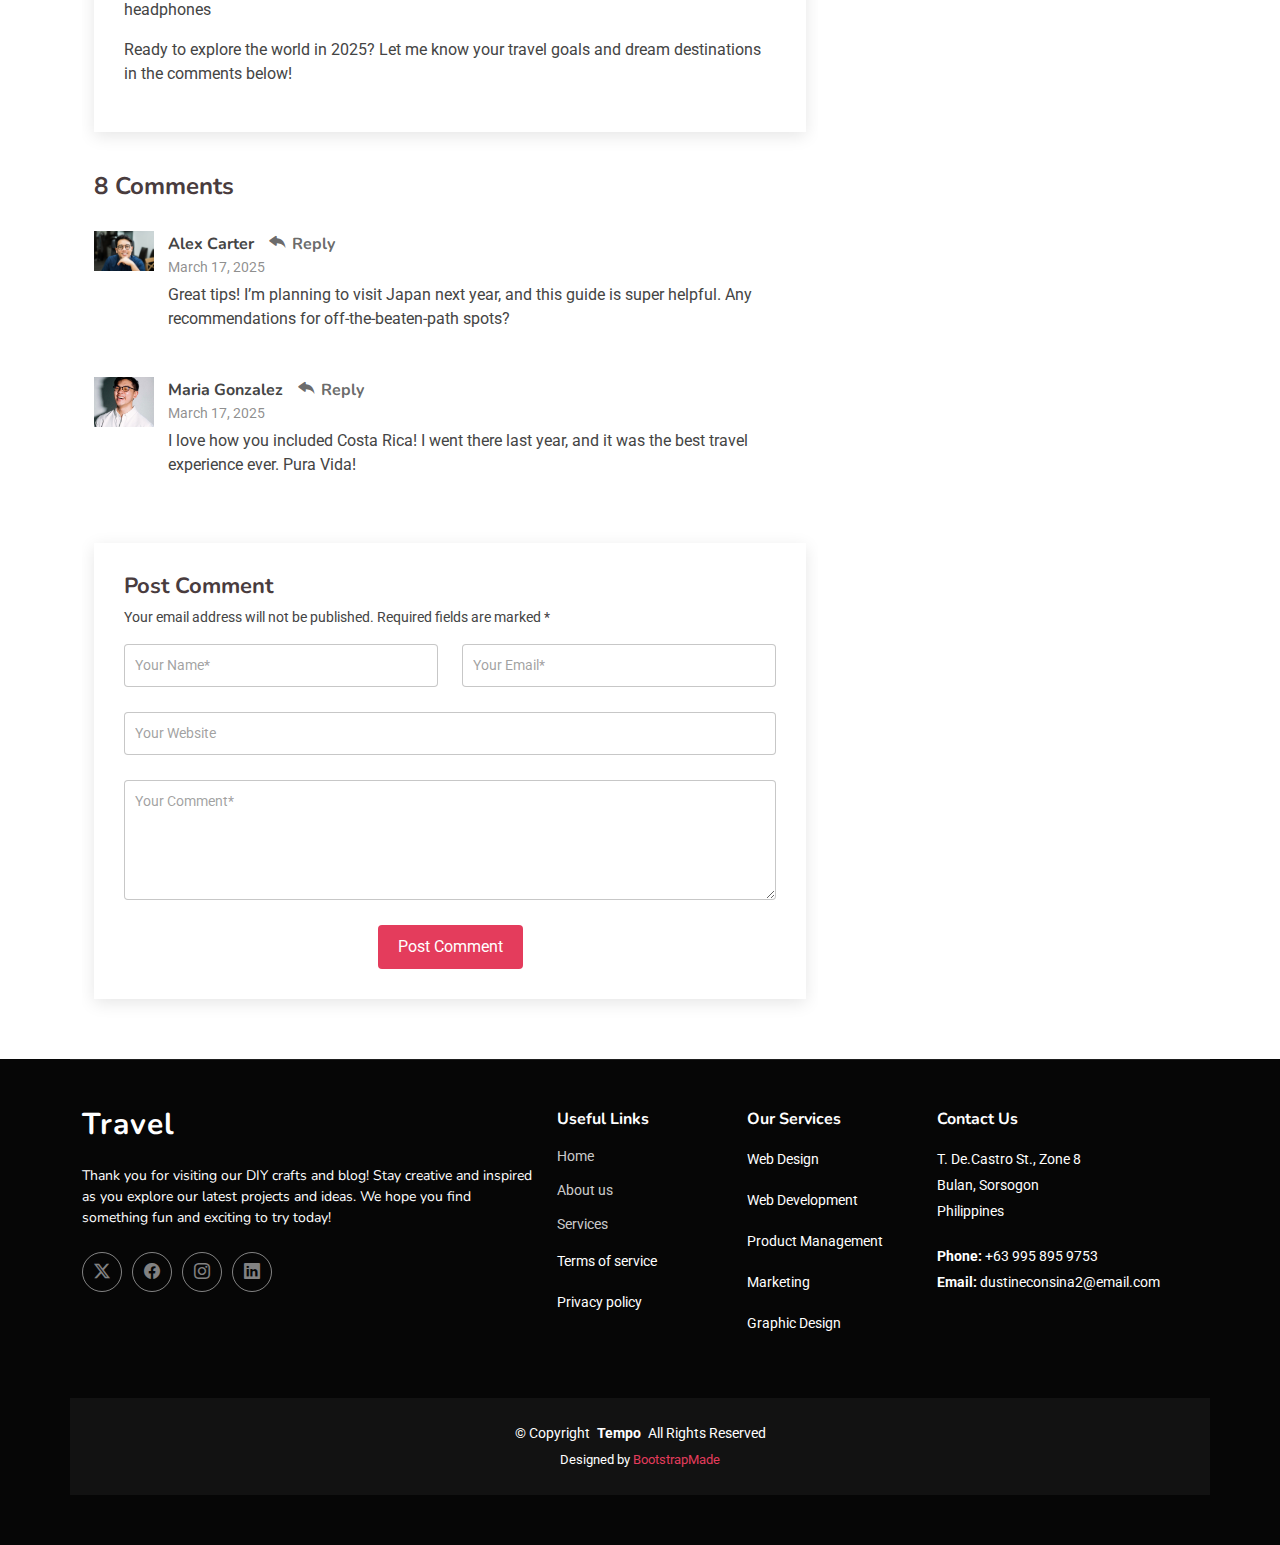
<file: blog-details6.html>
<!DOCTYPE html>
<html lang="en">

<head>
  <meta charset="utf-8">
  <meta content="width=device-width, initial-scale=1.0" name="viewport">
  <title>The Ultimate Guide to Traveling Smart in 2025</title>
  <meta name="description" content="">
  <meta name="keywords" content="">

  <!-- Favicons -->
  <link href="assets/img/favicon.png" rel="icon">
  <link href="assets/img/apple-touch-icon.png" rel="apple-touch-icon">

  <!-- Fonts -->
  <link href="https://fonts.googleapis.com" rel="preconnect">
  <link href="https://fonts.gstatic.com" rel="preconnect" crossorigin>
  <link href="https://fonts.googleapis.com/css2?family=Roboto:ital,wght@0,100;0,300;0,400;0,500;0,700;0,900;1,100;1,300;1,400;1,500;1,700;1,900&family=Poppins:ital,wght@0,100;0,200;0,300;0,400;0,500;0,600;0,700;0,800;0,900;1,100;1,200;1,300;1,400;1,500;1,600;1,700;1,800;1,900&family=Nunito:ital,wght@0,200;0,300;0,400;0,500;0,600;0,700;0,800;0,900;1,200;1,300;1,400;1,500;1,600;1,700;1,800;1,900&display=swap" rel="stylesheet">

  <!-- Vendor CSS Files -->
  <link href="assets/vendor/bootstrap/css/bootstrap.min.css" rel="stylesheet">
  <link href="assets/vendor/bootstrap-icons/bootstrap-icons.css" rel="stylesheet">
  <link href="assets/vendor/aos/aos.css" rel="stylesheet">
  <link href="assets/vendor/glightbox/css/glightbox.min.css" rel="stylesheet">
  <link href="assets/vendor/swiper/swiper-bundle.min.css" rel="stylesheet">

  <!-- Main CSS File -->
  <link href="assets/css/main.css" rel="stylesheet">

  <!-- =======================================================
  * Template Name: Tempo
  * Template URL: https://bootstrapmade.com/tempo-free-onepage-bootstrap-theme/
  * Updated: Aug 07 2024 with Bootstrap v5.3.3
  * Author: BootstrapMade.com
  * License: https://bootstrapmade.com/license/
  ======================================================== -->
</head>

<body class="blog-details-page">

  <header id="header" class="header d-flex align-items-center fixed-top">
    <div class="container-fluid container-xl position-relative d-flex align-items-center justify-content-between">

      <a href="index.html" class="logo d-flex align-items-center">
        <!-- Uncomment the line below if you also wish to use an image logo -->
        <img src="assets/img/BLOGLOGO.png" alt="">
        <h1 class="sitename">Travel</h1>
      </a>

      <nav id="navmenu" class="navmenu">
        <ul>
          <li><a href="#hero">Home</a></li>
          <li><a href="#about">About</a></li>
          <li><a href="#services">Services</a></li>
          <li><a href="#portfolio">Crafts</a></li>
          <li><a href="#team">Member</a></li>
          <li><a href="blog.html" class="active">Blog</a></li>
          <li><a href="#contact">Contact</a></li>
        </ul>
        <i class="mobile-nav-toggle d-xl-none bi bi-list"></i>
      </nav>

    </div>
  </header>

  <main class="main">

    <!-- Page Title -->
    <div class="page-title dark-background" style="background-image: url(assets/img/page-title-bg.webp);">
      <div class="container position-relative">
        <h1>Blog Details</h1>
        <p>Welcome to our blog! Here, we explore a variety of topics designed to inspire creativity and provide helpful insights. Whether you're a DIY enthusiast, a crafting expert, or just looking for fresh ideas, we've got something for everyone. Join us as we dive into exciting projects, share tips, and embark on creative journeys together.</p>
        <nav class="breadcrumbs">
          <ol>
            <li><a href="index.html">Home</a></li>
            <li class="current">Blog Details</li>
          </ol>
        </nav>
      </div>
    </div><!-- End Page Title -->

    <div class="container">
      <div class="row">

        <div class="col-lg-8">

          <!-- Blog Details Section -->
          <section id="blog-details" class="blog-details section">
            <div class="container">

              <article class="article">

                <div class="post-img">
                  <img src="assets/img/blog/main2-travel.jpg" alt="" class="img-fluid">
                </div>

                <h2 class="title">The Ultimate Guide to Traveling Smart in 2025</h2>

                <div class="meta-top">
                  <ul>
                    <li class="d-flex align-items-center"><i class="bi bi-person"></i>Laura Baross</a></li>
                    <li class="d-flex align-items-center"><i class="bi bi-clock"></i><time datetime="2020-01-01">January 17, 2022</time></a></li>
                    <li class="d-flex align-items-center"><i class="bi bi-chat-dots"></i>2 Comments</a></li>
                  </ul>
                </div><!-- End meta top -->

                <!-- Blog Content -->
                <div class="content">
                  <p>
                      Traveling in 2025 is all about efficiency, sustainability, and digital innovation. Whether you’re an adventurous backpacker or a luxury traveler, staying ahead of trends will make your journey smoother and more enjoyable.  
                  </p>

                  <blockquote>
                      <p>“Travel is the only thing you buy that makes you richer.” – Anonymous</p>
                  </blockquote>

                  <p>
                      In this guide, I’ll share the latest travel hacks, must-visit destinations, and tips to make your next trip stress-free. Let’s dive in!  
                  </p>

                  
                  <h3>1. How Technology is Changing Travel</h3>
                  <img src="assets/img/blog/tavel.jpg" class="img-fluid" alt="Travel Technology">
                  <p>
                      AI-powered travel assistants, digital nomad visas, and contactless check-ins are just the beginning. With apps like Google Lens, you can translate signs in real-time, and Airbnb AI tools help you find the perfect stay.
                  </p>

                  
                  <h3>2. Sustainable Travel: How to Be a Responsible Explorer</h3>
                  <img src="assets/img/blog/eco.jpg" class="img-fluid" alt="Sustainable Travel">
                  <p>
                      Climate change is real, and travelers play a big role in shaping sustainable tourism. Eco-friendly hotels, carbon offset flights, and supporting local businesses are ways to make a difference.
                  </p>

                 
                  <h3>3. The Best Travel Destinations for 2025</h3>
                  <p>Here are my top 3 picks based on safety, affordability, and unique experiences:</p>

                  <h4>Japan – The Ultimate Mix of Tradition and Innovation</h4>
                  <img src="assets/img/blog/japan.jpg" class="img-fluid" alt="Japan Travel">
                  <p>
                      Japan remains a must-visit with its futuristic tech, ancient temples, and Michelin-star street food. Visit Osaka for its food scene or explore Kyoto’s cherry blossoms.
                  </p>

                  <h4>Portugal – Europe’s Most Affordable Gem</h4>
                  <img src="assets/img/blog/portugal.webp" class="img-fluid" alt="Portugal Travel">
                  <p>
                      With stunning coastlines, historic castles, and delicious pastel de nata, Portugal is one of Europe’s best budget-friendly destinations.
                  </p>

                  <h4>Costa Rica – A Haven for Nature Lovers</h4>
                  <img src="assets/img/blog/costarica.jpg" class="img-fluid" alt="Costa Rica Travel">
                  <p>
                      If you love wildlife and adventure, Costa Rica offers lush rainforests, volcanoes, and pristine beaches. It’s also a leader in eco-tourism.
                  </p>

                  
                  <h3>4. Travel Safety Tips for 2025</h3>
                  <img src="assets/img/blog/safety.jpg" class="img-fluid" alt="Travel Safety">
                  <p>
                      Whether you're traveling solo or with family, safety is a priority.  
                      - Always carry digital copies of important documents  
                      - Use VPNs when connecting to public WiFi  
                      - Be aware of scams targeting tourists  
                  </p>

                  
                  <h3>5. Packing Tips for Stress-Free Travel</h3>
                  <img src="assets/img/blog/packingtips.avif" class="img-fluid" alt="Packing Tips">
                  <p>
                      Overpacking is a traveler’s biggest mistake. Here’s how to pack smart:
                  </p>

                  <p>
                      - Lightweight travel clothing  
                      - Portable charger  
                      - TSA-approved toiletries  
                      - Noise-canceling headphones  
                  </p>

                  <p>
                      Ready to explore the world in 2025? Let me know your travel goals and dream destinations in the comments below!  
                  </p>

              </div>

          </article>


            </div>
          </section><!-- /Blog Details Section -->

    <!-- Blog Comments Section -->
    <section id="blog-comments" class="blog-comments section">
      <div class="container">
          <h4 class="comments-count">8 Comments</h4>

          <div id="comment-1" class="comment">
              <div class="d-flex">
                  <div class="comment-img"><img src="assets/img/blog/comments-18.jpg" alt=""></div>
                  <div>
                      <h5><a href="#">Alex Carter</a> <a href="#" class="reply"><i class="bi bi-reply-fill"></i> Reply</a></h5>
                      <time datetime="2025-03-17">March 17, 2025</time>
                      <p>
                          Great tips! I’m planning to visit Japan next year, and this guide is super helpful. Any recommendations for off-the-beaten-path spots?
                      </p>
                  </div>
              </div>
          </div>

          <div id="comment-2" class="comment">
              <div class="d-flex">
                  <div class="comment-img"><img src="assets/img/blog/comments-19.jpg" alt=""></div>
                  <div>
                      <h5><a href="#">Maria Gonzalez</a> <a href="#" class="reply"><i class="bi bi-reply-fill"></i> Reply</a></h5>
                      <time datetime="2025-03-17">March 17, 2025</time>
                      <p>
                          I love how you included Costa Rica! I went there last year, and it was the best travel experience ever. Pura Vida!
                      </p>
                  </div>
              </div>
          </div>

      </div>
  </section><!-- /Blog Comments Section -->

          <!-- Comment Form Section -->
          <section id="comment-form" class="comment-form section">
            <div class="container">

              <form action="">

                <h4>Post Comment</h4>
                <p>Your email address will not be published. Required fields are marked * </p>
                <div class="row">
                  <div class="col-md-6 form-group">
                    <input name="name" type="text" class="form-control" placeholder="Your Name*">
                  </div>
                  <div class="col-md-6 form-group">
                    <input name="email" type="text" class="form-control" placeholder="Your Email*">
                  </div>
                </div>
                <div class="row">
                  <div class="col form-group">
                    <input name="website" type="text" class="form-control" placeholder="Your Website">
                  </div>
                </div>
                <div class="row">
                  <div class="col form-group">
                    <textarea name="comment" class="form-control" placeholder="Your Comment*"></textarea>
                  </div>
                </div>

                <div class="text-center">
                  <button type="submit" class="btn btn-primary">Post Comment</button>
                </div>

              </form>

            </div>
          </section><!-- /Comment Form Section -->

        </div>

        <div class="col-lg-4 sidebar">

          <div class="widgets-container">

            <!-- Blog Author Widget -->
            <div class="blog-author-widget widget-item">

              <div class="d-flex flex-column align-items-center">
                <img src="assets/img/blog/laura.webp" class="rounded-circle flex-shrink-0" alt="">
                <h4>Laura Baross</h4>
                <div class="social-links">
                  <a href="https://x.com/#"><i class="bi bi-twitter-x"></i></a>
                  <a href="https://www.facebook.com/lau.brss/?"><i class="bi bi-facebook"></i></a>
                  <a href="https://www.instagram.com/laubaross/"><i class="biu bi-instagram"></i></a>
                  <a href="https://instagram.com/#"><i class="biu bi-linkedin"></i></a>
                </div>

                <p>
                  Away from design I dedicated my free time to explore the beauty and challenges of green living in the western consumer society.  My journey to zero waste is captured in my Blog and Instagram posts, where I share tips and spread enthusiasm amongst my friends and followers that are engaged with the same idea. My goal is to connect with many likeminded individuals that believe having a clean planet is dictated by our own actions rather than waiting around for organizations to make a change. We are the change.
                </p>

              </div>
            </div><!--/Blog Author Widget -->

  </main>

  <footer id="footer" class="footer dark-background">

    <div class="container footer-top">
      <div class="row gy-4">
        <div class="col-lg-5 col-md-12 footer-about">
          <a href="index.html" class="logo d-flex align-items-center">
            <span class="sitename">Travel</span>
          </a>
          <p>Thank you for visiting our DIY crafts and blog! Stay creative and inspired as you explore our latest projects and ideas. We hope you find something fun and exciting to try today!</p>
          <div class="social-links d-flex mt-4">
            <a href=""><i class="bi bi-twitter-x"></i></a>
            <a href=""><i class="bi bi-facebook"></i></a>
            <a href=""><i class="bi bi-instagram"></i></a>
            <a href=""><i class="bi bi-linkedin"></i></a>
          </div>
        </div>

        <div class="col-lg-2 col-6 footer-links">
          <h4>Useful Links</h4>
          <ul>
            <li><a href="#hero">Home</a></li>
            <li><a href="#about">About us</a></li>
            <li><a href="#services">Services</a></li>
            <li>Terms of service</li>
            <li>Privacy policy</li>
          </ul>
        </div>

        <div class="col-lg-2 col-6 footer-links">
          <h4>Our Services</h4>
          <ul>
            <li>Web Design</li>
            <li>Web Development</li>
            <li>Product Management</li>
            <li>Marketing</li>
            <li>Graphic Design</li>
          </ul>
        </div>

        <div class="col-lg-3 col-md-12 footer-contact text-center text-md-start">
          <h4>Contact Us</h4>
          <p>T. De.Castro St., Zone 8</p>
          <p>Bulan, Sorsogon</p>
          <p>Philippines</p>
          <p class="mt-4"><strong>Phone:</strong> <span>+63 995 895 9753</span></p>
          <p><strong>Email:</strong> <span>dustineconsina2@email.com</span></p>
        </div>

      </div>
    </div>

    <div class="container copyright text-center mt-4">
      <p>© <span>Copyright</span> <strong class="px-1 sitename">Tempo</strong> <span>All Rights Reserved</span></p>
      <div class="credits">
        <!-- All the links in the footer should remain intact. -->
        <!-- You can delete the links only if you've purchased the pro version. -->
        <!-- Licensing information: https://bootstrapmade.com/license/ -->
        <!-- Purchase the pro version with working PHP/AJAX contact form: [buy-url] -->
        Designed by <a href="https://bootstrapmade.com/">BootstrapMade</a>
      </div>
    </div>

  </footer>

  <!-- Scroll Top -->
  <a href="#" id="scroll-top" class="scroll-top d-flex align-items-center justify-content-center"><i class="bi bi-arrow-up-short"></i></a>

  <!-- Preloader -->
  <div id="preloader"></div>

  <!-- Vendor JS Files -->
  <script src="assets/vendor/bootstrap/js/bootstrap.bundle.min.js"></script>
  <script src="assets/vendor/php-email-form/validate.js"></script>
  <script src="assets/vendor/aos/aos.js"></script>
  <script src="assets/vendor/glightbox/js/glightbox.min.js"></script>
  <script src="assets/vendor/imagesloaded/imagesloaded.pkgd.min.js"></script>
  <script src="assets/vendor/isotope-layout/isotope.pkgd.min.js"></script>
  <script src="assets/vendor/swiper/swiper-bundle.min.js"></script>

  <!-- Main JS File -->
  <script src="assets/js/main.js"></script>

</body>

</html>
</file>
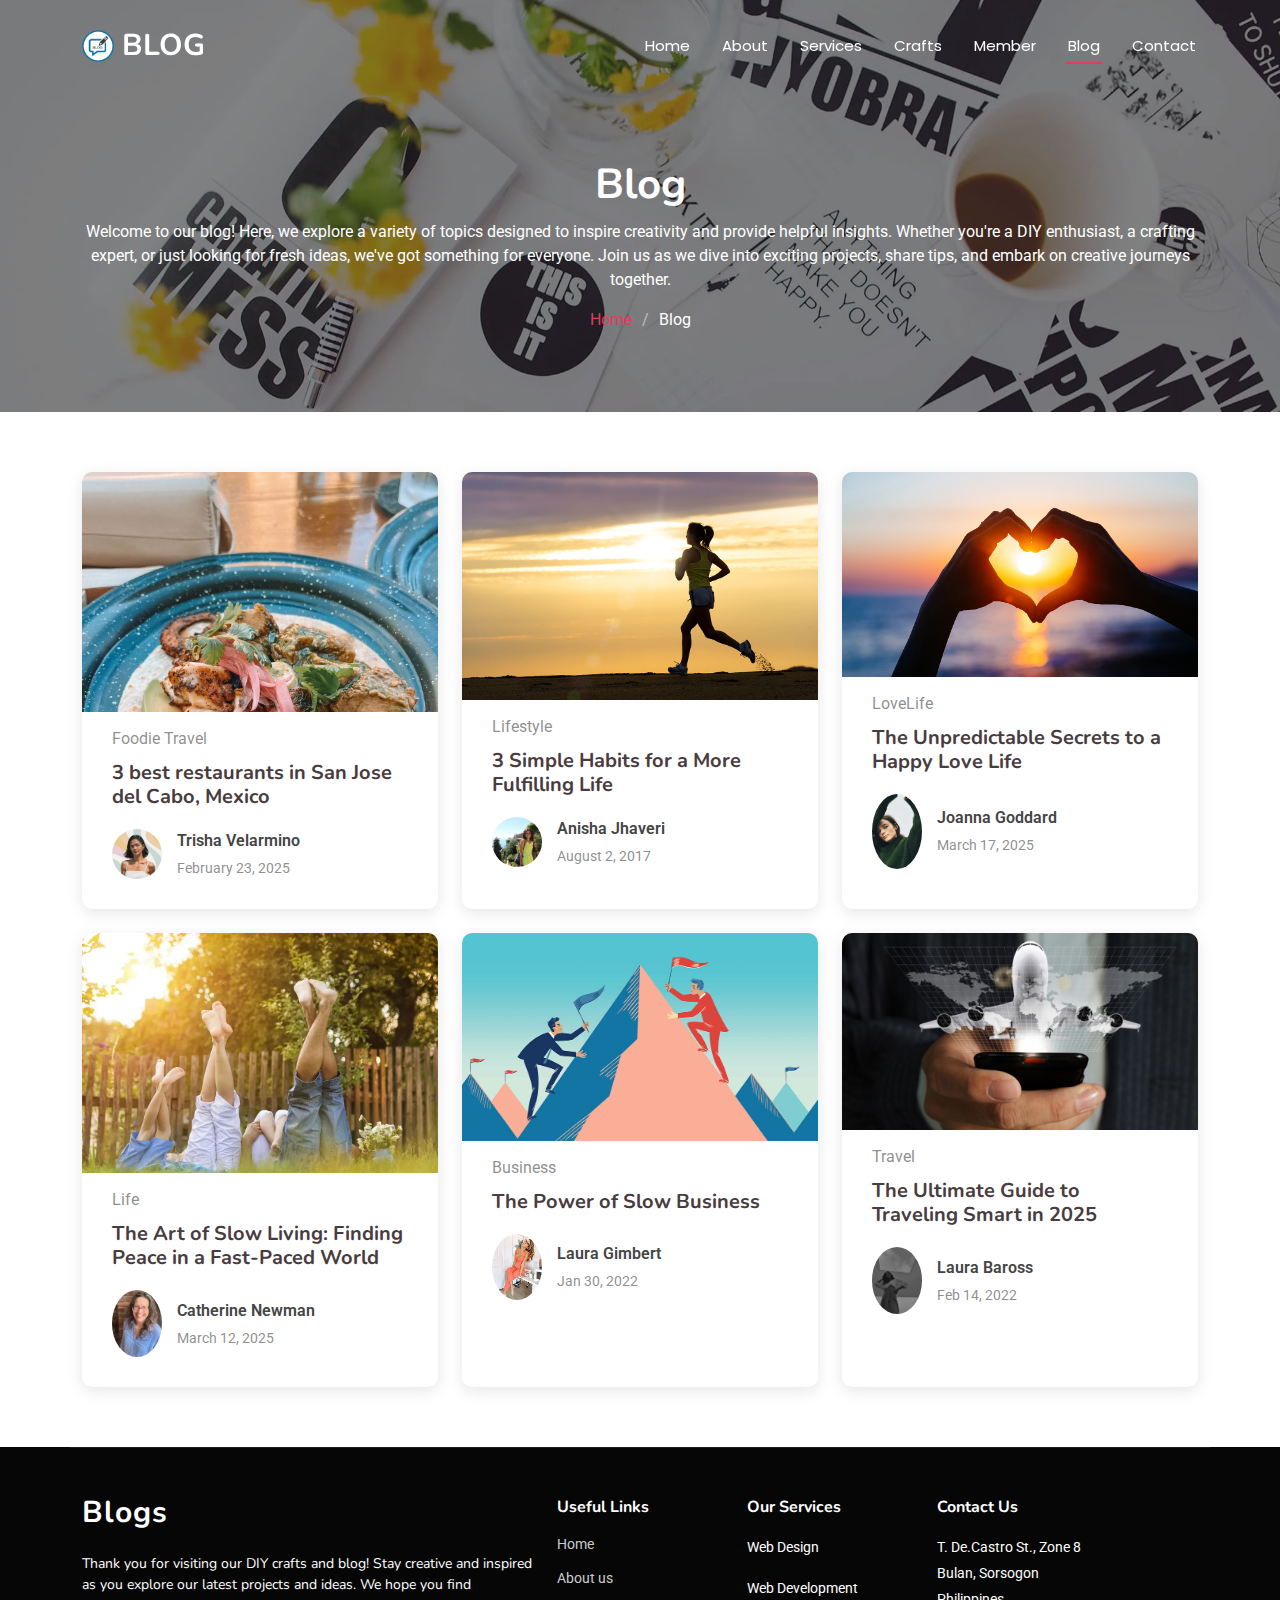
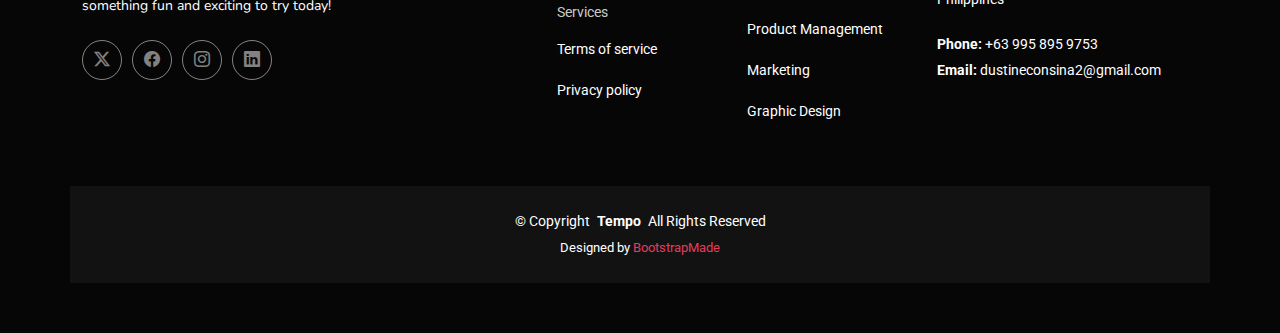
<file: blog.html>
<!DOCTYPE html>
<html lang="en">

<head>
  <meta charset="utf-8">
  <meta content="width=device-width, initial-scale=1.0" name="viewport">
  <title>Blogs</title>
  <meta name="description" content="">
  <meta name="keywords" content="">

  <!-- Favicons -->
  <link href="assets/img/favicon.png" rel="icon">
  <link href="assets/img/apple-touch-icon.png" rel="apple-touch-icon">

  <!-- Fonts -->
  <link href="https://fonts.googleapis.com" rel="preconnect">
  <link href="https://fonts.gstatic.com" rel="preconnect" crossorigin>
  <link href="https://fonts.googleapis.com/css2?family=Roboto:ital,wght@0,100;0,300;0,400;0,500;0,700;0,900;1,100;1,300;1,400;1,500;1,700;1,900&family=Poppins:ital,wght@0,100;0,200;0,300;0,400;0,500;0,600;0,700;0,800;0,900;1,100;1,200;1,300;1,400;1,500;1,600;1,700;1,800;1,900&family=Nunito:ital,wght@0,200;0,300;0,400;0,500;0,600;0,700;0,800;0,900;1,200;1,300;1,400;1,500;1,600;1,700;1,800;1,900&display=swap" rel="stylesheet">

  <!-- Vendor CSS Files -->
  <link href="assets/vendor/bootstrap/css/bootstrap.min.css" rel="stylesheet">
  <link href="assets/vendor/bootstrap-icons/bootstrap-icons.css" rel="stylesheet">
  <link href="assets/vendor/aos/aos.css" rel="stylesheet">
  <link href="assets/vendor/glightbox/css/glightbox.min.css" rel="stylesheet">
  <link href="assets/vendor/swiper/swiper-bundle.min.css" rel="stylesheet">

  <!-- Main CSS File -->
  <link href="assets/css/main.css" rel="stylesheet">

  <!-- =======================================================
  * Template Name: Tempo
  * Template URL: https://bootstrapmade.com/tempo-free-onepage-bootstrap-theme/
  * Updated: Aug 07 2024 with Bootstrap v5.3.3
  * Author: BootstrapMade.com
  * License: https://bootstrapmade.com/license/
  ======================================================== -->
</head>

<body class="blog-page">

  <header id="header" class="header d-flex align-items-center fixed-top">
    <div class="container-fluid container-xl position-relative d-flex align-items-center justify-content-between">

      <a href="index.html" class="logo d-flex align-items-center">
        <!-- Uncomment the line below if you also wish to use an image logo -->
        <img src="assets/img/BLOGLOGO.png" alt="">
        <h1 class="sitename">Blog</h1>
      </a>

      <nav id="navmenu" class="navmenu">
        <ul>
          <li><a href="#hero">Home</a></li>
          <li><a href="#about">About</a></li>
          <li><a href="#services">Services</a></li>
          <li><a href="#portfolio">Crafts</a></li>
          <li><a href="#team">Member</a></li>
          <li><a href="blog.html" class="active">Blog</a></li>
          <li><a href="#contact">Contact</a></li>
        </ul>
        <i class="mobile-nav-toggle d-xl-none bi bi-list"></i>
      </nav>

    </div>
  </header>

  <main class="main">

    <!-- Page Title -->
    <div class="page-title dark-background" style="background-image: url(assets/img/page-title-bg.webp);">
      <div class="container position-relative">
        <h1>Blog</h1>
        <p>Welcome to our blog! Here, we explore a variety of topics designed to inspire creativity and provide helpful insights. Whether you're a DIY enthusiast, a crafting expert, or just looking for fresh ideas, we've got something for everyone. Join us as we dive into exciting projects, share tips, and embark on creative journeys together.</p>
        <nav class="breadcrumbs">
          <ol>
            <li><a href="index.html">Home</a></li>
            <li class="current">Blog</li>
          </ol>
        </nav>
      </div>
    </div><!-- End Page Title -->

    <!-- Blog Posts Section -->
    <section id="blog-posts" class="blog-posts section">

      <div class="container">
        <div class="row gy-4">

          <div class="col-lg-4">
            <article>

              <div class="post-img">
                <img src="assets/img/blog/Aguamala.webp" alt="" class="img-fluid">
              </div>

              <p class="post-category">Foodie Travel</p>

              <h2 class="title">
                <a href="blog-details.html">3 best restaurants in San Jose del Cabo, Mexico</a>
              </h2>

              <div class="d-flex align-items-center">
                <img src="assets/img/blog/Trisha-Profile.webp" alt="" class="img-fluid post-author-img flex-shrink-0">
                <div class="post-meta">
                  <p class="post-author">Trisha Velarmino</p>
                  <p class="post-date">
                    <time datetime="2022-01-01"> February 23, 2025 </time>
                  </p>
                </div>
              </div>

            </article>
          </div><!-- End post list item -->

          <div class="col-lg-4">
            <article>

              <div class="post-img">
                <img src="assets/img/blog/lifestyle-main.jpg" alt="" class="img-fluid">
              </div>

              <p class="post-category">Lifestyle</p>

              <h2 class="title">
                <a href="blog-details2.html">3 Simple Habits for a More Fulfilling Life</a>
              </h2>

              <div class="d-flex align-items-center">
                <img src="assets/img/blog/anisha-profile-pic.webp" alt="" class="img-fluid post-author-img flex-shrink-0">
                <div class="post-meta">
                  <p class="post-author">Anisha Jhaveri</p>
                  <p class="post-date">
                    <time datetime="2022-01-01">August 2, 2017</time>
                  </p>
                </div>
              </div>

            </article>
          </div><!-- End post list item -->

          <div class="col-lg-4">
            <article>

              <div class="post-img">
                <img src="assets/img/blog/lovelife-main.jpg" alt="" class="img-fluid">
              </div>

              <p class="post-category">LoveLife</p>

              <h2 class="title">
                <a href="blog-details3.html">The Unpredictable Secrets to a Happy Love Life</a>
              </h2>

              <div class="d-flex align-items-center">
                <img src="assets/img/blog/2ndblog.webp" alt="" class="img-fluid post-author-img flex-shrink-0">
                <div class="post-meta">
                  <p class="post-author">Joanna Goddard</p>
                  <p class="post-date">
                    <time datetime="2022-01-01">March 17, 2025</time>
                  </p>
                </div>
              </div>

            </article>
          </div><!-- End post list item -->

          <div class="col-lg-4">
            <article>

              <div class="post-img">
                <img src="assets/img/blog/slowliving-main.webp" alt="" class="img-fluid">
              </div>

              <p class="post-category">Life</p>

              <h2 class="title">
                <a href="blog-details4.html">The Art of Slow Living: Finding Peace in a Fast-Paced World</a>
              </h2>

              <div class="d-flex align-items-center">
                <img src="assets/img/blog/newman.jpeg" alt="" class="img-fluid post-author-img flex-shrink-0">
                <div class="post-meta">
                  <p class="post-author">Catherine Newman</p>
                  <p class="post-date">
                    <time datetime="2022-01-01">March 12, 2025</time>
                  </p>
                </div>
              </div>

            </article>
          </div><!-- End post list item -->

          <div class="col-lg-4">
            <article>

              <div class="post-img">
                <img src="assets/img/blog/powerofslow-main.jpg" alt="" class="img-fluid">
              </div>

              <p class="post-category">Business</p>

              <h2 class="title">
                <a href="blog-details5.html">The Power of Slow Business</a>
              </h2>

              <div class="d-flex align-items-center">
                <img src="assets/img/blog/blog5.avif" alt="" class="img-fluid post-author-img flex-shrink-0">
                <div class="post-meta">
                  <p class="post-author">Laura Gimbert</p>
                  <p class="post-date">
                    <time datetime="2022-01-01">Jan 30, 2022</time>
                  </p>
                </div>
              </div>

            </article>
          </div><!-- End post list item -->

          <div class="col-lg-4">
            <article>

              <div class="post-img">
                <img src="assets/img/blog/tavel.jpg" alt="" class="img-fluid">
              </div>

              <p class="post-category">Travel</p>

              <h2 class="title">
                <a href="blog-details6.html">The Ultimate Guide to Traveling Smart in 2025</a>
              </h2>

              <div class="d-flex align-items-center">
                <img src="assets/img/blog/laura.webp" alt="" class="img-fluid post-author-img flex-shrink-0">
                <div class="post-meta">
                  <p class="post-author">Laura Baross</p>
                  <p class="post-date">
                    <time datetime="2022-01-01">Feb 14, 2022</time>
                  </p>
                </div>
              </div>

            </article>
          </div><!-- End post list item -->

        </div>
      </div>

    </section><!-- /Blog Posts Section -->


  </main>

  <footer id="footer" class="footer dark-background">

    <div class="container footer-top">
      <div class="row gy-4">
        <div class="col-lg-5 col-md-12 footer-about">
          <a href="index.html" class="logo d-flex align-items-center">
            <span class="sitename">Blogs</span>
          </a>
          <p>Thank you for visiting our DIY crafts and blog! Stay creative and inspired as you explore our latest projects and ideas. We hope you find something fun and exciting to try today!</p>
          <div class="social-links d-flex mt-4">
            <a href=""><i class="bi bi-twitter-x"></i></a>
            <a href=""><i class="bi bi-facebook"></i></a>
            <a href=""><i class="bi bi-instagram"></i></a>
            <a href=""><i class="bi bi-linkedin"></i></a>
          </div>
        </div>

        <div class="col-lg-2 col-6 footer-links">
          <h4>Useful Links</h4>
          <ul>
            <li><a href="#hero">Home</a></li>
            <li><a href="#about">About us</a></li>
            <li><a href="#services">Services</a></li>
            <li>Terms of service</li>
            <li>Privacy policy</li>
          </ul>
        </div>

        <div class="col-lg-2 col-6 footer-links">
          <h4>Our Services</h4>
          <ul>
            <li>Web Design</li>
            <li>Web Development</li>
            <li>Product Management</li>
            <li>Marketing</li>
            <li>Graphic Design</li>
          </ul>
        </div>

        <div class="col-lg-3 col-md-12 footer-contact text-center text-md-start">
          <h4>Contact Us</h4>
          <p>T. De.Castro St., Zone 8</p>
          <p>Bulan, Sorsogon</p>
          <p>Philippines</p>
          <p class="mt-4"><strong>Phone:</strong> <span>+63 995 895 9753</span></p>
          <p><strong>Email:</strong> <span>dustineconsina2@gmail.com</span></p>
        </div>

      </div>
    </div>

    <div class="container copyright text-center mt-4">
      <p>© <span>Copyright</span> <strong class="px-1 sitename">Tempo</strong> <span>All Rights Reserved</span></p>
      <div class="credits">
        <!-- All the links in the footer should remain intact. -->
        <!-- You can delete the links only if you've purchased the pro version. -->
        <!-- Licensing information: https://bootstrapmade.com/license/ -->
        <!-- Purchase the pro version with working PHP/AJAX contact form: [buy-url] -->
        Designed by <a href="https://bootstrapmade.com/">BootstrapMade</a>
      </div>
    </div>

  </footer>

  <!-- Scroll Top -->
  <a href="#" id="scroll-top" class="scroll-top d-flex align-items-center justify-content-center"><i class="bi bi-arrow-up-short"></i></a>

  <!-- Preloader -->
  <div id="preloader"></div>

  <!-- Vendor JS Files -->
  <script src="assets/vendor/bootstrap/js/bootstrap.bundle.min.js"></script>
  <script src="assets/vendor/php-email-form/validate.js"></script>
  <script src="assets/vendor/aos/aos.js"></script>
  <script src="assets/vendor/glightbox/js/glightbox.min.js"></script>
  <script src="assets/vendor/imagesloaded/imagesloaded.pkgd.min.js"></script>
  <script src="assets/vendor/isotope-layout/isotope.pkgd.min.js"></script>
  <script src="assets/vendor/swiper/swiper-bundle.min.js"></script>

  <!-- Main JS File -->
  <script src="assets/js/main.js"></script>

</body>

</html>
</file>
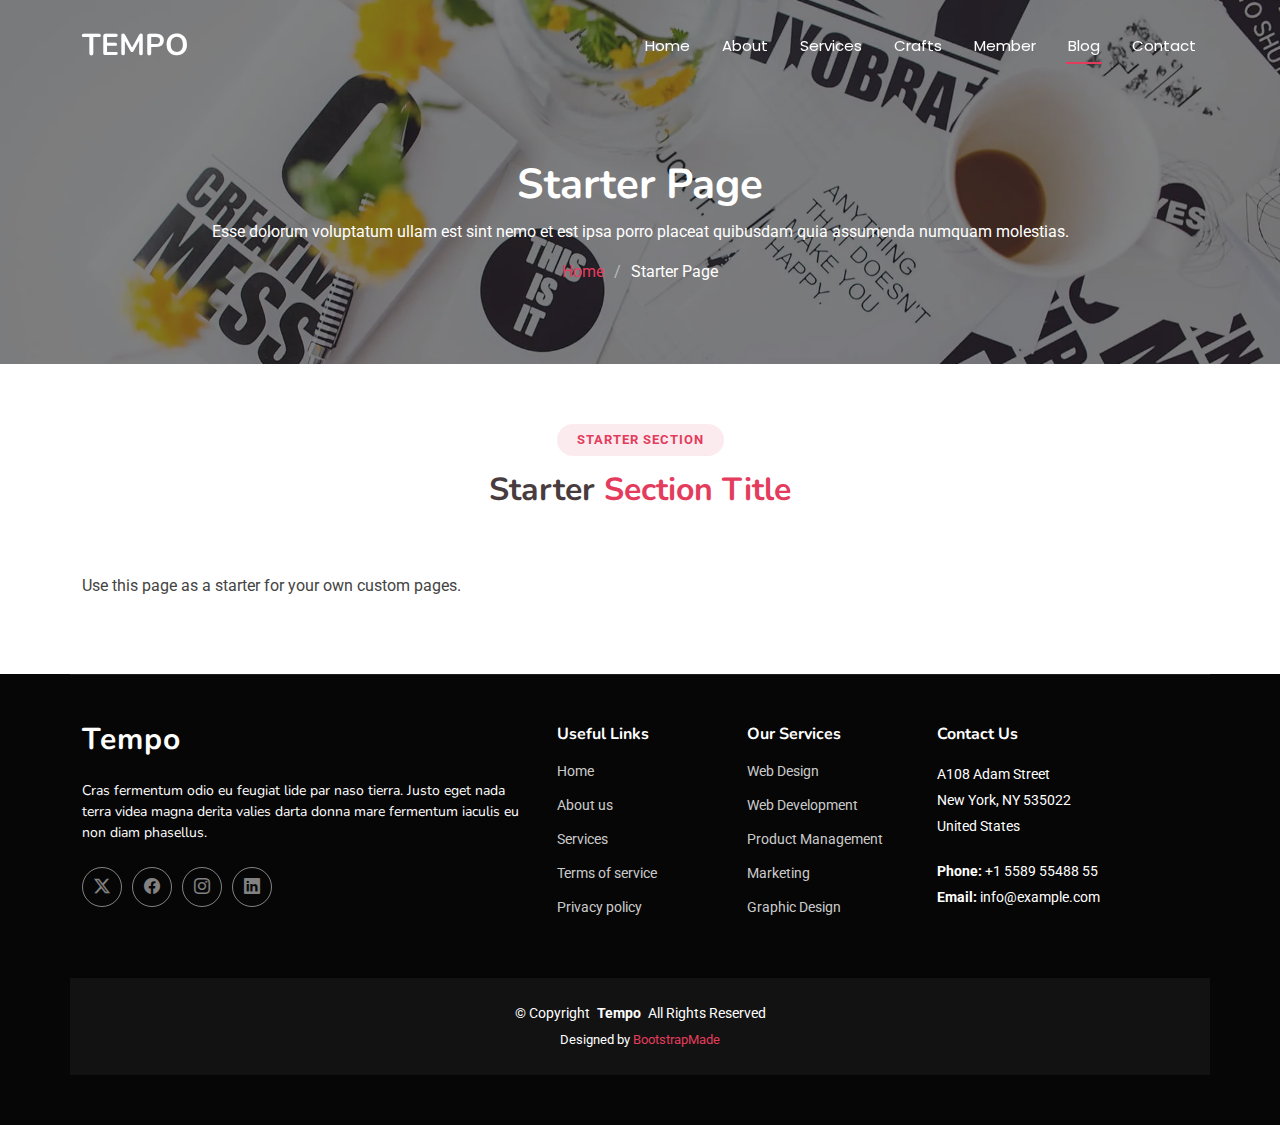
<file: starter-page.html>
<!DOCTYPE html>
<html lang="en">

<head>
  <meta charset="utf-8">
  <meta content="width=device-width, initial-scale=1.0" name="viewport">
  <title>Starter Page - Tempo Bootstrap Template</title>
  <meta name="description" content="">
  <meta name="keywords" content="">

  <!-- Favicons -->
  <link href="assets/img/favicon.png" rel="icon">
  <link href="assets/img/apple-touch-icon.png" rel="apple-touch-icon">

  <!-- Fonts -->
  <link href="https://fonts.googleapis.com" rel="preconnect">
  <link href="https://fonts.gstatic.com" rel="preconnect" crossorigin>
  <link href="https://fonts.googleapis.com/css2?family=Roboto:ital,wght@0,100;0,300;0,400;0,500;0,700;0,900;1,100;1,300;1,400;1,500;1,700;1,900&family=Poppins:ital,wght@0,100;0,200;0,300;0,400;0,500;0,600;0,700;0,800;0,900;1,100;1,200;1,300;1,400;1,500;1,600;1,700;1,800;1,900&family=Nunito:ital,wght@0,200;0,300;0,400;0,500;0,600;0,700;0,800;0,900;1,200;1,300;1,400;1,500;1,600;1,700;1,800;1,900&display=swap" rel="stylesheet">

  <!-- Vendor CSS Files -->
  <link href="assets/vendor/bootstrap/css/bootstrap.min.css" rel="stylesheet">
  <link href="assets/vendor/bootstrap-icons/bootstrap-icons.css" rel="stylesheet">
  <link href="assets/vendor/aos/aos.css" rel="stylesheet">
  <link href="assets/vendor/glightbox/css/glightbox.min.css" rel="stylesheet">
  <link href="assets/vendor/swiper/swiper-bundle.min.css" rel="stylesheet">

  <!-- Main CSS File -->
  <link href="assets/css/main.css" rel="stylesheet">

  <!-- =======================================================
  * Template Name: Tempo
  * Template URL: https://bootstrapmade.com/tempo-free-onepage-bootstrap-theme/
  * Updated: Aug 07 2024 with Bootstrap v5.3.3
  * Author: BootstrapMade.com
  * License: https://bootstrapmade.com/license/
  ======================================================== -->
</head>

<body class="starter-page-page">

  <header id="header" class="header d-flex align-items-center fixed-top">
    <div class="container-fluid container-xl position-relative d-flex align-items-center justify-content-between">

      <a href="index.html" class="logo d-flex align-items-center">
        <!-- Uncomment the line below if you also wish to use an image logo -->
        <!-- <img src="assets/img/logo.png" alt=""> -->
        <h1 class="sitename">Tempo</h1>
      </a>

      <nav id="navmenu" class="navmenu">
        <ul>
          <li><a href="#hero">Home</a></li>
          <li><a href="#about">About</a></li>
          <li><a href="#services">Services</a></li>
          <li><a href="#portfolio">Crafts</a></li>
          <li><a href="#team">Member</a></li>
          <li><a href="blog.html" class="active">Blog</a></li>
          <li><a href="#contact">Contact</a></li>
        </ul>
        <i class="mobile-nav-toggle d-xl-none bi bi-list"></i>
      </nav>

    </div>
  </header>

  <main class="main">

    <!-- Page Title -->
    <div class="page-title dark-background" style="background-image: url(assets/img/page-title-bg.webp);">
      <div class="container position-relative">
        <h1>Starter Page</h1>
        <p>Esse dolorum voluptatum ullam est sint nemo et est ipsa porro placeat quibusdam quia assumenda numquam molestias.</p>
        <nav class="breadcrumbs">
          <ol>
            <li><a href="index.html">Home</a></li>
            <li class="current">Starter Page</li>
          </ol>
        </nav>
      </div>
    </div><!-- End Page Title -->

    <!-- Starter Section Section -->
    <section id="starter-section" class="starter-section section">

      <!-- Section Title -->
      <div class="container section-title" data-aos="fade-up">
        <h2>Starter Section</h2>
        <p><span>Starter</span> <span class="description-title">Section Title<br></span></p>
      </div><!-- End Section Title -->

      <div class="container" data-aos="fade-up">
        <p>Use this page as a starter for your own custom pages.</p>
      </div>

    </section><!-- /Starter Section Section -->

  </main>

  <footer id="footer" class="footer dark-background">

    <div class="container footer-top">
      <div class="row gy-4">
        <div class="col-lg-5 col-md-12 footer-about">
          <a href="index.html" class="logo d-flex align-items-center">
            <span class="sitename">Tempo</span>
          </a>
          <p>Cras fermentum odio eu feugiat lide par naso tierra. Justo eget nada terra videa magna derita valies darta donna mare fermentum iaculis eu non diam phasellus.</p>
          <div class="social-links d-flex mt-4">
            <a href=""><i class="bi bi-twitter-x"></i></a>
            <a href=""><i class="bi bi-facebook"></i></a>
            <a href=""><i class="bi bi-instagram"></i></a>
            <a href=""><i class="bi bi-linkedin"></i></a>
          </div>
        </div>

        <div class="col-lg-2 col-6 footer-links">
          <h4>Useful Links</h4>
          <ul>
            <li><a href="#">Home</a></li>
            <li><a href="#">About us</a></li>
            <li><a href="#">Services</a></li>
            <li><a href="#">Terms of service</a></li>
            <li><a href="#">Privacy policy</a></li>
          </ul>
        </div>

        <div class="col-lg-2 col-6 footer-links">
          <h4>Our Services</h4>
          <ul>
            <li><a href="#">Web Design</a></li>
            <li><a href="#">Web Development</a></li>
            <li><a href="#">Product Management</a></li>
            <li><a href="#">Marketing</a></li>
            <li><a href="#">Graphic Design</a></li>
          </ul>
        </div>

        <div class="col-lg-3 col-md-12 footer-contact text-center text-md-start">
          <h4>Contact Us</h4>
          <p>A108 Adam Street</p>
          <p>New York, NY 535022</p>
          <p>United States</p>
          <p class="mt-4"><strong>Phone:</strong> <span>+1 5589 55488 55</span></p>
          <p><strong>Email:</strong> <span>info@example.com</span></p>
        </div>

      </div>
    </div>

    <div class="container copyright text-center mt-4">
      <p>© <span>Copyright</span> <strong class="px-1 sitename">Tempo</strong> <span>All Rights Reserved</span></p>
      <div class="credits">
        <!-- All the links in the footer should remain intact. -->
        <!-- You can delete the links only if you've purchased the pro version. -->
        <!-- Licensing information: https://bootstrapmade.com/license/ -->
        <!-- Purchase the pro version with working PHP/AJAX contact form: [buy-url] -->
        Designed by <a href="https://bootstrapmade.com/">BootstrapMade</a>
      </div>
    </div>

  </footer>

  <!-- Scroll Top -->
  <a href="#" id="scroll-top" class="scroll-top d-flex align-items-center justify-content-center"><i class="bi bi-arrow-up-short"></i></a>

  <!-- Preloader -->
  <div id="preloader"></div>

  <!-- Vendor JS Files -->
  <script src="assets/vendor/bootstrap/js/bootstrap.bundle.min.js"></script>
  <script src="assets/vendor/php-email-form/validate.js"></script>
  <script src="assets/vendor/aos/aos.js"></script>
  <script src="assets/vendor/glightbox/js/glightbox.min.js"></script>
  <script src="assets/vendor/imagesloaded/imagesloaded.pkgd.min.js"></script>
  <script src="assets/vendor/isotope-layout/isotope.pkgd.min.js"></script>
  <script src="assets/vendor/swiper/swiper-bundle.min.js"></script>

  <!-- Main JS File -->
  <script src="assets/js/main.js"></script>

</body>

</html>
</file>
<file: assets/css/main.css>
/**
* Template Name: Tempo
* Template URL: https://bootstrapmade.com/tempo-free-onepage-bootstrap-theme/
* Updated: Aug 07 2024 with Bootstrap v5.3.3
* Author: BootstrapMade.com
* License: https://bootstrapmade.com/license/
*/

/*--------------------------------------------------------------
# Font & Color Variables
# Help: https://bootstrapmade.com/color-system/
--------------------------------------------------------------*/
/* Fonts */
:root {
  --default-font: "Roboto",  system-ui, -apple-system, "Segoe UI", Roboto, "Helvetica Neue", Arial, "Noto Sans", "Liberation Sans", sans-serif, "Apple Color Emoji", "Segoe UI Emoji", "Segoe UI Symbol", "Noto Color Emoji";
  --heading-font: "Nunito",  sans-serif;
  --nav-font: "Poppins",  sans-serif;
}

/* Global Colors - The following color variables are used throughout the website. Updating them here will change the color scheme of the entire website */
:root { 
  --background-color: #ffffff; /* Background color for the entire website, including individual sections */
  --default-color: #444444; /* Default color used for the majority of the text content across the entire website */
  --heading-color: #493c3e; /* Color for headings, subheadings and title throughout the website */
  --accent-color: #e43c5c; /* Accent color that represents your brand on the website. It's used for buttons, links, and other elements that need to stand out */
  --surface-color: #ffffff; /* The surface color is used as a background of boxed elements within sections, such as cards, icon boxes, or other elements that require a visual separation from the global background. */
  --contrast-color: #ffffff; /* Contrast color for text, ensuring readability against backgrounds of accent, heading, or default colors. */
}

/* Nav Menu Colors - The following color variables are used specifically for the navigation menu. They are separate from the global colors to allow for more customization options */
:root {
  --nav-color: #ffffff;  /* The default color of the main navmenu links */
  --nav-hover-color: #e43c5c; /* Applied to main navmenu links when they are hovered over or active */
  --nav-mobile-background-color: #ffffff; /* Used as the background color for mobile navigation menu */
  --nav-dropdown-background-color: #ffffff; /* Used as the background color for dropdown items that appear when hovering over primary navigation items */
  --nav-dropdown-color: #444444; /* Used for navigation links of the dropdown items in the navigation menu. */
  --nav-dropdown-hover-color: #e43c5c; /* Similar to --nav-hover-color, this color is applied to dropdown navigation links when they are hovered over. */
}

/* Color Presets - These classes override global colors when applied to any section or element, providing reuse of the sam color scheme. */

.light-background {
  --background-color: #f9f9f9;
  --surface-color: #ffffff;
}

.dark-background {
  --background-color: #060606;
  --default-color: #ffffff;
  --heading-color: #ffffff;
  --surface-color: #252525;
  --contrast-color: #ffffff;
}

/* Smooth scroll */
:root {
  scroll-behavior: smooth;
}

/*--------------------------------------------------------------
# General Styling & Shared Classes
--------------------------------------------------------------*/
body {
  color: var(--default-color);
  background-color: var(--background-color);
  font-family: var(--default-font);
}

a {
  color: var(--accent-color);
  text-decoration: none;
  transition: 0.3s;
}

a:hover {
  color: color-mix(in srgb, var(--accent-color), transparent 25%);
  text-decoration: none;
}

h1,
h2,
h3,
h4,
h5,
h6 {
  color: var(--heading-color);
  font-family: var(--heading-font);
}

/* PHP Email Form Messages
------------------------------*/
.php-email-form .error-message {
  display: none;
  background: #df1529;
  color: #ffffff;
  text-align: left;
  padding: 15px;
  margin-bottom: 24px;
  font-weight: 600;
}

.php-email-form .sent-message {
  display: none;
  color: #ffffff;
  background: #059652;
  text-align: center;
  padding: 15px;
  margin-bottom: 24px;
  font-weight: 600;
}

.php-email-form .loading {
  display: none;
  background: var(--surface-color);
  text-align: center;
  padding: 15px;
  margin-bottom: 24px;
}

.php-email-form .loading:before {
  content: "";
  display: inline-block;
  border-radius: 50%;
  width: 24px;
  height: 24px;
  margin: 0 10px -6px 0;
  border: 3px solid var(--accent-color);
  border-top-color: var(--surface-color);
  animation: php-email-form-loading 1s linear infinite;
}

@keyframes php-email-form-loading {
  0% {
    transform: rotate(0deg);
  }

  100% {
    transform: rotate(360deg);
  }
}

/*--------------------------------------------------------------
# Global Header
--------------------------------------------------------------*/
.header {
  --background-color: rgba(255, 255, 255, 0);
  --default-color: #ffffff;
  --heading-color: #ffffff;
  color: var(--default-color);
  background-color: var(--background-color);
  padding: 20px 0;
  transition: all 0.5s;
  z-index: 997;
}

.header .logo {
  line-height: 1;
}

.header .logo img {
  max-height: 32px;
  margin-right: 8px;
}

.header .logo h1 {
  font-size: 30px;
  margin: 0;
  font-weight: 700;
  text-transform: uppercase;
  color: var(--heading-color);
}

.scrolled .header {
  box-shadow: 0px 0 18px rgba(0, 0, 0, 0.1);
}

/* Global Header on Scroll
------------------------------*/
.scrolled .header {
  --background-color: rgba(0, 0, 0, 0.8);
}

/*--------------------------------------------------------------
# Navigation Menu
--------------------------------------------------------------*/
/* Desktop Navigation */
@media (min-width: 1200px) {
  .navmenu {
    padding: 0;
  }

  .navmenu ul {
    margin: 0;
    padding: 0;
    display: flex;
    list-style: none;
    align-items: center;
  }

  .navmenu li {
    position: relative;
  }

  .navmenu>ul>li {
    white-space: nowrap;
    padding: 15px 14px;
  }

  .navmenu>ul>li:last-child {
    padding-right: 0;
  }

  .navmenu a,
  .navmenu a:focus {
    color: var(--nav-color);
    font-size: 15px;
    padding: 0 2px;
    font-family: var(--nav-font);
    font-weight: 400;
    display: flex;
    align-items: center;
    justify-content: space-between;
    white-space: nowrap;
    transition: 0.3s;
    position: relative;
  }

  .navmenu a i,
  .navmenu a:focus i {
    font-size: 12px;
    line-height: 0;
    margin-left: 5px;
    transition: 0.3s;
  }

  .navmenu>ul>li>a:before {
    content: "";
    position: absolute;
    height: 2px;
    bottom: -6px;
    left: 0;
    background-color: var(--nav-hover-color);
    visibility: hidden;
    width: 0px;
    transition: all 0.3s ease-in-out 0s;
  }

  .navmenu a:hover:before,
  .navmenu li:hover>a:before,
  .navmenu .active:before {
    visibility: visible;
    width: 100%;
  }

  .navmenu li:hover>a,
  .navmenu .active,
  .navmenu .active:focus {
    color: var(--nav-color);
  }

  .navmenu .dropdown ul {
    margin: 0;
    padding: 10px 0;
    background: var(--nav-dropdown-background-color);
    display: block;
    position: absolute;
    visibility: hidden;
    left: 14px;
    top: 130%;
    opacity: 0;
    transition: 0.3s;
    border-radius: 4px;
    z-index: 99;
    box-shadow: 0px 0px 30px rgba(0, 0, 0, 0.1);
  }

  .navmenu .dropdown ul li {
    min-width: 200px;
  }

  .navmenu .dropdown ul a {
    padding: 10px 20px;
    font-size: 15px;
    text-transform: none;
    color: var(--nav-dropdown-color);
  }

  .navmenu .dropdown ul a i {
    font-size: 12px;
  }

  .navmenu .dropdown ul a:hover,
  .navmenu .dropdown ul .active:hover,
  .navmenu .dropdown ul li:hover>a {
    color: var(--nav-dropdown-hover-color);
  }

  .navmenu .dropdown:hover>ul {
    opacity: 1;
    top: 100%;
    visibility: visible;
  }

  .navmenu .dropdown .dropdown ul {
    top: 0;
    left: -90%;
    visibility: hidden;
  }

  .navmenu .dropdown .dropdown:hover>ul {
    opacity: 1;
    top: 0;
    left: -100%;
    visibility: visible;
  }
}

/* Mobile Navigation */
@media (max-width: 1199px) {
  .mobile-nav-toggle {
    color: var(--nav-color);
    font-size: 28px;
    line-height: 0;
    margin-right: 10px;
    cursor: pointer;
    transition: color 0.3s;
  }

  .navmenu {
    padding: 0;
    z-index: 9997;
  }

  .navmenu ul {
    display: none;
    list-style: none;
    position: absolute;
    inset: 60px 20px 20px 20px;
    padding: 10px 0;
    margin: 0;
    border-radius: 6px;
    background-color: var(--nav-mobile-background-color);
    border: 1px solid color-mix(in srgb, var(--default-color), transparent 90%);
    box-shadow: none;
    overflow-y: auto;
    transition: 0.3s;
    z-index: 9998;
  }

  .navmenu a,
  .navmenu a:focus {
    color: var(--nav-dropdown-color);
    padding: 10px 20px;
    font-family: var(--nav-font);
    font-size: 17px;
    font-weight: 500;
    display: flex;
    align-items: center;
    justify-content: space-between;
    white-space: nowrap;
    transition: 0.3s;
  }

  .navmenu a i,
  .navmenu a:focus i {
    font-size: 12px;
    line-height: 0;
    margin-left: 5px;
    width: 30px;
    height: 30px;
    display: flex;
    align-items: center;
    justify-content: center;
    border-radius: 50%;
    transition: 0.3s;
    background-color: color-mix(in srgb, var(--accent-color), transparent 90%);
  }

  .navmenu a i:hover,
  .navmenu a:focus i:hover {
    background-color: var(--accent-color);
    color: var(--contrast-color);
  }

  .navmenu a:hover,
  .navmenu .active,
  .navmenu .active:focus {
    color: var(--nav-dropdown-hover-color);
  }

  .navmenu .active i,
  .navmenu .active:focus i {
    background-color: var(--accent-color);
    color: var(--contrast-color);
    transform: rotate(180deg);
  }

  .navmenu .dropdown ul {
    position: static;
    display: none;
    z-index: 99;
    padding: 10px 0;
    margin: 10px 20px;
    background-color: var(--nav-dropdown-background-color);
    transition: all 0.5s ease-in-out;
  }

  .navmenu .dropdown ul ul {
    background-color: rgba(33, 37, 41, 0.1);
  }

  .navmenu .dropdown>.dropdown-active {
    display: block;
    background-color: rgba(33, 37, 41, 0.03);
  }

  .mobile-nav-active {
    overflow: hidden;
  }

  .mobile-nav-active .mobile-nav-toggle {
    color: #fff;
    position: absolute;
    font-size: 32px;
    top: 15px;
    right: 15px;
    margin-right: 0;
    z-index: 9999;
  }

  .mobile-nav-active .navmenu {
    position: fixed;
    overflow: hidden;
    inset: 0;
    background: rgba(33, 37, 41, 0.8);
    transition: 0.3s;
  }

  .mobile-nav-active .navmenu>ul {
    display: block;
  }
}

/*--------------------------------------------------------------
# Global Footer
--------------------------------------------------------------*/
.footer {
  color: var(--default-color);
  background-color: var(--background-color);
  font-size: 14px;
  padding-bottom: 50px;
  position: relative;
}

.footer .footer-top {
  padding-top: 50px;
  border-top: 1px solid color-mix(in srgb, var(--default-color), transparent 90%);
}

.footer .footer-about .logo {
  line-height: 1;
  margin-bottom: 25px;
}

.footer .footer-about .logo img {
  max-height: 40px;
  margin-right: 6px;
}

.footer .footer-about .logo span {
  color: var(--heading-color);
  font-size: 30px;
  font-weight: 700;
  letter-spacing: 1px;
  font-family: var(--heading-font);
}

.footer .footer-about p {
  font-size: 14px;
  font-family: var(--heading-font);
}

.footer .social-links a {
  display: flex;
  align-items: center;
  justify-content: center;
  width: 40px;
  height: 40px;
  border-radius: 50%;
  border: 1px solid color-mix(in srgb, var(--default-color), transparent 50%);
  font-size: 16px;
  color: color-mix(in srgb, var(--default-color), transparent 50%);
  margin-right: 10px;
  transition: 0.3s;
}

.footer .social-links a:hover {
  color: var(--accent-color);
  border-color: var(--accent-color);
}

.footer h4 {
  font-size: 16px;
  font-weight: bold;
  position: relative;
  padding-bottom: 12px;
}

.footer .footer-links {
  margin-bottom: 30px;
}

.footer .footer-links ul {
  list-style: none;
  padding: 0;
  margin: 0;
}

.footer .footer-links ul i {
  padding-right: 2px;
  font-size: 12px;
  line-height: 0;
}

.footer .footer-links ul li {
  padding: 10px 0;
  display: flex;
  align-items: center;
}

.footer .footer-links ul li:first-child {
  padding-top: 0;
}

.footer .footer-links ul a {
  color: color-mix(in srgb, var(--default-color), transparent 20%);
  display: inline-block;
  line-height: 1;
}

.footer .footer-links ul a:hover {
  color: var(--accent-color);
}

.footer .footer-contact p {
  margin-bottom: 5px;
}

.footer .copyright {
  padding-top: 25px;
  padding-bottom: 25px;
  background-color: color-mix(in srgb, var(--default-color), transparent 95%);
}

.footer .copyright p {
  margin-bottom: 0;
}

.footer .credits {
  margin-top: 6px;
  font-size: 13px;
}

/*--------------------------------------------------------------
# Preloader
--------------------------------------------------------------*/
#preloader {
  position: fixed;
  inset: 0;
  z-index: 9999;
  overflow: hidden;
  background-color: var(--background-color);
  transition: all 0.6s ease-out;
}

#preloader:before {
  content: "";
  position: fixed;
  top: calc(50% - 30px);
  left: calc(50% - 30px);
  border: 6px solid var(--accent-color);
  border-top-color: color-mix(in srgb, var(--accent-color), transparent 90%);
  border-radius: 50%;
  width: 60px;
  height: 60px;
  animation: animate-preloader 1s linear infinite;
}

@keyframes animate-preloader {
  0% {
    transform: rotate(0deg);
  }

  100% {
    transform: rotate(360deg);
  }
}

/*--------------------------------------------------------------
# Scroll Top Button
--------------------------------------------------------------*/
.scroll-top {
  position: fixed;
  visibility: hidden;
  opacity: 0;
  right: 15px;
  bottom: -15px;
  z-index: 99999;
  background-color: var(--accent-color);
  width: 44px;
  height: 44px;
  border-radius: 50px;
  transition: all 0.4s;
}

.scroll-top i {
  font-size: 24px;
  color: var(--contrast-color);
  line-height: 0;
}

.scroll-top:hover {
  background-color: color-mix(in srgb, var(--accent-color), transparent 20%);
  color: var(--contrast-color);
}

.scroll-top.active {
  visibility: visible;
  opacity: 1;
  bottom: 15px;
}

/*--------------------------------------------------------------
# Disable aos animation delay on mobile devices
--------------------------------------------------------------*/
@media screen and (max-width: 768px) {
  [data-aos-delay] {
    transition-delay: 0 !important;
  }
}

/*--------------------------------------------------------------
# Global Page Titles & Breadcrumbs
--------------------------------------------------------------*/
.page-title {
  color: var(--default-color);
  background-color: var(--background-color);
  background-size: cover;
  background-position: center;
  background-repeat: no-repeat;
  padding: 160px 0 80px 0;
  text-align: center;
  position: relative;
}

.page-title:before {
  content: "";
  background-color: color-mix(in srgb, var(--background-color), transparent 50%);
  position: absolute;
  inset: 0;
}

.page-title h1 {
  font-size: 42px;
  font-weight: 700;
  margin-bottom: 10px;
}

.page-title .breadcrumbs ol {
  display: flex;
  flex-wrap: wrap;
  list-style: none;
  justify-content: center;
  padding: 0;
  margin: 0;
  font-size: 16px;
  font-weight: 400;
}

.page-title .breadcrumbs ol li+li {
  padding-left: 10px;
}

.page-title .breadcrumbs ol li+li::before {
  content: "/";
  display: inline-block;
  padding-right: 10px;
  color: color-mix(in srgb, var(--default-color), transparent 50%);
}

/*--------------------------------------------------------------
# Global Sections
--------------------------------------------------------------*/
section,
.section {
  color: var(--default-color);
  background-color: var(--background-color);
  padding: 60px 0;
  scroll-margin-top: 92px;
  overflow: clip;
}

@media (max-width: 1199px) {

  section,
  .section {
    scroll-margin-top: 76px;
  }
}

/*--------------------------------------------------------------
# Global Section Titles
--------------------------------------------------------------*/
.section-title {
  text-align: center;
  padding-bottom: 60px;
  position: relative;
}

.section-title h2 {
  font-size: 13px;
  letter-spacing: 1px;
  font-weight: 700;
  padding: 8px 20px;
  margin: 0;
  background: color-mix(in srgb, var(--accent-color), transparent 90%);
  color: var(--accent-color);
  display: inline-block;
  text-transform: uppercase;
  border-radius: 50px;
  font-family: var(--default-font);
}

.section-title p {
  color: var(--heading-color);
  margin: 10px 0 0 0;
  font-size: 32px;
  font-weight: 700;
  font-family: var(--heading-font);
}

.section-title p .description-title {
  color: var(--accent-color);
}

/*--------------------------------------------------------------
# Hero Section
--------------------------------------------------------------*/
.hero {
  width: 100%;
  min-height: 100vh;
  position: relative;
  padding: 80px 0;
  display: flex;
  align-items: center;
  justify-content: center;
}

.hero img {
  position: absolute;
  inset: 0;
  display: block;
  width: 100%;
  height: 100%;
  object-fit: cover;
  z-index: 1;
}

.hero:before {
  content: "";
  background: color-mix(in srgb, var(--background-color), transparent 30%);
  position: absolute;
  inset: 0;
  z-index: 2;
}

.hero .container {
  position: relative;
  z-index: 3;
}

.hero h2 {
  margin: 0;
  font-size: 48px;
  font-weight: 700;
}

.hero p {
  margin: 10px 0 0 0;
  font-size: 24px;
  color: var(--heading-color);
}

.hero .btn-get-started {
  color: var(--default-color);
  font-weight: 400;
  font-size: 14px;
  letter-spacing: 1px;
  display: inline-block;
  padding: 8px 40px;
  margin: 30px 0 0 0;
  border-radius: 50px;
  text-transform: uppercase;
  transition: 0.3s;
  border: 2px solid color-mix(in srgb, var(--default-color), transparent 50%);
}

.hero .btn-get-started:hover {
  color: var(--contrast-color);
  background: var(--accent-color);
  border-color: var(--accent-color);
}

@media (max-width: 768px) {
  .hero h2 {
    font-size: 32px;
  }

  .hero p {
    font-size: 18px;
  }
}

/*--------------------------------------------------------------
# About Section
--------------------------------------------------------------*/
/* Apply a modern, elegant style */
@import url('https://fonts.googleapis.com/css2?family=Playfair+Display:wght@500;700&family=Poppins:wght@300;400;600&display=swap');

.about-us {
    background: #fff; /* Clean white background */
    color: #444;
    padding: 50px 30px;
    text-align: center;
    border-radius: 12px;
    box-shadow: 0px 5px 15px rgba(0, 0, 0, 0.1);
    max-width: 800px;
    margin: auto;
    font-family: 'Poppins', sans-serif;
}

.about-us h2 {
    font-size: 2.8rem;
    font-weight: 700;
    color: #222;
    text-transform: uppercase;
    letter-spacing: 1.5px;
    font-family: 'Playfair Display', serif;
    margin-bottom: 20px;
}

.about-us p {
    font-size: 1.1rem;
    line-height: 1.8;
    color: #555;
    margin-bottom: 15px;
}

.about-us .highlight {
    font-weight: 600;
    color: #d66d75; /* Soft, elegant highlight */
}

.about-us .craft-motto {
    font-style: italic;
    font-size: 1.3rem;
    font-weight: bold;
    color: #444;
    margin-top: 15px;
}

.about-us .cta-button {
    display: inline-block;
    background: linear-gradient(to right, #d66d75, #e29587);
    color: #fff;
    padding: 12px 28px;
    font-size: 1.2rem;
    text-transform: uppercase;
    font-weight: bold;
    border-radius: 30px;
    transition: 0.3s ease-in-out;
    text-decoration: none;
    margin-top: 20px;
    box-shadow: 0px 4px 10px rgba(0, 0, 0, 0.1);
}

.about-us .cta-button:hover {
    background: linear-gradient(to right, #b35a61, #d17868);
    transform: scale(1.05);
}


/*--------------------------------------------------------------
# Services Section
--------------------------------------------------------------*/
.services .service-item {
  background-color: var(--surface-color);
  box-shadow: 0px 0 25px 0 rgba(0, 0, 0, 0.1);
  padding: 50px 30px;
  transition: all 0.3s ease-in-out;
  height: 100%;
  position: relative;
  z-index: 1;
}

.services .service-item:before {
  content: "";
  position: absolute;
  background: var(--accent-color);
  inset: 100% 0 0 0;
  transition: all 0.3s;
  z-index: -1;
}

.services .service-item .icon {
  margin-bottom: 10px;
}

.services .service-item .icon i {
  color: var(--accent-color);
  font-size: 36px;
  transition: ease-in-out 0.3s;
}

.services .service-item h4 {
  font-weight: 700;
  margin-bottom: 15px;
  font-size: 20px;
}

.services .service-item h4 a {
  color: var(--heading-color);
  transition: ease-in-out 0.3s;
}

.services .service-item p {
  line-height: 24px;
  font-size: 14px;
  margin-bottom: 0;
  transition: ease-in-out 0.3s;
}

.services .service-item:hover h4 a,
.services .service-item:hover .icon i,
.services .service-item:hover p {
  color: var(--contrast-color);
}

.services .service-item:hover:before {
  background: var(--accent-color);
  inset: 0;
  border-radius: 0px;
}

/*--------------------------------------------------------------
# Features Section
--------------------------------------------------------------*/
.features {
  padding-top: 0;
}

.features .features-item {
  background-color: var(--surface-color);
  display: flex;
  align-items: center;
  padding: 20px;
  transition: 0.3s;
  border: 1px solid color-mix(in srgb, var(--default-color), transparent 90%);
  position: relative;
}

.features .features-item i {
  font-size: 32px;
  padding-right: 10px;
  line-height: 0;
}

.features .features-item h3 {
  font-weight: 700;
  margin: 0;
  padding: 0;
  line-height: 1;
  font-size: 16px;
}

.features .features-item h3 a {
  color: var(--heading-color);
  transition: 0.3s;
}

.features .features-item:hover {
  border-color: var(--accent-color);
}

.features .features-item:hover h3 a {
  color: var(--accent-color);
}

/*--------------------------------------------------------------
# Call To Action Section
--------------------------------------------------------------*/
.call-to-action {
  padding: 80px 0;
  position: relative;
  clip-path: inset(0);
}

.call-to-action img {
  position: fixed;
  top: 0;
  left: 0;
  display: block;
  width: 100%;
  height: 100%;
  object-fit: cover;
  z-index: 1;
}

.call-to-action:before {
  content: "";
  background: color-mix(in srgb, var(--background-color), transparent 50%);
  position: absolute;
  inset: 0;
  z-index: 2;
}

.call-to-action .container {
  position: relative;
  z-index: 3;
}

.call-to-action h3 {
  font-size: 28px;
  font-weight: 700;
  color: var(--default-color);
}

.call-to-action p {
  color: var(--default-color);
}

.call-to-action .cta-btn {
  font-family: var(--heading-font);
  font-weight: 500;
  font-size: 16px;
  letter-spacing: 1px;
  display: inline-block;
  padding: 12px 40px;
  border-radius: 50px;
  transition: 0.3s;
  margin: 10px;
  border: 2px solid var(--contrast-color);
  color: var(--contrast-color);
}

.call-to-action .cta-btn:hover {
  background: var(--accent-color);
  border: 2px solid var(--accent-color);
}

/*--------------------------------------------------------------
# Portfolio Section
--------------------------------------------------------------*/
.portfolio .portfolio-filters-container {
  margin-bottom: 40px;
}

.portfolio .portfolio-filters {
  display: flex;
  justify-content: center;
  gap: 15px;
  flex-wrap: wrap;
  padding: 0;
  margin: 0;
  list-style: none;
}

.portfolio .portfolio-filters li {
  font-size: 15px;
  font-weight: 500;
  padding: 8px 20px;
  cursor: pointer;
  border-radius: 30px;
  background-color: color-mix(in srgb, var(--surface-color), transparent 50%);
  color: var(--default-color);
  transition: all 0.3s ease-in-out;
}

.portfolio .portfolio-filters li:hover {
  background-color: color-mix(in srgb, var(--accent-color), transparent 85%);
  color: var(--accent-color);
  transform: translateY(-2px);
}

.portfolio .portfolio-filters li.filter-active {
  background-color: var(--accent-color);
  color: var(--contrast-color);
}

.portfolio .portfolio-card {
  background-color: var(--surface-color);
  border-radius: 15px;
  overflow: hidden;
  box-shadow: 0 5px 25px rgba(0, 0, 0, 0.05);
  transition: all 0.3s ease-in-out;
}

.portfolio .portfolio-card:hover {
  transform: translateY(-10px);
  box-shadow: 0 8px 35px rgba(0, 0, 0, 0.1);
}

.portfolio .portfolio-card:hover .portfolio-overlay {
  opacity: 1;
  visibility: visible;
}

.portfolio .portfolio-card:hover .portfolio-overlay .portfolio-actions {
  transform: translateY(0);
}

.portfolio .portfolio-card .portfolio-image {
  position: relative;
  overflow: hidden;
  aspect-ratio: 16/10;
}

.portfolio .portfolio-card .portfolio-image img {
  width: 100%;
  height: 100%;
  object-fit: cover;
  transition: transform 0.6s ease-in-out;
}

.portfolio .portfolio-card .portfolio-overlay {
  position: absolute;
  top: 0;
  left: 0;
  width: 100%;
  height: 100%;
  background: linear-gradient(to top, rgba(0, 0, 0, 0.7), transparent);
  opacity: 0;
  visibility: hidden;
  transition: all 0.4s ease-in-out;
  display: flex;
  align-items: flex-end;
  padding: 20px;
}

.portfolio .portfolio-card .portfolio-overlay .portfolio-actions {
  transform: translateY(20px);
  transition: all 0.4s ease-in-out;
  display: flex;
  gap: 15px;
}

.portfolio .portfolio-card .portfolio-overlay .portfolio-actions a {
  width: 45px;
  height: 45px;
  background-color: var(--surface-color);
  border-radius: 50%;
  display: flex;
  align-items: center;
  justify-content: center;
  color: var(--accent-color);
  font-size: 20px;
  transition: all 0.3s ease;
}

.portfolio .portfolio-card .portfolio-overlay .portfolio-actions a:hover {
  background-color: var(--accent-color);
  color: var(--contrast-color);
  transform: scale(1.1);
}

.portfolio .portfolio-card .portfolio-content {
  padding: 25px;
}

.portfolio .portfolio-card .portfolio-content .category {
  font-size: 14px;
  color: var(--accent-color);
  text-transform: uppercase;
  letter-spacing: 1px;
  font-weight: 500;
  display: block;
  margin-bottom: 10px;
}

.portfolio .portfolio-card .portfolio-content h3 {
  font-size: 20px;
  margin: 0 0 15px;
  font-weight: 600;
  transition: color 0.3s ease;
}

.portfolio .portfolio-card .portfolio-content h3:hover {
  color: var(--accent-color);
}

.portfolio .portfolio-card .portfolio-content p {
  font-size: 15px;
  color: color-mix(in srgb, var(--default-color), transparent 30%);
  margin: 0;
  line-height: 1.6;
}

@media (max-width: 768px) {
  .portfolio .portfolio-filters li {
    font-size: 14px;
    padding: 6px 15px;
  }

  .portfolio .portfolio-card .portfolio-content {
    padding: 20px;
  }

  .portfolio .portfolio-card .portfolio-content h3 {
    font-size: 18px;
  }

  .portfolio .portfolio-card .portfolio-content p {
    font-size: 14px;
  }
}


/*--------------------------------------------------------------
# Pricing Section
--------------------------------------------------------------*/
.pricing {
  padding: 60px 0 120px 0;
}

.pricing .section-title {
  margin-bottom: 40px;
}

.pricing .pricing-item {
  background-color: var(--surface-color);
  box-shadow: 0 3px 20px -2px rgba(0, 0, 0, 0.1);
  padding: 60px 40px;
  height: 100%;
  position: relative;
  border-radius: 15px;
}

.pricing h3 {
  font-weight: 600;
  margin-bottom: 15px;
  font-size: 20px;
  text-align: center;
}

.pricing .icon {
  margin: 30px auto 20px auto;
  width: 70px;
  height: 70px;
  background: var(--accent-color);
  border-radius: 50%;
  display: flex;
  align-items: center;
  justify-content: center;
  transition: 0.3s;
  transform-style: preserve-3d;
}

.pricing .icon i {
  color: var(--background-color);
  font-size: 28px;
  transition: ease-in-out 0.3s;
  line-height: 0;
}

.pricing .icon::before {
  position: absolute;
  content: "";
  height: 86px;
  width: 86px;
  border-radius: 50%;
  background: color-mix(in srgb, var(--accent-color), transparent 80%);
  transition: all 0.3s ease-out 0s;
  transform: translateZ(-1px);
}

.pricing .icon::after {
  position: absolute;
  content: "";
  height: 102px;
  width: 102px;
  border-radius: 50%;
  background: color-mix(in srgb, var(--accent-color), transparent 90%);
  transition: all 0.3s ease-out 0s;
  transform: translateZ(-2px);
}

.pricing h4 {
  font-size: 48px;
  color: var(--accent-color);
  font-weight: 700;
  font-family: var(--heading-font);
  margin-bottom: 25px;
  text-align: center;
}

.pricing h4 sup {
  font-size: 28px;
}

.pricing h4 span {
  color: color-mix(in srgb, var(--default-color), transparent 50%);
  font-size: 18px;
  font-weight: 400;
}

.pricing ul {
  padding: 20px 0;
  list-style: none;
  color: color-mix(in srgb, var(--default-color), transparent 20%);
  text-align: left;
  line-height: 20px;
}

.pricing ul li {
  padding: 10px 0;
  display: flex;
  align-items: center;
}

.pricing ul i {
  color: #059652;
  font-size: 24px;
  padding-right: 3px;
}

.pricing ul .na {
  color: color-mix(in srgb, var(--default-color), transparent 70%);
}

.pricing ul .na i {
  color: color-mix(in srgb, var(--default-color), transparent 70%);
}

.pricing ul .na span {
  text-decoration: line-through;
}

.pricing .buy-btn {
  color: color-mix(in srgb, var(--default-color), transparent 20%);
  display: inline-block;
  padding: 8px 40px 10px 40px;
  border-radius: 50px;
  border: 1px solid color-mix(in srgb, var(--default-color), transparent 80%);
  transition: none;
  font-size: 16px;
  font-weight: 600;
  font-family: var(--heading-font);
  transition: 0.3s;
}

.pricing .buy-btn:hover {
  background-color: var(--accent-color);
  color: var(--contrast-color);
}

.pricing .featured {
  z-index: 10;
  border: 3px solid var(--accent-color);
}

@media (min-width: 992px) {
  .pricing .featured {
    transform: scale(1.15);
  }
}

/*--------------------------------------------------------------
# Faq Section
--------------------------------------------------------------*/
.faq .faq-container .faq-item {
  background-color: var(--surface-color);
  position: relative;
  padding: 20px;
  margin-bottom: 15px;
  border: 1px solid color-mix(in srgb, var(--default-color), transparent 85%);
  border-radius: 5px;
  overflow: hidden;
}

.faq .faq-container .faq-item:last-child {
  margin-bottom: 0;
}

.faq .faq-container .faq-item h3 {
  font-weight: 600;
  font-size: 16px;
  line-height: 24px;
  margin: 0 30px 0 0;
  transition: 0.3s;
  cursor: pointer;
  display: flex;
  align-items: center;
}

.faq .faq-container .faq-item h3 .num {
  color: var(--accent-color);
  padding-right: 5px;
}

.faq .faq-container .faq-item h3:hover {
  color: var(--accent-color);
}

.faq .faq-container .faq-item .faq-content {
  display: grid;
  grid-template-rows: 0fr;
  transition: 0.3s ease-in-out;
  visibility: hidden;
  opacity: 0;
}

.faq .faq-container .faq-item .faq-content p {
  margin-bottom: 0;
  overflow: hidden;
}

.faq .faq-container .faq-item .faq-toggle {
  position: absolute;
  top: 20px;
  right: 20px;
  font-size: 16px;
  line-height: 0;
  transition: 0.3s;
  cursor: pointer;
}

.faq .faq-container .faq-item .faq-toggle:hover {
  color: var(--accent-color);
}

.faq .faq-container .faq-active {
  background-color: color-mix(in srgb, var(--accent-color), transparent 97%);
  border-color: color-mix(in srgb, var(--accent-color), transparent 80%);
}

.faq .faq-container .faq-active h3 {
  color: var(--accent-color);
}

.faq .faq-container .faq-active .faq-content {
  grid-template-rows: 1fr;
  visibility: visible;
  opacity: 1;
  padding-top: 10px;
}

.faq .faq-container .faq-active .faq-toggle {
  transform: rotate(90deg);
  color: var(--accent-color);
}

/*--------------------------------------------------------------
# Team Section
--------------------------------------------------------------*/
.team .team-member {
  background-color: var(--surface-color);
  box-shadow: 0px 2px 15px rgba(0, 0, 0, 0.1);
  overflow: hidden;
  border-radius: 5px;
}

.team .team-member .member-img {
  position: relative;
  overflow: hidden;
}

.team .team-member .social {
  position: absolute;
  left: 0;
  bottom: 0;
  right: 0;
  height: 40px;
  opacity: 0;
  transition: ease-in-out 0.3s;
  background: color-mix(in srgb, var(--background-color), transparent 20%);
  display: flex;
  align-items: center;
  justify-content: center;
}

.team .team-member .social a {
  transition: color 0.3s;
  color: var(--heading-color);
  margin: 0 10px;
  display: inline-flex;
  align-items: center;
  justify-content: center;
}

.team .team-member .social a i {
  line-height: 0;
}

.team .team-member .social a:hover {
  color: var(--accent-color);
}

.team .team-member .social i {
  font-size: 18px;
  margin: 0 2px;
}

.team .team-member .member-info {
  padding: 25px 15px;
  text-align: center;
}

.team .team-member .member-info h4 {
  font-weight: 700;
  margin-bottom: 5px;
  font-size: 18px;
  color: color-mix(in srgb, var(--default-color), transparent 20%);
}

.team .team-member .member-info span {
  display: block;
  font-size: 13px;
  font-weight: 400;
  color: color-mix(in srgb, var(--default-color), transparent 40%);
}

.team .team-member .member-info p {
  font-style: italic;
  font-size: 14px;
  line-height: 26px;
  color: color-mix(in srgb, var(--default-color), transparent 40%);
}

.team .team-member:hover .social {
  opacity: 1;
}

/*--------------------------------------------------------------
# Team 2 Section
--------------------------------------------------------------*/
.team-2 {
  --default-color: #ffffff;
}

.team-2 .member {
  text-align: center;
  position: relative;
  height: 100%;
}

.team-2 .member .member-info {
  opacity: 0;
  display: flex;
  justify-content: center;
  align-items: center;
  position: absolute;
  inset: 0;
  transition: 0.2s;
}

.team-2 .member .member-info-content {
  margin-top: -50px;
  transition: margin 0.2s;
}

.team-2 .member:hover .member-info {
  background: rgba(0, 0, 0, 0.6);
  opacity: 1;
  transition: 0.4s;
}

.team-2 .member:hover .member-info-content {
  margin-top: 0;
  transition: margin 0.4s;
}

.team-2 .member h4 {
  color: var(--contrast-color);
  font-weight: 700;
  margin-bottom: 2px;
  font-size: 18px;
}

.team-2 .member span {
  font-style: Montserrat;
  display: block;
  font-size: 13px;
}

.team-2 .member .social {
  margin-top: 15px;
}

.team-2 .member .social a {
  transition: 0.3s;
  color: var(--default-color);
}

.team-2 .member .social a:hover {
  color: var(--accent-color);
}

.team-2 .member .social i {
  font-size: 18px;
  margin: 0 2px;
}

/*--------------------------------------------------------------
# Contact Section
--------------------------------------------------------------*/
.contact .info-item+.info-item {
  margin-top: 40px;
}

.contact .info-item i {
  color: var(--contrast-color);
  background: var(--accent-color);
  font-size: 20px;
  width: 44px;
  height: 44px;
  display: flex;
  justify-content: center;
  align-items: center;
  border-radius: 50px;
  transition: all 0.3s ease-in-out;
  margin-right: 15px;
}

.contact .info-item h3 {
  padding: 0;
  font-size: 18px;
  font-weight: 700;
  margin-bottom: 5px;
}

.contact .info-item p {
  padding: 0;
  margin-bottom: 0;
  font-size: 14px;
}

.contact .php-email-form {
  height: 100%;
}

.contact .php-email-form input[type=text],
.contact .php-email-form input[type=email],
.contact .php-email-form textarea {
  font-size: 14px;
  padding: 10px 15px;
  box-shadow: none;
  border-radius: 0;
  color: var(--default-color);
  background-color: color-mix(in srgb, var(--background-color), transparent 50%);
  border-color: color-mix(in srgb, var(--default-color), transparent 80%);
}

.contact .php-email-form input[type=text]:focus,
.contact .php-email-form input[type=email]:focus,
.contact .php-email-form textarea:focus {
  border-color: var(--accent-color);
}

.contact .php-email-form input[type=text]::placeholder,
.contact .php-email-form input[type=email]::placeholder,
.contact .php-email-form textarea::placeholder {
  color: color-mix(in srgb, var(--default-color), transparent 70%);
}

.contact .php-email-form button[type=submit] {
  color: var(--contrast-color);
  background: var(--accent-color);
  border: 0;
  padding: 10px 30px;
  transition: 0.4s;
  border-radius: 50px;
}

.contact .php-email-form button[type=submit]:hover {
  background: color-mix(in srgb, var(--accent-color), transparent 20%);
}

/*--------------------------------------------------------------
# Portfolio Details Section
--------------------------------------------------------------*/
.portfolio-details .portfolio-details-slider img {
  width: 100%;
}

.portfolio-details .swiper-wrapper {
  height: auto;
}

.portfolio-details .swiper-button-prev,
.portfolio-details .swiper-button-next {
  width: 48px;
  height: 48px;
}

.portfolio-details .swiper-button-prev:after,
.portfolio-details .swiper-button-next:after {
  color: rgba(255, 255, 255, 0.8);
  background-color: rgba(0, 0, 0, 0.15);
  font-size: 24px;
  border-radius: 50%;
  width: 48px;
  height: 48px;
  display: flex;
  align-items: center;
  justify-content: center;
  transition: 0.3s;
}

.portfolio-details .swiper-button-prev:hover:after,
.portfolio-details .swiper-button-next:hover:after {
  background-color: rgba(0, 0, 0, 0.3);
}

@media (max-width: 575px) {

  .portfolio-details .swiper-button-prev,
  .portfolio-details .swiper-button-next {
    display: none;
  }
}

.portfolio-details .swiper-pagination {
  margin-top: 20px;
  position: relative;
}

.portfolio-details .swiper-pagination .swiper-pagination-bullet {
  width: 10px;
  height: 10px;
  background-color: color-mix(in srgb, var(--default-color), transparent 85%);
  opacity: 1;
}

.portfolio-details .swiper-pagination .swiper-pagination-bullet-active {
  background-color: var(--accent-color);
}

.portfolio-details .portfolio-info h3 {
  font-size: 22px;
  font-weight: 700;
  margin-bottom: 20px;
  padding-bottom: 20px;
  position: relative;
}

.portfolio-details .portfolio-info h3:after {
  content: "";
  position: absolute;
  display: block;
  width: 50px;
  height: 3px;
  background: var(--accent-color);
  left: 0;
  bottom: 0;
}

.portfolio-details .portfolio-info ul {
  list-style: none;
  padding: 0;
  font-size: 15px;
}

.portfolio-details .portfolio-info ul li {
  display: flex;
  flex-direction: column;
  padding-bottom: 15px;
}

.portfolio-details .portfolio-info ul strong {
  text-transform: uppercase;
  font-weight: 400;
  color: color-mix(in srgb, var(--default-color), transparent 50%);
  font-size: 14px;
}

.portfolio-details .portfolio-info .btn-visit {
  padding: 8px 40px;
  background: var(--accent-color);
  color: var(--contrast-color);
  border-radius: 50px;
  transition: 0.3s;
}

.portfolio-details .portfolio-info .btn-visit:hover {
  background: color-mix(in srgb, var(--accent-color), transparent 20%);
}

.portfolio-details .portfolio-description h2 {
  font-size: 26px;
  font-weight: 700;
  margin-bottom: 20px;
}

.portfolio-details .portfolio-description p {
  padding: 0;
}

.portfolio-details .portfolio-description .testimonial-item {
  padding: 30px 30px 0 30px;
  position: relative;
  background: color-mix(in srgb, var(--default-color), transparent 97%);
  margin-bottom: 50px;
}

.portfolio-details .portfolio-description .testimonial-item .testimonial-img {
  width: 90px;
  border-radius: 50px;
  border: 6px solid var(--background-color);
  float: left;
  margin: 0 10px 0 0;
}

.portfolio-details .portfolio-description .testimonial-item h3 {
  font-size: 18px;
  font-weight: bold;
  margin: 15px 0 5px 0;
  padding-top: 20px;
}

.portfolio-details .portfolio-description .testimonial-item h4 {
  font-size: 14px;
  color: #6c757d;
  margin: 0;
}

.portfolio-details .portfolio-description .testimonial-item .quote-icon-left,
.portfolio-details .portfolio-description .testimonial-item .quote-icon-right {
  color: color-mix(in srgb, var(--accent-color), transparent 50%);
  font-size: 26px;
  line-height: 0;
}

.portfolio-details .portfolio-description .testimonial-item .quote-icon-left {
  display: inline-block;
  left: -5px;
  position: relative;
}

.portfolio-details .portfolio-description .testimonial-item .quote-icon-right {
  display: inline-block;
  right: -5px;
  position: relative;
  top: 10px;
  transform: scale(-1, -1);
}

.portfolio-details .portfolio-description .testimonial-item p {
  font-style: italic;
  margin: 0 0 15px 0 0 0;
  padding: 0;
}

/*--------------------------------------------------------------
# Service Details Section
--------------------------------------------------------------*/
.service-details .service-box {
  background-color: var(--surface-color);
  padding: 20px;
  box-shadow: 0px 2px 20px rgba(0, 0, 0, 0.1);
}

.service-details .service-box+.service-box {
  margin-top: 30px;
}

.service-details .service-box h4 {
  font-size: 20px;
  font-weight: 700;
  border-bottom: 2px solid color-mix(in srgb, var(--default-color), transparent 92%);
  padding-bottom: 15px;
  margin-bottom: 15px;
}

.service-details .services-list {
  background-color: var(--surface-color);
}

.service-details .services-list a {
  color: color-mix(in srgb, var(--default-color), transparent 20%);
  background-color: color-mix(in srgb, var(--default-color), transparent 96%);
  display: flex;
  align-items: center;
  padding: 12px 15px;
  margin-top: 15px;
  transition: 0.3s;
}

.service-details .services-list a:first-child {
  margin-top: 0;
}

.service-details .services-list a i {
  font-size: 16px;
  margin-right: 8px;
  color: var(--accent-color);
}

.service-details .services-list a.active {
  color: var(--contrast-color);
  background-color: var(--accent-color);
}

.service-details .services-list a.active i {
  color: var(--contrast-color);
}

.service-details .services-list a:hover {
  background-color: color-mix(in srgb, var(--accent-color), transparent 95%);
  color: var(--accent-color);
}

.service-details .download-catalog a {
  color: var(--default-color);
  display: flex;
  align-items: center;
  padding: 10px 0;
  transition: 0.3s;
  border-top: 1px solid color-mix(in srgb, var(--default-color), transparent 90%);
}

.service-details .download-catalog a:first-child {
  border-top: 0;
  padding-top: 0;
}

.service-details .download-catalog a:last-child {
  padding-bottom: 0;
}

.service-details .download-catalog a i {
  font-size: 24px;
  margin-right: 8px;
  color: var(--accent-color);
}

.service-details .download-catalog a:hover {
  color: var(--accent-color);
}

.service-details .help-box {
  background-color: var(--accent-color);
  color: var(--contrast-color);
  margin-top: 30px;
  padding: 30px 15px;
}

.service-details .help-box .help-icon {
  font-size: 48px;
}

.service-details .help-box h4,
.service-details .help-box a {
  color: var(--contrast-color);
}

.service-details .services-img {
  margin-bottom: 20px;
}

.service-details h3 {
  font-size: 26px;
  font-weight: 700;
}

.service-details p {
  font-size: 15px;
}

.service-details ul {
  list-style: none;
  padding: 0;
  font-size: 15px;
}

.service-details ul li {
  padding: 5px 0;
  display: flex;
  align-items: center;
}

.service-details ul i {
  font-size: 20px;
  margin-right: 8px;
  color: var(--accent-color);
}

/*--------------------------------------------------------------
# Blog Posts Section
--------------------------------------------------------------*/
.blog-posts article {
  background-color: var(--surface-color);
  box-shadow: 0 4px 16px rgba(0, 0, 0, 0.1);
  padding: 30px;
  height: 100%;
  border-radius: 10px;
  overflow: hidden;
}

.blog-posts .post-img {
  max-height: 240px;
  margin: -30px -30px 15px -30px;
  overflow: hidden;
}

.blog-posts .post-category {
  font-size: 16px;
  color: color-mix(in srgb, var(--default-color), transparent 40%);
  margin-bottom: 10px;
}

.blog-posts .title {
  font-size: 20px;
  font-weight: 700;
  padding: 0;
  margin: 0 0 20px 0;
}

.blog-posts .title a {
  color: var(--heading-color);
  transition: 0.3s;
}

.blog-posts .title a:hover {
  color: var(--accent-color);
}

.blog-posts .post-author-img {
  width: 50px;
  border-radius: 50%;
  margin-right: 15px;
}

.blog-posts .post-author {
  font-weight: 600;
  margin-bottom: 5px;
}

.blog-posts .post-date {
  font-size: 14px;
  color: color-mix(in srgb, var(--default-color), transparent 40%);
  margin-bottom: 0;
}

/*--------------------------------------------------------------
# Blog Pagination Section
--------------------------------------------------------------*/
.blog-pagination {
  padding-top: 0;
  color: color-mix(in srgb, var(--default-color), transparent 40%);
}

.blog-pagination ul {
  display: flex;
  padding: 0;
  margin: 0;
  list-style: none;
}

.blog-pagination li {
  margin: 0 5px;
  transition: 0.3s;
}

.blog-pagination li a {
  color: var(--accent-color);
  display: flex;
  align-items: center;
  justify-content: center;
  width: 36px;
  height: 36px;
  border-radius: 50%;
  border: 1px solid var(--accent-color);
}

.blog-pagination li a.active,
.blog-pagination li a:hover {
  background: var(--accent-color);
  color: var(--contrast-color);
}

.blog-pagination li a.active a,
.blog-pagination li a:hover a {
  color: var(--contrast-color);
}

/*--------------------------------------------------------------
# Blog Details Section
--------------------------------------------------------------*/
.blog-details {
  padding-bottom: 30px;
}

.blog-details .article {
  background-color: var(--surface-color);
  padding: 30px;
  box-shadow: 0 4px 16px rgba(0, 0, 0, 0.1);
}

.blog-details .post-img {
  margin: -30px -30px 20px -30px;
  overflow: hidden;
}

.blog-details .title {
  color: var(--heading-color);
  font-size: 28px;
  font-weight: 700;
  padding: 0;
  margin: 30px 0;
}

.blog-details .content {
  margin-top: 20px;
}

.blog-details .content h3 {
  font-size: 22px;
  margin-top: 30px;
  font-weight: bold;
}

.blog-details .content blockquote {
  overflow: hidden;
  background-color: color-mix(in srgb, var(--default-color), transparent 95%);
  padding: 60px;
  position: relative;
  text-align: center;
  margin: 20px 0;
}

.blog-details .content blockquote p {
  color: var(--default-color);
  line-height: 1.6;
  margin-bottom: 0;
  font-style: italic;
  font-weight: 500;
  font-size: 22px;
}

.blog-details .content blockquote:after {
  content: "";
  position: absolute;
  left: 0;
  top: 0;
  bottom: 0;
  width: 3px;
  background-color: var(--accent-color);
  margin-top: 20px;
  margin-bottom: 20px;
}

.blog-details .meta-top {
  margin-top: 20px;
  color: color-mix(in srgb, var(--default-color), transparent 40%);
}

.blog-details .meta-top ul {
  display: flex;
  flex-wrap: wrap;
  list-style: none;
  align-items: center;
  padding: 0;
  margin: 0;
}

.blog-details .meta-top ul li+li {
  padding-left: 20px;
}

.blog-details .meta-top i {
  font-size: 16px;
  margin-right: 8px;
  line-height: 0;
  color: color-mix(in srgb, var(--default-color), transparent 40%);
}

.blog-details .meta-top a {
  color: color-mix(in srgb, var(--default-color), transparent 40%);
  font-size: 14px;
  display: inline-block;
  line-height: 1;
}

.blog-details .meta-bottom {
  padding-top: 10px;
  border-top: 1px solid color-mix(in srgb, var(--default-color), transparent 90%);
}

.blog-details .meta-bottom i {
  color: color-mix(in srgb, var(--default-color), transparent 40%);
  display: inline;
}

.blog-details .meta-bottom a {
  color: color-mix(in srgb, var(--default-color), transparent 40%);
  transition: 0.3s;
}

.blog-details .meta-bottom a:hover {
  color: var(--accent-color);
}

.blog-details .meta-bottom .cats {
  list-style: none;
  display: inline;
  padding: 0 20px 0 0;
  font-size: 14px;
}

.blog-details .meta-bottom .cats li {
  display: inline-block;
}

.blog-details .meta-bottom .tags {
  list-style: none;
  display: inline;
  padding: 0;
  font-size: 14px;
}

.blog-details .meta-bottom .tags li {
  display: inline-block;
}

.blog-details .meta-bottom .tags li+li::before {
  padding-right: 6px;
  color: var(--default-color);
  content: ",";
}

.blog-details .meta-bottom .share {
  font-size: 16px;
}

.blog-details .meta-bottom .share i {
  padding-left: 5px;
}

/*--------------------------------------------------------------
# Blog Comments Section
--------------------------------------------------------------*/
.blog-comments {
  padding: 10px 0;
}

.blog-comments .comments-count {
  font-weight: bold;
}

.blog-comments .comment {
  margin-top: 30px;
  position: relative;
}

.blog-comments .comment .comment-img {
  margin-right: 14px;
}

.blog-comments .comment .comment-img img {
  width: 60px;
}

.blog-comments .comment h5 {
  font-size: 16px;
  margin-bottom: 2px;
}

.blog-comments .comment h5 a {
  font-weight: bold;
  color: var(--default-color);
  transition: 0.3s;
}

.blog-comments .comment h5 a:hover {
  color: var(--accent-color);
}

.blog-comments .comment h5 .reply {
  padding-left: 10px;
  color: color-mix(in srgb, var(--default-color), transparent 20%);
}

.blog-comments .comment h5 .reply i {
  font-size: 20px;
}

.blog-comments .comment time {
  display: block;
  font-size: 14px;
  color: color-mix(in srgb, var(--default-color), transparent 40%);
  margin-bottom: 5px;
}

.blog-comments .comment.comment-reply {
  padding-left: 40px;
}

/*--------------------------------------------------------------
# Comment Form Section
--------------------------------------------------------------*/
.comment-form {
  padding-top: 10px;
}

.comment-form form {
  background-color: var(--surface-color);
  margin-top: 30px;
  padding: 30px;
  box-shadow: 0 4px 16px rgba(0, 0, 0, 0.1);
}

.comment-form form h4 {
  font-weight: bold;
  font-size: 22px;
}

.comment-form form p {
  font-size: 14px;
}

.comment-form form input {
  background-color: var(--surface-color);
  color: var(--default-color);
  border: 1px solid color-mix(in srgb, var(--default-color), transparent 70%);
  font-size: 14px;
  border-radius: 4px;
  padding: 10px 10px;
}

.comment-form form input:focus {
  color: var(--default-color);
  background-color: var(--surface-color);
  box-shadow: none;
  border-color: var(--accent-color);
}

.comment-form form input::placeholder {
  color: color-mix(in srgb, var(--default-color), transparent 50%);
}

.comment-form form textarea {
  background-color: var(--surface-color);
  color: var(--default-color);
  border: 1px solid color-mix(in srgb, var(--default-color), transparent 70%);
  border-radius: 4px;
  padding: 10px 10px;
  font-size: 14px;
  height: 120px;
}

.comment-form form textarea:focus {
  color: var(--default-color);
  box-shadow: none;
  border-color: var(--accent-color);
  background-color: var(--surface-color);
}

.comment-form form textarea::placeholder {
  color: color-mix(in srgb, var(--default-color), transparent 50%);
}

.comment-form form .form-group {
  margin-bottom: 25px;
}

.comment-form form .btn-primary {
  border-radius: 4px;
  padding: 10px 20px;
  border: 0;
  background-color: var(--accent-color);
  color: var(--contrast-color);
}

.comment-form form .btn-primary:hover {
  color: var(--contrast-color);
  background-color: color-mix(in srgb, var(--accent-color), transparent 20%);
}

/*--------------------------------------------------------------
# Starter Section Section
--------------------------------------------------------------*/

  /* Add your styles here */


/*--------------------------------------------------------------
# Widgets
--------------------------------------------------------------*/
.widgets-container {
  margin: 60px 0 30px 0;
}

.widget-title {
  color: var(--heading-color);
  font-size: 20px;
  font-weight: 600;
  padding: 0 0 0 10px;
  margin: 0 0 20px 0;
  border-left: 4px solid var(--accent-color);
}

.widget-item {
  margin-bottom: 30px;
  background-color: color-mix(in srgb, var(--default-color), transparent 98%);
  border: 1px solid color-mix(in srgb, var(--default-color), transparent 90%);
  padding: 30px;
  border-radius: 5px;
}

.widget-item:last-child {
  margin-bottom: 0;
}

.blog-author-widget img {
  max-width: 160px;
}

.blog-author-widget h4 {
  font-weight: 600;
  font-size: 24px;
  margin: 15px 0 0 0;
  padding: 0;
  color: color-mix(in srgb, var(--default-color), transparent 20%);
}

.blog-author-widget .social-links {
  margin: 5px 0;
}

.blog-author-widget .social-links a {
  color: color-mix(in srgb, var(--default-color), transparent 60%);
  margin: 0 3px;
  font-size: 18px;
}

.blog-author-widget .social-links a:hover {
  color: var(--accent-color);
}

.blog-author-widget p {
  font-style: italic;
  color: color-mix(in srgb, var(--default-color), transparent 30%);
  margin: 10px 0 0 0;
}

.search-widget form {
  background: var(--background-color);
  border: 1px solid color-mix(in srgb, var(--default-color), transparent 75%);
  padding: 3px 10px;
  position: relative;
  border-radius: 50px;
  transition: 0.3s;
}

.search-widget form input[type=text] {
  border: 0;
  padding: 4px 10px;
  border-radius: 4px;
  width: calc(100% - 40px);
  background-color: var(--background-color);
  color: var(--default-color);
}

.search-widget form input[type=text]:focus {
  outline: none;
}

.search-widget form button {
  background: none;
  color: var(--default-color);
  position: absolute;
  top: 0;
  right: 0;
  bottom: 0;
  border: 0;
  font-size: 16px;
  padding: 0 16px;
  transition: 0.3s;
  line-height: 0;
}

.search-widget form button i {
  line-height: 0;
}

.search-widget form button:hover {
  color: var(--accent-color);
}

.search-widget form:is(:focus-within) {
  border-color: var(--accent-color);
}

.recent-posts-widget .post-item {
  display: flex;
  margin-bottom: 15px;
}

.recent-posts-widget .post-item:last-child {
  margin-bottom: 0;
}

.recent-posts-widget .post-item img {
  width: 80px;
  margin-right: 15px;
}

.recent-posts-widget .post-item h4 {
  font-size: 15px;
  font-weight: bold;
  margin-bottom: 5px;
}

.recent-posts-widget .post-item h4 a {
  color: var(--default-color);
  transition: 0.3s;
}

.recent-posts-widget .post-item h4 a:hover {
  color: var(--accent-color);
}

.recent-posts-widget .post-item time {
  display: block;
  font-style: italic;
  font-size: 14px;
  color: color-mix(in srgb, var(--default-color), transparent 50%);
}

.tags-widget ul {
  list-style: none;
  padding: 0;
  margin: 0;
}

.tags-widget ul li {
  display: inline-block;
}

.tags-widget ul a {
  background-color: color-mix(in srgb, var(--default-color), transparent 94%);
  color: color-mix(in srgb, var(--default-color), transparent 30%);
  border-radius: 50px;
  font-size: 14px;
  padding: 5px 15px;
  margin: 0 6px 8px 0;
  display: inline-block;
  transition: 0.3s;
}

.tags-widget ul a:hover {
  background: var(--accent-color);
  color: var(--contrast-color);
}

.tags-widget ul a span {
  padding-left: 5px;
  color: color-mix(in srgb, var(--default-color), transparent 60%);
  font-size: 14px;
}
.custom-modal-size {
  max-width: 450px; /* Adjust width to match your portfolio item */
}

.modal-content {
  border-radius: 10px; /* Rounded edges */
}

.video-wrapper {
  width: 100%;
  max-width: 400px; /* Matches the portfolio card width */
  height: 200px; /* Matches portfolio item height */
  margin: auto;
}
</file>
